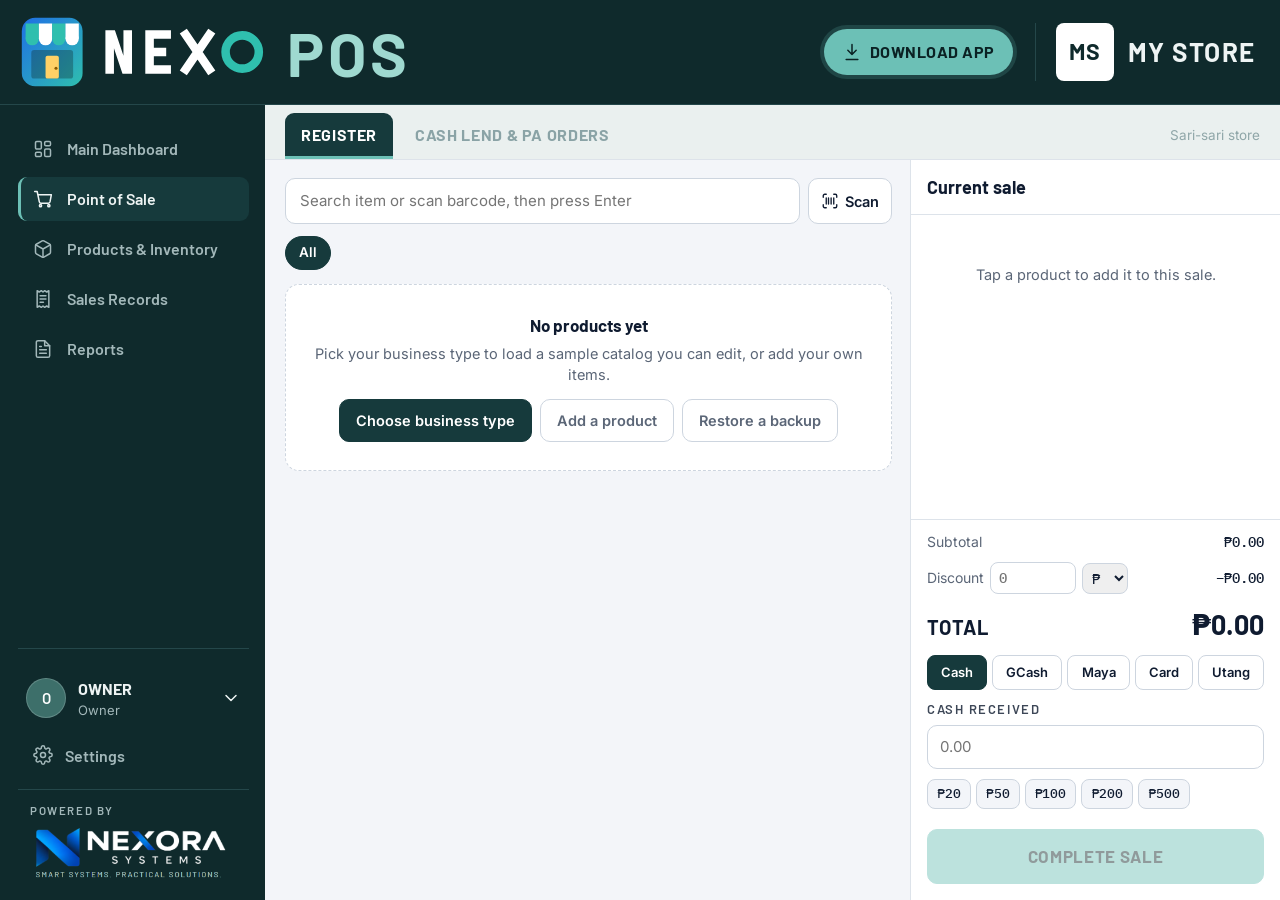
<file: nexo-pos/index.html>
<!doctype html><html><head><meta charset=utf8><meta name=viewport content="width=device-width,initial-scale=1,viewport-fit=cover"><style>:root{color-scheme:light;box-sizing:border-box;padding-top:env(safe-area-inset-top,0px);padding-bottom:env(safe-area-inset-bottom,0px)}html{scroll-padding-top:env(safe-area-inset-top,0px)}body{margin:0;padding:0;font:14px -apple-system,BlinkMacSystemFont,sans-serif;background:#fff;color:#000}img{max-width:100%}[hidden]:not([hidden=until-found i]){display:none!important}</style></head><body>
<title>NEXO POS</title>
<meta name="claude:viewport-fit-sides" content="cover">
<link rel="icon" type="image/svg+xml" href="[data-uri]">
<link rel="stylesheet" href="fonts/fonts.css">
<link rel="manifest" href="manifest.webmanifest">
<meta name="theme-color" content="#0f2a2c">
<meta name="apple-mobile-web-app-capable" content="yes">
<meta name="mobile-web-app-capable" content="yes">
<meta name="apple-mobile-web-app-title" content="NEXO POS">
<link rel="apple-touch-icon" href="icons/apple-180.png">
<style>
/* Layout: Nexora system shell. Dark teal header + left sidebar (account and Settings pinned at the bottom); light content with sub-tab bar, eyebrow page head and white cards. Single light theme on purpose, matching the Nexora product family. */
:root{
  --chrome:#0f2a2c; --chrome-2:#163a3c; --chrome-line:#24474a; --chrome-ink:#eef4f4; --chrome-muted:#a3b8ba; --teal:#6cc0b6;
  --bg:#f3f5f9; --surface:#ffffff; --line:#dde3ea; --ink:#0f1b30; --muted:#5b6677; --eyebrow:#1550b0; --tabbar:#eaf0ef;
  --primary:#163a3c; --primary-ink:#ffffff; --soft:#e3efee;
  --good:#1a7a4c; --good-soft:#dcf1e5; --warn:#a35d00; --warn-soft:#fbead0; --bad:#b4302a; --bad-soft:#f7dedb;
  --f-head:"Barlow","Arial Narrow","Segoe UI",system-ui,sans-serif;
  --f-body:"Inter","Segoe UI",system-ui,-apple-system,sans-serif;
  --f-mono:"IBM Plex Mono",ui-monospace,Menlo,Consolas,monospace;
  color-scheme:light;
}
html,body{height:100%}
body{background:var(--bg);color:var(--ink);font-family:var(--f-body);font-size:14.5px;line-height:1.45;overflow:hidden}
body::before{content:"";position:fixed;inset:0 0 auto;height:env(safe-area-inset-top,0px);z-index:10;background:var(--chrome)}
*{box-sizing:border-box}
button,input,select{font:inherit;color:inherit}
button{cursor:pointer}
:focus-visible{outline:2px solid var(--teal);outline-offset:2px}
h1,h2,h3{margin:0;font-family:var(--f-head);text-wrap:balance}
.num{font-variant-numeric:tabular-nums}
.mono{font-family:var(--f-mono);font-variant-numeric:tabular-nums}
.muted{color:var(--muted)}
svg.ic{width:20px;height:20px;fill:none;stroke:currentColor;stroke-width:1.8;stroke-linecap:round;stroke-linejoin:round;flex:none}

.app{height:100%;display:flex;flex-direction:column}
/* Header */
.hdr{background:var(--chrome);color:var(--chrome-ink);display:flex;align-items:center;gap:22px;border-bottom:1px solid var(--chrome-line);
  padding-block:14px;padding-left:max(18px,env(safe-area-inset-left,0px));padding-right:max(24px,env(safe-area-inset-right,0px))}
.hdr-logo{display:block;height:88px;width:auto;flex:none}
.hdr-div{width:1px;align-self:stretch;background:var(--chrome-line);flex:none}
.hdr-brand{flex:1;min-width:0;display:flex;align-items:center;justify-content:flex-start;gap:18px}
.poweredby{display:flex;flex-direction:column;gap:6px;padding:12px 12px 4px;margin-top:6px;border-top:1px solid var(--chrome-line)}
.poweredby span{font-family:var(--f-head);font-size:11.5px;font-weight:600;letter-spacing:.14em;text-transform:uppercase;color:var(--chrome-muted)}
.poweredby img{width:100%;max-width:200px;height:auto;display:block}
.hdr-nexo{height:76px;width:auto;flex:none;display:block}
.hdr-title{font-family:var(--f-head);font-weight:700;font-size:62px;letter-spacing:.06em;color:#9fd9d0;line-height:1;flex:none;text-transform:uppercase}
.hdr-client{display:flex;align-items:center;gap:14px;flex:0 1 auto;min-width:0;padding-left:20px;border-left:1px solid var(--chrome-line)}
.cwrap{min-width:0;display:flex;flex-direction:column;gap:3px}
.clbl{font-family:var(--f-head);font-weight:600;font-size:11.5px;letter-spacing:.16em;text-transform:uppercase;color:var(--chrome-muted)}
.clogo{width:58px;height:58px;border-radius:8px;background:#fff;display:grid;place-items:center;overflow:hidden;flex:none}
.clogo img{width:100%;height:100%;object-fit:contain}
.clogo .ini{font-family:var(--f-head);font-weight:700;font-size:23px;color:var(--chrome);letter-spacing:.02em}
.logoedit{display:flex;gap:18px;align-items:center;flex-wrap:wrap}
.logoedit .clogo{width:96px;height:96px;border:1px solid var(--line)}
.logoedit .clogo .ini{font-size:36px}
.filebtn{position:relative;overflow:hidden}
.filebtn input{position:absolute;inset:0;opacity:0;cursor:pointer}
.feerow{display:flex;gap:8px}.feerow .rate{position:relative;flex:0 0 96px}.feerow .rate input{width:100%;padding-right:28px}.feerow .rate i{position:absolute;right:12px;top:50%;transform:translateY(-50%);font-style:normal;color:var(--muted);pointer-events:none}.feerow>input{flex:1;min-width:0}
.scanphoto{display:flex;justify-content:center;align-items:center;gap:8px;width:100%;min-height:48px}
.cname{font-family:var(--f-head);font-weight:700;font-size:26px;letter-spacing:.06em;text-transform:uppercase;max-width:min(36vw,380px);line-height:1.1;white-space:nowrap;overflow:hidden;text-overflow:ellipsis;min-width:0}
.dlapp{display:inline-flex;align-items:center;gap:8px;flex:none;border:0;border-radius:999px;background:var(--teal);color:#0b2224;font-family:var(--f-head);font-weight:700;font-size:16px;letter-spacing:.03em;text-transform:uppercase;padding:11px 18px;box-shadow:0 0 0 4px rgba(108,192,182,.18)}.dlapp:hover{filter:brightness(1.06)}.dlapp .dl-s{display:none}@media (max-width:760px){.dlapp{padding:7px 11px;font-size:13px;margin-left:auto;gap:5px;box-shadow:none}.dlapp svg{width:15px;height:15px}.dlapp .dl-l{display:none}.dlapp .dl-s{display:inline}}.burger{display:none;border:1px solid var(--chrome-line);background:transparent;color:var(--chrome-ink);border-radius:8px;padding:7px}

.shell{flex:1;min-height:0;display:flex}
/* Sidebar */
.side{width:265px;flex:none;background:var(--chrome);color:var(--chrome-muted);display:flex;flex-direction:column;padding:22px 16px 14px max(18px,env(safe-area-inset-left,0px));gap:6px;overflow:auto}
.nav{display:flex;flex-direction:column;gap:6px}
.nav button{display:flex;align-items:center;gap:14px;width:100%;text-align:left;border:0;background:transparent;color:var(--chrome-muted);
  font-family:var(--f-head);font-weight:600;font-size:16px;line-height:1.2;padding:12px 12px;border-radius:9px;border-left:3px solid transparent}
.nav button:hover{color:var(--chrome-ink);background:rgba(255,255,255,.04)}
.nav button[aria-current="page"]{background:var(--chrome-2);color:var(--chrome-ink);border-left-color:var(--teal)}
.side-foot{margin-top:auto;border-top:1px solid var(--chrome-line);padding-top:14px;display:flex;flex-direction:column;gap:6px;position:relative}
.acct{display:flex;align-items:center;gap:12px;border:0;background:transparent;color:var(--chrome-ink);padding:8px 8px;border-radius:10px;text-align:left;width:100%}
.acct:hover{background:rgba(255,255,255,.05)}
.avatar{width:40px;height:40px;border-radius:50%;background:#3d6f6a;color:#fff;display:grid;place-items:center;font-family:var(--f-head);font-weight:600;font-size:15px;flex:none;overflow:hidden;border:1px solid rgba(255,255,255,.18)}
.acct .who{flex:1;min-width:0}
.acct .nm{display:block;font-family:var(--f-head);font-weight:700;font-size:16px;text-transform:uppercase;white-space:nowrap;overflow:hidden;text-overflow:ellipsis}
.acct .rl{display:block;font-size:13px;color:var(--chrome-muted)}
.acct .chev{transition:transform .15s}
.acct[aria-expanded="false"] .chev{transform:rotate(180deg)}
.setbtn{display:flex;align-items:center;gap:12px;border:0;background:transparent;color:var(--chrome-muted);font-family:var(--f-head);font-weight:600;font-size:16px;padding:10px 12px;border-radius:9px;border-left:3px solid transparent;width:100%;text-align:left}
.setbtn:hover{color:var(--chrome-ink)}
.setbtn[aria-current="page"]{background:var(--chrome-2);color:var(--chrome-ink);border-left-color:var(--teal)}
.menu{position:absolute;left:0;right:0;bottom:calc(100% + 6px);background:var(--surface);color:var(--ink);border-radius:12px;box-shadow:0 10px 30px rgba(5,20,22,.35);padding:8px;z-index:40}
.menu .mh{padding:8px 10px 10px;border-bottom:1px solid var(--line);margin-bottom:6px}
.menu .mh b{display:block;font-family:var(--f-head);font-size:16px}
.menu .mh span{font-size:12.5px;color:var(--muted);word-break:break-all}
.menu button{display:flex;align-items:center;gap:10px;width:100%;border:0;background:transparent;padding:9px 10px;border-radius:8px;text-align:left;font-weight:500}
.menu button:hover{background:var(--bg)}
.scrimside{display:none}

/* Main */
main{flex:1;min-width:0;display:flex;flex-direction:column;min-height:0}
.subtabs{display:flex;align-items:flex-end;gap:6px;background:var(--tabbar);border-bottom:1px solid var(--line);padding-top:8px;padding-left:max(20px,env(safe-area-inset-left,0px));padding-right:max(20px,env(safe-area-inset-right,0px));overflow-x:auto}
.subtabs button{border:0;background:transparent;font-family:var(--f-head);font-weight:700;font-size:16px;letter-spacing:.04em;text-transform:uppercase;color:#8aa3a6;padding:10px 16px;border-radius:9px 9px 0 0;white-space:nowrap;border-bottom:3px solid transparent}
.subtabs button[aria-selected="true"]{background:var(--primary);color:#fff;border-bottom-color:var(--teal)}
.subtabs .cap{margin-left:auto;align-self:center;font-size:13.5px;color:#8fa6a8;white-space:nowrap;padding-left:16px}
.page{flex:1;min-height:0;overflow:auto;padding-block:22px 40px;padding-left:max(20px,env(safe-area-inset-left,0px));padding-right:max(20px,env(safe-area-inset-right,0px))}
.wrap{max-width:1180px;display:flex;flex-direction:column;gap:18px}
.phead{display:flex;justify-content:space-between;align-items:flex-end;gap:16px;flex-wrap:wrap;padding-bottom:16px;border-bottom:1px solid var(--line)}
.eyebrow{font-family:var(--f-head);font-weight:600;font-size:14px;letter-spacing:.14em;text-transform:uppercase;color:var(--eyebrow);margin-bottom:4px}
.phead h2{font-size:30px;font-weight:700;letter-spacing:-.005em}
.dor{text-align:right}
.dor .k{font-family:var(--f-head);font-size:12.5px;letter-spacing:.12em;text-transform:uppercase;color:var(--muted);font-weight:600}
.dor .v{font-family:var(--f-mono);font-size:19px;font-weight:600}
.card{background:var(--surface);border:1px solid var(--line);border-radius:14px;padding:20px}
.card h3{font-size:17px;font-weight:700;margin-bottom:12px}
.lbl{font-family:var(--f-head);font-weight:600;font-size:13px;letter-spacing:.12em;text-transform:uppercase;color:#3d4757}
.filters{display:flex;flex-wrap:wrap;gap:14px 12px;align-items:flex-end}
.fld{display:flex;flex-direction:column;gap:6px;min-width:0}
.fld input,.fld select{border:1px solid #cdd5df;border-radius:10px;padding:10px 12px;background:var(--surface);font-size:15px;min-width:0;width:100%}
.btn{border:1px solid #cdd5df;background:var(--surface);border-radius:10px;padding:10px 16px;font-weight:600;font-size:14.5px;white-space:nowrap}
.btn:hover{border-color:#9fb0bf}
.btn.primary{background:var(--primary);border-color:var(--primary);color:var(--primary-ink)}
.btn.go{background:var(--teal);border-color:var(--teal);color:#0b2224}
.btn.danger{color:var(--bad);border-color:#e6b3ae}
.btn.sm{padding:6px 11px;font-size:13px;border-radius:8px}
.btn.big{width:100%;padding:14px;font-size:17px;font-family:var(--f-head);font-weight:700;letter-spacing:.04em;text-transform:uppercase}
.btn:disabled{opacity:.45;cursor:not-allowed}
.kpis{display:grid;grid-template-columns:repeat(4,minmax(0,1fr));gap:16px}
.kpi{background:var(--surface);border:1px solid var(--line);border-radius:14px;padding:18px 20px}
.kpi .k{font-family:var(--f-head);font-weight:600;font-size:13px;letter-spacing:.12em;text-transform:uppercase;color:#3d4757}
.kpi .v{font-family:var(--f-head);font-weight:700;font-size:32px;margin-top:6px;font-variant-numeric:tabular-nums;line-height:1.1}
.kpi .s{font-size:13.5px;color:var(--muted);margin-top:6px}
.two{display:grid;grid-template-columns:minmax(0,1.5fr) minmax(0,1fr);gap:16px}
.tablewrap{overflow-x:auto}
table{width:100%;border-collapse:collapse;font-size:14px}
th{text-align:left;font-family:var(--f-head);font-size:12.5px;letter-spacing:.1em;text-transform:uppercase;color:var(--muted);font-weight:600;padding:10px 12px;border-bottom:1px solid var(--line);white-space:nowrap}
td{padding:11px 12px;border-bottom:1px solid var(--line);vertical-align:middle}
tr:last-child td{border-bottom:0}
.r{text-align:right}
.acts{display:flex;gap:6px;justify-content:flex-end;flex-wrap:wrap}
.pill{display:inline-block;font-size:11.5px;font-weight:600;padding:3px 8px;border-radius:999px;background:#eef1f5;color:var(--muted);white-space:nowrap}
.pill.ok{background:var(--good-soft);color:var(--good)}.pill.low{background:var(--warn-soft);color:var(--warn)}.pill.out{background:var(--bad-soft);color:var(--bad)}.pill.sample{background:var(--soft);color:#2d6a64}
.voided td{opacity:.5;text-decoration:line-through}
.list .li{display:flex;justify-content:space-between;gap:10px;padding:10px 0;border-bottom:1px solid var(--line)}
.list .li:last-child{border-bottom:0}
.list .li>span:first-child{min-width:0;overflow:hidden;text-overflow:ellipsis}
.chart{display:flex;align-items:flex-end;gap:4px;height:180px;padding-top:20px;border-bottom:1px solid var(--line);position:relative}
.bar{flex:1;min-width:0;display:flex;align-items:flex-end;justify-content:center;height:100%}
.bar i{display:block;width:100%;max-width:30px;border-radius:5px 5px 0 0;background:#2f7f78;min-height:2px}
.bar i.zero{background:#e4e9ee}
.gridline{position:absolute;left:0;right:0;top:20px;border-top:1px dashed var(--line)}
.gridline span{position:absolute;right:0;top:-17px;font-size:11px;color:var(--muted);font-family:var(--f-mono)}
.xlab{display:flex;gap:4px;margin-top:6px}
.xlab span{flex:1;min-width:0;text-align:center;font-size:11px;color:var(--muted);overflow:hidden;white-space:nowrap}
.hbar{height:8px;border-radius:4px;background:#e8edf1;overflow:hidden;margin-top:6px}
.hbar i{display:block;height:100%;background:#2f7f78}

/* Register */
.reg{flex:1;min-height:0;display:grid;grid-template-columns:minmax(0,1fr) 370px}
.catalog{min-width:0;min-height:0;display:flex;flex-direction:column;gap:12px;padding-block:18px;padding-left:max(20px,env(safe-area-inset-left,0px));padding-right:18px}
.search{border:1px solid #cdd5df;background:var(--surface);border-radius:10px;padding:11px 14px;font-size:15px;width:100%}
.cats{display:flex;gap:6px;overflow-x:auto;padding-bottom:2px}
.chip{border:1px solid #cdd5df;background:var(--surface);border-radius:999px;padding:6px 13px;font-size:13.5px;font-weight:600;white-space:nowrap;color:var(--muted)}
.chip[aria-pressed="true"]{background:var(--primary);color:#fff;border-color:var(--primary)}
.grid{flex:1;min-height:0;overflow:auto;display:grid;grid-template-columns:repeat(auto-fill,minmax(155px,1fr));gap:10px;align-content:start;padding-bottom:90px}
.tile{border:1px solid var(--line);background:var(--surface);border-radius:12px;padding:12px;text-align:left;display:flex;flex-direction:column;gap:8px;min-height:110px;transition:transform .08s,border-color .15s}
.tile:hover{border-color:var(--teal)}
.tile:active{transform:scale(.97)}
.tile .nm{font-weight:600;font-size:14px;line-height:1.25;flex:1}
.tile .row{display:flex;justify-content:space-between;align-items:flex-end;gap:6px}
.tile .pr{font-family:var(--f-head);font-weight:700;font-size:18px;font-variant-numeric:tabular-nums}
.tile .un{font-size:11.5px;color:var(--muted)}
.empty{border:1.5px dashed #cdd5df;border-radius:14px;padding:28px;text-align:center;color:var(--muted);grid-column:1/-1;background:var(--surface)}
.cart{min-width:0;min-height:0;background:var(--surface);border-left:1px solid var(--line);display:flex;flex-direction:column}
.cart-h{display:flex;justify-content:space-between;align-items:center;padding:14px 16px;border-bottom:1px solid var(--line)}
.cart-h h3{font-size:18px}
.lines{flex:1;min-height:0;overflow:auto;padding:4px 16px}
.line{display:grid;grid-template-columns:minmax(0,1fr) auto;gap:4px 10px;padding:10px 0;border-bottom:1px solid var(--line)}
.line .ln{font-weight:600;font-size:14px}
.line .lt{font-family:var(--f-head);font-weight:700;font-size:16px;text-align:right;font-variant-numeric:tabular-nums}
.qty{display:flex;align-items:center;gap:4px}
.qty button{width:30px;height:30px;border-radius:8px;border:1px solid #cdd5df;background:var(--bg);font-weight:700;font-size:16px;line-height:1}
.qty input{width:62px;text-align:center;border:1px solid #cdd5df;border-radius:8px;padding:4px;font-family:var(--f-mono)}
.line .at{font-size:12.5px;color:var(--muted);display:flex;align-items:center;gap:8px;justify-content:flex-end}
.x{border:0;background:none;color:var(--muted);font-size:13px;text-decoration:underline;padding:0}
.pay{border-top:1px solid var(--line);padding:12px 16px 16px;display:flex;flex-direction:column;gap:10px}
.sumrow{display:flex;justify-content:space-between;align-items:center;font-size:14px}
.total{display:flex;justify-content:space-between;align-items:baseline;font-family:var(--f-head);font-weight:700;font-size:20px;text-transform:uppercase;letter-spacing:.04em}
.total .num{font-size:28px;letter-spacing:0}
.seg{display:flex;flex-wrap:wrap;gap:5px}
.seg button{flex:1 1 auto;border:1px solid #cdd5df;background:var(--surface);border-radius:8px;padding:7px 8px;font-size:13px;font-weight:600}
.seg button[aria-pressed="true"]{background:var(--primary);color:#fff;border-color:var(--primary)}
.quick{display:flex;gap:5px;flex-wrap:wrap}
.quick button{border:1px solid #cdd5df;background:var(--bg);border-radius:8px;padding:5px 9px;font-family:var(--f-mono);font-size:13px}
.change{display:flex;justify-content:space-between;font-weight:600;padding:8px 10px;border-radius:9px;background:var(--good-soft);color:var(--good)}
.change.short{background:var(--bad-soft);color:var(--bad)}
.discrow{display:flex;gap:6px;align-items:center}
.discrow input{width:86px;border:1px solid #cdd5df;border-radius:8px;padding:5px 8px;font-family:var(--f-mono)}
.discrow select{border:1px solid #cdd5df;border-radius:8px;padding:5px}
.cartbar{display:none}

/* Modal, toast */
.scrim{position:fixed;inset:0;background:rgba(8,22,24,.55);z-index:50;display:grid;place-items:center;padding-block:max(16px,env(safe-area-inset-top,0px));padding-left:max(16px,env(safe-area-inset-left,0px));padding-right:max(16px,env(safe-area-inset-right,0px))}
.modal{background:var(--surface);border-radius:16px;box-shadow:0 20px 50px rgba(0,0,0,.3);width:min(540px,100%);max-height:100%;overflow:auto;padding:22px;display:flex;flex-direction:column;gap:14px}
.modal h2{font-size:22px}
.mfoot{display:flex;gap:8px;justify-content:flex-end;flex-wrap:wrap}
.form{display:grid;grid-template-columns:repeat(2,minmax(0,1fr));gap:12px}
.form .full{grid-column:1/-1}
.check{display:flex;gap:8px;align-items:center;font-weight:500}
.receipt{font-family:var(--f-mono);font-size:12.5px;line-height:1.5;white-space:pre;overflow-x:auto;background:var(--bg);border:1px solid var(--line);border-radius:10px;padding:14px;margin:0}
.rtools{display:grid;grid-template-columns:repeat(4,minmax(0,1fr));gap:8px}
.rtool{display:flex;flex-direction:column;align-items:center;gap:6px;border:1px solid #cdd5df;background:var(--surface);border-radius:12px;padding:12px 6px;font-weight:600;font-size:13px;text-align:center}
.rtool:hover{border-color:var(--teal);background:var(--soft)}
.rtool[aria-expanded="true"]{border-color:var(--primary);background:var(--soft)}
.share{display:grid;grid-template-columns:repeat(auto-fill,minmax(130px,1fr));gap:8px;padding:12px;border:1px solid var(--line);border-radius:12px;background:var(--bg)}
.share a,.share button{display:flex;align-items:center;justify-content:center;gap:8px;border:1px solid #cdd5df;background:var(--surface);border-radius:10px;padding:10px;font-weight:600;font-size:13.5px;color:var(--ink);text-decoration:none}
.share a:hover,.share button:hover{border-color:var(--teal)}
.share p{grid-column:1/-1;margin:0;font-size:12.5px;color:var(--muted)}
.rimg{max-width:100%;border:1px solid var(--line);border-radius:10px;display:block;margin:0 auto}
@media (max-width:520px){.rtools{grid-template-columns:repeat(2,minmax(0,1fr))}}
.sects{flex-wrap:wrap}
.supgrid{display:grid;grid-template-columns:repeat(auto-fill,minmax(230px,1fr));gap:10px}
.supcard{border:1px solid var(--line);border-radius:12px;padding:12px;display:flex;flex-direction:column;gap:10px;background:var(--surface)}
.supcard.on{border-color:var(--primary);box-shadow:inset 0 0 0 1px var(--primary);background:var(--soft)}
.supcard-main{display:flex;flex-direction:column;gap:3px;text-align:left;background:none;border:0;padding:0}.supcard-main b{font-family:var(--f-head);font-size:16px}.supcard-main span{font-size:13px}
table.plan td.supcell{min-width:175px}table.plan td:nth-child(2){min-width:150px}table.plan td.supcell select{width:100%;border:1px solid #cdd5df;border-radius:8px;padding:5px 6px;font-size:13px;background:var(--surface)}
.sprows{display:flex;flex-direction:column;gap:6px}.sprow{display:flex;gap:8px;align-items:center}.sprow select{flex:1;min-width:0;border:1px solid #cdd5df;border-radius:9px;padding:8px}.sprow input{width:110px;border:1px solid #cdd5df;border-radius:9px;padding:8px;font-family:var(--f-mono)}
table.spl input{width:110px;text-align:right;border:1px solid #cdd5df;border-radius:8px;padding:5px 7px;font-family:var(--f-mono)}
.cheap{color:var(--good);font-weight:700}
table.spl input{width:96px}table.spl td:first-child{min-width:180px}table.spl input.mk{width:76px}
.lotsup{font-family:var(--f-body);font-size:12px;color:var(--muted);max-width:150px;margin-left:auto;white-space:nowrap;overflow:hidden;text-overflow:ellipsis}
.howprice .hp{display:grid;grid-template-columns:repeat(auto-fit,minmax(220px,1fr));gap:12px}.howprice .hp>div{display:flex;flex-direction:column;gap:4px;padding:12px;border-radius:10px;background:var(--soft)}.howprice .hp span{font-size:13.5px;color:var(--muted)}
.mchart{display:flex;align-items:flex-end;gap:3px;height:150px;padding-top:8px}.mchart>div{flex:1;min-width:0;display:flex;flex-direction:column;justify-content:flex-end;align-items:center;height:100%}
.mchart i{display:block;width:100%;background:var(--primary);border-radius:3px 3px 0 0;min-height:2px}.mchart i.z{background:var(--line)}.mchart span{font-size:10px;color:var(--muted);margin-top:4px;font-family:var(--f-mono)}
.insnote{margin:4px 0 0;font-size:13px;color:var(--muted)}.chg-up{color:var(--good)}.chg-dn{color:var(--bad)}
.staffbar{display:grid;grid-template-columns:minmax(90px,160px) 1fr auto;gap:10px;align-items:center;margin-bottom:10px;font-size:14px}
.scanrow{display:flex;gap:8px;align-items:stretch;min-width:0}.scanrow>input{flex:1;min-width:0}
.scanbtn{display:inline-flex;align-items:center;gap:6px;padding:8px 12px;white-space:nowrap}.scanbtn .ic{width:18px;height:18px}
.scanbox{position:relative;width:100%;aspect-ratio:4/3;max-width:100%;background:#0b1c1e;border-radius:14px;overflow:hidden}
.scanbox video{width:100%;height:100%;object-fit:cover;display:block}
.scanline{position:absolute;left:10%;right:10%;top:50%;height:2px;background:#ff5a4e;box-shadow:0 0 12px #ff5a4e;animation:scanmove 1.8s ease-in-out infinite alternate}
@keyframes scanmove{from{top:30%}to{top:70%}}
@media (prefers-reduced-motion:reduce){.scanline{animation:none}}
@media (max-width:520px){.scanbtn span{display:none}}
#lock{position:fixed;inset:0;z-index:80;background:var(--chrome);color:#fff;overflow:auto;display:flex;justify-content:center;padding-block:max(24px,env(safe-area-inset-top,0px));padding-left:max(16px,env(safe-area-inset-left,0px));padding-right:max(16px,env(safe-area-inset-right,0px))}
.lk{width:min(720px,100%);display:flex;flex-direction:column;align-items:center;gap:14px;text-align:center}
.lk-top{display:flex;flex-direction:column;align-items:center;gap:6px;margin-bottom:10px}.lk-top .hdr-nexo{height:64px}
.lk-store{font-family:var(--f-head);font-weight:700;letter-spacing:.08em;color:var(--chrome-muted)}
.lk h2{font-size:28px}.lk p{margin:0;color:var(--chrome-muted)}
.lk-grid{display:grid;grid-template-columns:repeat(auto-fill,minmax(150px,1fr));gap:12px;width:100%;margin-top:8px}
.lk-u{display:flex;flex-direction:column;align-items:center;gap:6px;background:var(--chrome-2);border:1px solid var(--chrome-line);border-radius:16px;padding:18px 10px;color:#fff}
.lk-u:hover{border-color:var(--teal)}.lk-u .avatar{width:56px;height:56px;font-size:20px}.lk-u b{font-family:var(--f-head);font-size:17px}.lk-u span:last-child{font-size:12.5px;color:var(--chrome-muted)}
.lk-back{background:none;border:0;color:var(--teal);font-weight:600}
.lk-who{display:flex;align-items:center;gap:12px;text-align:left}.lk-who .avatar{width:52px;height:52px;font-size:19px}.lk-who b{display:block;font-family:var(--f-head);font-size:20px}.lk-who span{color:var(--chrome-muted);font-size:13px}
.lk-dots{display:flex;gap:12px;margin:4px 0}.lk-dots i{width:14px;height:14px;border-radius:50%;border:2px solid var(--teal)}.lk-dots i.on{background:var(--teal)}
.lk-pad{display:grid;grid-template-columns:repeat(3,76px);gap:12px}.lk-pad button{height:64px;border-radius:16px;border:1px solid var(--chrome-line);background:var(--chrome-2);color:#fff;font-family:var(--f-head);font-size:26px;font-weight:600}.lk-pad button:active{background:var(--teal);color:#0b2224}
.lk .btn.big{width:min(252px,100%)}.lk-foot{font-size:12.5px;margin-top:10px!important}
ol.steps{margin:0;padding-left:20px;display:flex;flex-direction:column;gap:8px}
.shiftrow{display:flex;flex-wrap:wrap;gap:12px}.shift{display:flex;gap:10px;align-items:center;border:1px solid var(--line);border-radius:12px;padding:10px 14px;min-width:220px}.shift b{display:block}.shift span{display:block;font-size:12.5px;color:var(--muted)}
body[data-role="cashier"] [data-act="view"][data-v="reports"],body[data-role="cashier"] .setbtn,body[data-role="cashier"] [data-act="goSettings"],
body[data-role="cashier"] [data-act="goType"],body[data-role="cashier"] [data-act="editProduct"],body[data-role="cashier"] [data-act="restock"],body[data-role="cashier"] [data-act="removeSamples"],body[data-role="cashier"] [data-act="voidSale"],
body[data-role="cashier"] #subtabs [data-v="restock"],body[data-role="cashier"] #subtabs [data-v="suppliers"],body[data-role="cashier"] #subtabs [data-v="store"],body[data-role="cashier"] #subtabs [data-v="type"],body[data-role="cashier"] #subtabs [data-v="staff"],body[data-role="cashier"] #subtabs [data-v="data"],
body[data-role="manager"] #subtabs [data-v="staff"],body[data-role="manager"] #subtabs [data-v="data"],body[data-role="manager"] [data-act="wipe"]{display:none!important}
.svgrid{display:grid;grid-template-columns:minmax(0,1fr);gap:16px;max-width:820px}
#svcPage .kpi .v{font-size:clamp(20px,2.3vw,28px);overflow-wrap:anywhere}
.duerow{display:flex;gap:8px;flex-wrap:wrap;align-items:center}.duerow input{flex:0 1 180px}
.terms{border:1px solid var(--line);border-radius:12px;padding:12px;background:var(--bg)}
table.sched input{border:1px solid #cdd5df;border-radius:8px;padding:4px 6px;font-family:var(--f-mono);font-size:13px}
table.sched td{padding:6px 8px}
.svsum{display:flex;flex-direction:column;gap:6px;border-top:1px solid var(--line);padding-top:10px}
.svtypes{display:grid;grid-template-columns:repeat(auto-fill,minmax(140px,1fr));gap:8px}
.svtype{display:flex;flex-direction:column;gap:3px;text-align:left;border:1.5px solid var(--line);background:var(--surface);border-radius:12px;padding:12px}
.svtype b{font-family:var(--f-head);font-size:16px}.svtype span{font-size:12px;color:var(--muted)}
.svtype[aria-pressed="true"]{border-color:var(--primary);background:var(--soft);box-shadow:inset 0 0 0 1px var(--primary)}
.svtype.uc[aria-pressed="true"]{border-color:var(--warn);background:var(--warn-soft);box-shadow:inset 0 0 0 1px var(--warn)}
#svcPage .sugbox{top:auto;transform:none;bottom:auto}
#svcPage .custwrap .sugbox{position:absolute;top:100%;margin-top:4px}
.tile.svc{border-style:dashed;border-color:#9fc9c3;background:var(--soft)}
.tile.svc .pr{font-size:15px;color:var(--primary)}
.tile.svc.uc{border-color:#e7c38a;background:var(--warn-soft)}
.line.svcline .lt{color:var(--primary)}
.dlgrid{display:grid;grid-template-columns:repeat(3,minmax(0,1fr));gap:14px}
.dlbox{border:1px solid var(--line);border-radius:12px;padding:14px;display:flex;flex-direction:column;gap:10px;min-width:0}
.dlbox p{margin:0;font-size:13px}
.closing{display:flex;justify-content:space-between;align-items:center;gap:14px;flex-wrap:wrap;background:var(--primary);color:#fff;border-color:var(--primary)}
.closing .btn:not(.go){background:transparent;color:#fff;border-color:rgba(255,255,255,.4)}
.rep h4{font-family:var(--f-head);font-size:14px;letter-spacing:.1em;text-transform:uppercase;color:var(--primary);background:var(--tabbar);padding:6px 10px;border-radius:6px;margin:16px 0 4px}
.rep-h{display:flex;justify-content:space-between;gap:12px;border-bottom:2px solid var(--primary);padding-bottom:10px}
.rep tr.foot td{border-top:1.5px solid var(--muted)}
.modal:has(.rep){width:min(820px,100%)}
@media (max-width:980px){.dlgrid{grid-template-columns:minmax(0,1fr)}}
table.plan input[type=number]{width:84px;text-align:right;border:1px solid #cdd5df;border-radius:8px;padding:5px 7px;font-family:var(--f-mono)}
table.plan tr.off td{opacity:.45}
table.tmpl td,table.tmpl th{font-family:var(--f-mono);font-size:12.5px;text-transform:none;letter-spacing:0;white-space:nowrap}
table.imp tr.bad td{background:var(--bad-soft)}
.modal:has(table.imp){width:min(760px,100%)}
tr.sect td{background:var(--tabbar);padding:0;border-bottom:1px solid var(--line)}
tr.sect button{display:flex;align-items:center;gap:10px;width:100%;border:0;background:transparent;padding:10px 12px;text-align:left;flex-wrap:wrap}
tr.sect .sn{font-family:var(--f-head);font-weight:700;font-size:15px;letter-spacing:.1em;text-transform:uppercase;color:var(--primary)}
tr.sect .sm{font-size:12.5px;color:var(--muted)}
.hint{font-size:12.5px;color:var(--muted);margin-top:2px}
.hint .x{color:var(--eyebrow);font-weight:600}
table.lots input{width:90px;text-align:right;border:1px solid #cdd5df;border-radius:8px;padding:5px 7px;font-family:var(--f-mono)}
table.lots td,table.lots th{padding:6px 8px}
.custwrap{position:relative}
.sugbox{position:absolute;left:0;right:0;top:20px;transform:translateY(calc(-100% - 4px));background:var(--surface);border:1px solid #cdd5df;border-radius:12px;box-shadow:0 12px 30px rgba(8,22,24,.18);max-height:280px;overflow:auto;z-index:15;padding:4px}
.sug{display:flex;justify-content:space-between;align-items:center;gap:10px;width:100%;border:0;background:transparent;text-align:left;padding:9px 10px;border-radius:8px;font-size:13.5px}
.sug:hover,.sug:focus-visible{background:var(--soft)}
.custinfo{display:flex;flex-direction:column;gap:2px;font-size:12.5px}
.custinfo:empty{display:none}
.toast{position:fixed;left:50%;transform:translateX(-50%);bottom:calc(84px + env(safe-area-inset-bottom,0px));background:var(--chrome);color:#fff;padding:10px 16px;border-radius:10px;font-weight:500;z-index:60;max-width:calc(100% - 32px)}
.banner{background:#fff4dc;color:#5c3d00;font-size:13px;padding-block:7px;padding-left:max(20px,env(safe-area-inset-left,0px));padding-right:max(20px,env(safe-area-inset-right,0px));border-bottom:1px solid #f1dcae}
.presets{display:grid;grid-template-columns:repeat(4,minmax(0,1fr));gap:12px}
.preset{border:1.5px solid var(--line);background:var(--surface);border-radius:12px;padding:16px;text-align:left;display:flex;flex-direction:column;gap:6px}
.preset:hover{border-color:var(--teal)}
.preset[aria-pressed="true"]{border-color:var(--primary);box-shadow:inset 0 0 0 1px var(--primary)}
.preset b{font-family:var(--f-head);font-size:17px}
.preset span{font-size:13px;color:var(--muted)}
.loading{height:100%;display:grid;place-items:center;color:var(--muted)}
.profile{display:flex;gap:16px;align-items:center}
.profile .avatar{width:56px;height:56px;font-size:20px;background:#2f6b66}

@media (max-width:1100px){.hdr-nexo{height:58px}.hdr-title{font-size:47px}.cname{font-size:22px}.clogo{width:50px;height:50px}.hdr-logo{height:70px}}
@media (max-width:980px){.kpis{grid-template-columns:repeat(2,minmax(0,1fr))}.two{grid-template-columns:minmax(0,1fr)}.presets{grid-template-columns:repeat(2,minmax(0,1fr))}}
@media (max-width:860px){
  .hdr{gap:12px;padding-block:10px}.hdr-logo{height:48px}.hdr-client{display:none}.hdr-nexo{height:40px}.hdr-title{font-size:32px}.hdr-brand{gap:10px}.burger{display:block}
  .side{position:fixed;top:0;bottom:0;left:0;z-index:45;transform:translateX(-105%);transition:transform .2s;padding-top:calc(22px + env(safe-area-inset-top,0px));padding-bottom:calc(14px + env(safe-area-inset-bottom,0px))}
  .side.open{transform:none}
  .scrimside.open{display:block;position:fixed;inset:0;background:rgba(8,22,24,.5);z-index:44}
  .reg{grid-template-columns:minmax(0,1fr)}
  .catalog{padding-right:max(20px,env(safe-area-inset-right,0px))}
  .cart{position:fixed;inset:0;z-index:30;border-left:0;transform:translateY(100%);transition:transform .2s;padding-top:env(safe-area-inset-top,0px);padding-bottom:env(safe-area-inset-bottom,0px)}
  .cart.open{transform:none}
  .cartbar{display:flex;position:fixed;left:0;right:0;bottom:0;z-index:20;gap:10px;align-items:center;justify-content:space-between;background:var(--chrome);color:#fff;
    padding-top:12px;padding-bottom:calc(12px + env(safe-area-inset-bottom,0px));padding-left:max(16px,env(safe-area-inset-left,0px));padding-right:max(16px,env(safe-area-inset-right,0px))}
  .subtabs .cap{display:none}
}
@media (min-width:861px){.closecart{display:none}}
@media (max-width:520px){.hdr-logo{display:none}.hdr-div{display:none}.hdr-nexo{height:36px}.hdr-title{font-size:29px}.phead h2{font-size:24px}.form{grid-template-columns:minmax(0,1fr)}.hide-sm{display:none}.kpi .v{font-size:24px}.subtabs button{font-size:14px;padding:9px 12px}}
@media (prefers-reduced-motion:reduce){*{transition:none!important}}
</style>

<div class="app">
  <header class="hdr">
    <button class="burger" data-act="side" aria-label="Open menu"><svg class="ic" viewBox="0 0 24 24"><path d="M3 6h18M3 12h18M3 18h18"/></svg></button>
    <div class="hdr-brand"><svg class="hdr-nexo" xmlns="http://www.w3.org/2000/svg" viewBox="0 0 264 80" role="img" aria-label="NEXO"><defs><linearGradient id="g1d" x1="0" y1="0" x2="1" y2="1"><stop offset="0" stop-color="#1f6fe5"/><stop offset="1" stop-color="#2fbfae"/></linearGradient><linearGradient id="t1d" x1="0" y1="0" x2="1" y2="1"><stop offset="0" stop-color="#3b8cff"/><stop offset="1" stop-color="#3fd3bf"/></linearGradient></defs><rect x="4" y="4" width="64" height="72" rx="14" fill="url(#g1d)"/><g><rect x="8" y="10" width="14" height="16" fill="#2fbfae"/><circle cx="15" cy="26" r="7" fill="#2fbfae"/><rect x="22" y="10" width="14" height="16" fill="#ffffff"/><circle cx="29" cy="26" r="7" fill="#ffffff"/><rect x="36" y="10" width="14" height="16" fill="#2fbfae"/><circle cx="43" cy="26" r="7" fill="#2fbfae"/><rect x="50" y="10" width="14" height="16" fill="#ffffff"/><circle cx="57" cy="26" r="7" fill="#ffffff"/></g><rect x="14" y="38" width="44" height="30" rx="3" fill="#0f2a2c" opacity=".35"/><rect x="29" y="44" width="14" height="24" rx="2" fill="#ffd166"/><circle cx="40" cy="57" r="1.6" fill="#8a5a00"/><path d="M92 17H102L111 44V17H120V63H110L101 36V63H92Z" fill="#ffffff"/><path d="M161 21.5H138.5V58.5H161M138.5 40H156" fill="none" stroke="#ffffff" stroke-width="9"/><path d="M174 18L204 62M204 18L174 62" fill="none" stroke="#ffffff" stroke-width="9"/><circle cx="236" cy="40" r="17.5" fill="none" stroke="#2fbfae" stroke-width="9"/></svg>
    <div class="hdr-title">POS</div></div>
    <button id="dlApp" class="dlapp" data-act="dlApp" hidden><svg class="ic" viewBox="0 0 24 24"><path d="M12 3v12m0 0-5-5m5 5 5-5M5 21h14"/></svg><span class="dl-l">Download app</span><span class="dl-s">Install</span></button><div class="hdr-client"><div class="clogo" id="clogo"></div><div class="cwrap"><div class="cname" id="clientName">My Store</div></div></div>
  </header>
  <div class="shell">
    <aside class="side" id="side">
      <nav class="nav" aria-label="Main">
        <button data-act="view" data-v="dash"><svg class="ic" viewBox="0 0 24 24"><rect x="3" y="3" width="7" height="9" rx="1.5"/><rect x="14" y="3" width="7" height="5" rx="1.5"/><rect x="14" y="12" width="7" height="9" rx="1.5"/><rect x="3" y="16" width="7" height="5" rx="1.5"/></svg>Main Dashboard</button>
        <button data-act="view" data-v="sell"><svg class="ic" viewBox="0 0 24 24"><circle cx="9" cy="20" r="1.3"/><circle cx="19" cy="20" r="1.3"/><path d="M2 3h3l2.6 12.4a2 2 0 0 0 2 1.6h8.8a2 2 0 0 0 2-1.5L22 7H6"/></svg>Point of Sale</button>
        <button data-act="view" data-v="products"><svg class="ic" viewBox="0 0 24 24"><path d="M21 16V8a2 2 0 0 0-1-1.73l-7-4a2 2 0 0 0-2 0l-7 4A2 2 0 0 0 3 8v8a2 2 0 0 0 1 1.73l7 4a2 2 0 0 0 2 0l7-4A2 2 0 0 0 21 16z"/><path d="M3.3 7 12 12l8.7-5M12 22V12"/></svg>Products &amp; Inventory</button>
        <button data-act="view" data-v="sales"><svg class="ic" viewBox="0 0 24 24"><path d="M5 2v20l2.5-1.6L10 22l2-1.6L14 22l2.5-1.6L19 22V2l-2.5 1.6L14 2l-2 1.6L10 2 7.5 3.6z"/><path d="M8.5 8h7M8.5 12h7M8.5 16h4"/></svg>Sales Records</button>
        <button data-act="view" data-v="reports"><svg class="ic" viewBox="0 0 24 24"><path d="M14 2H6a2 2 0 0 0-2 2v16a2 2 0 0 0 2 2h12a2 2 0 0 0 2-2V8z"/><path d="M14 2v6h6M16 13H8M16 17H8M10 9H8"/></svg>Reports</button>
      </nav>
      <div class="side-foot">
        <div id="acctMenu"></div>
        <button class="acct" id="acctBtn" data-act="acct" aria-expanded="false"><span class="avatar" id="av">—</span><span class="who"><span class="nm" id="acctName">Loading…</span><span class="rl" id="acctRole">&nbsp;</span></span><svg class="ic chev" viewBox="0 0 24 24"><path d="m18 15-6-6-6 6"/></svg></button>
        <button class="setbtn" data-act="view" data-v="settings"><svg class="ic" viewBox="0 0 24 24"><circle cx="12" cy="12" r="3"/><path d="M19.4 15a1.65 1.65 0 0 0 .33 1.82l.06.06a2 2 0 1 1-2.83 2.83l-.06-.06a1.65 1.65 0 0 0-1.82-.33 1.65 1.65 0 0 0-1 1.51V21a2 2 0 0 1-4 0v-.09A1.65 1.65 0 0 0 9 19.4a1.65 1.65 0 0 0-1.82.33l-.06.06a2 2 0 1 1-2.83-2.83l.06-.06a1.65 1.65 0 0 0 .33-1.82 1.65 1.65 0 0 0-1.51-1H3a2 2 0 0 1 0-4h.09A1.65 1.65 0 0 0 4.6 9a1.65 1.65 0 0 0-.33-1.82l-.06-.06a2 2 0 1 1 2.83-2.83l.06.06a1.65 1.65 0 0 0 1.82.33H9a1.65 1.65 0 0 0 1-1.51V3a2 2 0 0 1 4 0v.09a1.65 1.65 0 0 0 1 1.51 1.65 1.65 0 0 0 1.82-.33l.06-.06a2 2 0 1 1 2.83 2.83l-.06.06a1.65 1.65 0 0 0-.33 1.82V9a1.65 1.65 0 0 0 1.51 1H21a2 2 0 0 1 0 4h-.09a1.65 1.65 0 0 0-1.51 1z"/></svg>Settings</button>
        <div class="poweredby"><span>Powered by</span><img src="[data-uri]" alt="Nexora Systems — Smart systems. Practical solutions."></div>
      </div>
    </aside>
    <div class="scrimside" id="scrimside" data-act="side"></div>
    <main>
      <div class="banner" id="banner" hidden></div>
      <div class="subtabs" id="subtabs" role="tablist"></div>
      <div id="view" style="flex:1;min-height:0;display:flex;flex-direction:column"><div class="loading"><div style="display:flex;flex-direction:column;align-items:center;gap:14px"><img src="[data-uri]" alt="NEXO" style="width:220px;height:auto"><span>Opening your store…</span></div></div></div>
    </main>
  </div>
</div>
<div id="modalRoot"></div>
<div id="toastRoot"></div>

<script src="vendor/jspdf.umd.min.js"></script>
<script>
const NEXO_LOGO='[data-uri]';
let NEXO_PNG=null;(function(){const i=new Image();i.onload=()=>{try{const c=document.createElement('canvas');c.width=528;c.height=160;c.getContext('2d').drawImage(i,0,0,528,160);NEXO_PNG=c.toDataURL('image/png')}catch(e){}};i.src=NEXO_LOGO})();
/* ---------- Business presets (sample catalogs, typical PH prices) ---------- */
const PRESETS={
  sari:{label:'Sari-sari store',blurb:'Snacks, drinks, canned goods, utang list',products:[
    ['Lucky Me Pancit Canton','Noodles',18,14.5,'pack',48],['Lucky Me Beef na Beef','Noodles',12,9.5,'pack',36],['Coke Mismo 290ml','Drinks',20,16.5,'bottle',24],['Royal Mismo 290ml','Drinks',20,16.5,'bottle',18],
    ['Kopiko Brown 3-in-1','Coffee',10,8,'sachet',60],['Nescafé Original Twin','Coffee',12,9.8,'sachet',40],['Bear Brand 33g','Milk',14,11.5,'sachet',30],['Century Tuna Flakes 155g','Canned',38,33,'can',20],
    ['Argentina Corned Beef 150g','Canned',42,36,'can',15],['Ligo Sardines 155g','Canned',25,21,'can',24],['Piattos Cheese 40g','Snacks',20,16.5,'pack',20],['Chippy BBQ 27g','Snacks',12,9.5,'pack',25],
    ['Skyflakes Crackers','Snacks',8,6.5,'pack',40],['Safeguard Bar 60g','Household',32,27,'pc',12],['Surf Powder 65g','Household',10,8,'sachet',40],['Itlog (egg)','Fresh',9,7.5,'pc',60],
    ['Bigas (rice)','Fresh',52,46,'kg',25],['Yelo (ice)','Fresh',5,2,'pc',50]]},
  coffee:{label:'Coffee shop',blurb:'Drinks by size, pastries, add-ons',products:[
    ['Americano 12oz','Hot coffee',90,22,'cup',null],['Café Latte 12oz','Hot coffee',120,32,'cup',null],['Café Latte 16oz','Hot coffee',140,38,'cup',null],['Spanish Latte 16oz','Iced coffee',150,40,'cup',null],
    ['Iced Caramel Macchiato 16oz','Iced coffee',160,42,'cup',null],['Cold Brew 16oz','Iced coffee',130,30,'cup',null],['Iced Matcha Latte 16oz','Non-coffee',150,45,'cup',null],['Hot Chocolate 12oz','Non-coffee',110,28,'cup',null],
    ['Butter Croissant','Pastries',85,35,'pc',12],['Ensaymada','Pastries',60,22,'pc',15],['Banana Bread slice','Pastries',70,24,'slice',10],['Extra espresso shot','Add-ons',30,8,'pc',null],
    ['Oat milk swap','Add-ons',40,15,'pc',null],['Vanilla syrup','Add-ons',20,5,'pc',null]]},
  bakery:{label:'Cake & cookie shop',blurb:'Whole cakes, slices, cookie boxes',products:[
    ['Chocolate Moist Cake 8"','Whole cakes',650,280,'pc',3],['Ube Macapuno Cake 8"','Whole cakes',720,300,'pc',2],['Mango Bravo 8"','Whole cakes',950,420,'pc',2],['Red Velvet slice','Slices',120,40,'slice',10],
    ['Blueberry Cheesecake slice','Slices',140,50,'slice',8],['Choco Chip Cookie','Cookies',35,12,'pc',40],['Choco Chip Cookies box of 6','Cookies',190,70,'box',10],['Crinkles box of 12','Cookies',180,60,'box',8],
    ['Fudge Brownies box of 6','Bars',220,80,'box',6],['Vanilla Cupcake','Cupcakes',55,18,'pc',24],['Custom cake deposit','Orders',500,0,'pc',null],['Candle & topper','Add-ons',25,8,'pc',30]]},
  hardware:{label:'Hardware store',blurb:'Sold by piece, kilo, meter or box',products:[
    ['Common nail 2"','Nails & screws',90,72,'kg',25],['Concrete nail 2"','Nails & screws',140,115,'kg',10],['Wood screw 1" (box 100)','Nails & screws',120,90,'box',12],['Portland cement 40kg','Masonry',260,235,'bag',40],
    ['GI tie wire #16','Masonry',110,88,'kg',15],['Plywood 1/4" 4x8','Lumber',450,390,'sheet',20],['Coco lumber 2x2x10','Lumber',95,75,'pc',40],['PVC pipe 1/2" x 10ft','Plumbing',95,75,'pc',30],
    ['Teflon tape','Plumbing',20,12,'pc',50],['THHN wire 2.0mm','Electrical',28,21,'m',300],['Electrical tape','Electrical',35,24,'pc',40],['Sandpaper #100','Paint & finish',15,9,'pc',60],
    ['Latex paint white 1gal','Paint & finish',750,620,'gal',8],['Hacksaw blade','Tools',45,30,'pc',25]]}
};
const DEPTS=[['food','Food','Snacks, noodles, canned goods, rice, eggs'],['drinks','Drinks','Softdrinks, coffee, juice, water, milk drinks'],['frozen','Frozen','Hotdog, nuggets, ice cream, ice'],
  ['school','School Supplies','Notebooks, pens, paper, crayons'],['hardware','Hardware','Nails, cement, wire, pipes, paint, tools'],['cooking','Cooking Essentials','Toyo, suka, oil, sugar, salt, seasoning'],
  ['personal','Personal Care','Soap, shampoo, toothpaste, sanitary pads'],['household','Household & Cleaning','Detergent, dishwashing, bleach, candles'],['bakery','Bakery & Sweets','Bread, cakes, cookies, pastries'],['others','Others','Load, add-ons and everything else']];
const DEPT_LABEL=Object.fromEntries(DEPTS.map(d=>[d[0],d[1]]));
const CAT2DEPT={noodles:'food',canned:'food',snacks:'food',fresh:'food',milk:'drinks',drinks:'drinks',coffee:'drinks','hot coffee':'drinks','iced coffee':'drinks','non-coffee':'drinks',
  household:'household','nails & screws':'hardware',masonry:'hardware',lumber:'hardware',plumbing:'hardware',electrical:'hardware','paint & finish':'hardware',tools:'hardware',
  pastries:'bakery','whole cakes':'bakery',slices:'bakery',cookies:'bakery',bars:'bakery',cupcakes:'bakery',frozen:'frozen','school supplies':'school',condiments:'cooking','personal care':'personal'};
const deptOf=p=>(p.dept&&DEPT_LABEL[p.dept])?p.dept:(CAT2DEPT[String(p.cat||'').trim().toLowerCase()]||'others');
const UNITS=['pc','pack','sachet','bottle','can','cup','slice','box','bag','sheet','kg','g','m','ft','L','gal','set'];
const DEC_UNITS=new Set(['kg','g','m','ft','L']);
const METHODS=['Cash','GCash','Maya','Card','Utang'];
const DEFAULT_SETTINGS={name:'My Store',logo:'',type:'sari',currency:'₱',address:'',footer:'Salamat po! Balik po kayo.'};
const SUBS={
  dash:{tabs:[['today','Today'],['7d','Last 7 days'],['30d','Last 30 days']],cap:'Sales overview'},
  sell:{tabs:[['register','Register'],['services','Cash Lend & Pa Orders']],cap:''},
  products:{tabs:[['list','Product list'],['restock','Restock'],['suppliers','Suppliers'],['alerts','Stock alerts']],cap:'Items, prices and stock'},
  sales:{tabs:[['tx','Transactions'],['lending','Lending Record'],['utang','Customers']],cap:'Paid sales and lending'},
  reports:{tabs:[['today','Today'],['7d','Last 7 days'],['30d','Last 30 days'],['90d','Last 90 days'],['insights','Monthly insights']],cap:'Performance by item, category and cashier'},
  settings:{tabs:[['store','Store details'],['type','Business type'],['staff','Staff & access'],['account','My account'],['data','Data']],cap:'Configuration'}
};

/* ---------- State ---------- */
const st={suppliers:[],supF:'',staff:[],shifts:[],activity:[],saved:{},repDay:'',repMonth:'',plan:{qty:{},cost:{},off:{},extra:[],sup:{},budget:''},showAllPlan:false,settings:{...DEFAULT_SETTINGS},products:[],sales:[],utang:[],customers:[],customerId:null,cq:'',cshow:'owing',loaded:false,mode:'local',canWrite:true,
  me:{id:null,name:'',email:null,role:'Owner'},names:{},asked:new Set(),
  view:'sell',sub:{dash:'today',sell:'register',products:'list',sales:'tx',reports:'7d',settings:'store'},
  cat:'All',q:'',pdept:'all',collapsed:{},cart:[],discV:0,discT:'amt',method:'Cash',tendered:'',customer:'',cartOpen:false,pfilter:'',
  f:{method:'',type:'',from:'',to:'',q:''},sv:{type:'shopee',months:1,dueEdits:{},due:'',amt:'',fee:'',rate:'5',note:'',method:'Utang',tendered:'',customer:'',customerId:null},acctOpen:false,sideOpen:false};
try{const v=localStorage.getItem('pos-view');if(v&&SUBS[v])st.view=v}catch(e){}
let USER=null;

const $=s=>document.querySelector(s);
const esc=s=>String(s??'').replace(/[&<>"']/g,c=>({'&':'&amp;','<':'&lt;','>':'&gt;','"':'&quot;',"'":'&#39;'}[c]));
const r2=n=>Math.round((+n||0)*100)/100;
const cur=()=>st.settings.currency||'₱';
const money=n=>cur()+r2(n).toLocaleString('en-PH',{minimumFractionDigits:2,maximumFractionDigits:2});
const qfmt=(q,u)=>DEC_UNITS.has(u)?String(r2(q)):String(Math.round(q));
const uid=()=>Date.now().toString(36)+Math.random().toString(36).slice(2,8);
const startOfDay=(d=new Date())=>{const x=new Date(d);x.setHours(0,0,0,0);return x.getTime()};
const dayKey=ts=>{const d=new Date(ts);return d.getFullYear()+'-'+String(d.getMonth()+1).padStart(2,'0')+'-'+String(d.getDate()).padStart(2,'0')};
const initials=n=>(String(n||'').trim().split(/\s+/).filter(Boolean).slice(0,2).map(w=>w[0].toUpperCase()).join(''))||'ME';
const today=()=>new Date().toLocaleDateString('en-US',{month:'short',day:'numeric',year:'numeric'});
const cashierName=id=>!id?'—':id===st.me.id?(st.me.name||'You'):(st.names[id]||'Staff');

function paintLogo(el){if(!el)return;const src=st.settings.logo;
  if(src&&/^data:image\//.test(src)){const img=document.createElement('img');img.src=src;img.alt=(st.settings.name||'Store')+' logo';el.replaceChildren(img)}
  else{const d=document.createElement('span');d.className='ini';d.textContent=initials(st.settings.name||'My Store');el.replaceChildren(d)}}
function fileToLogo(file){return new Promise((res,rej)=>{const r=new FileReader();r.onerror=rej;r.onload=()=>{const img=new Image();img.onerror=rej;img.onload=()=>{
  const S=240,c=document.createElement('canvas');c.width=c.height=S;const x=c.getContext('2d');x.fillStyle='#fff';x.fillRect(0,0,S,S);
  const sc=Math.min(S/img.width,S/img.height);const w=img.width*sc,h=img.height*sc;x.drawImage(img,(S-w)/2,(S-h)/2,w,h);res(c.toDataURL('image/jpeg',0.9))};img.src=r.result};r.readAsDataURL(file)})}
function toast(m){const t=document.createElement('div');t.className='toast';t.setAttribute('role','status');t.textContent=m;$('#toastRoot').replaceChildren(t);setTimeout(()=>t.remove(),2600)}
function errMsg(e){const c=e&&e.code;if(c==='quota_exceeded')return 'Storage is full. Delete old sales or products, then try again.';if(c==='invalid_argument')return 'Your account has view-only access, so changes are not saved.';return 'Could not save. Check your connection and try again.'}

/* ---------- Storage ---------- */
const Store={db:null,
  async init(){
    if(window.claude&&typeof window.claude.use==='function'){try{this.db=await window.claude.use('db')}catch(e){this.db=null}}
    try{USER=window.claude&&typeof window.claude.use==='function'?await window.claude.use('user'):null}catch(e){USER=null}
    if(USER){try{const me=await USER.me();st.me.id=me.id;st.me.name=me.name||'';st.me.email=me.email||null;
      const own=await USER.isOwner(),ed=await USER.canEdit(),w=await USER.can('data.write');
      st.me.role=own?'Owner':ed?'Manager':w===false?'Viewer':'Cashier';if(w===false)st.canWrite=false}catch(e){}}
    renderAccount();
    if(!this.db){st.mode='local';await this.loadLocal();st.loaded=true;restoreActor();renderAll(true);return}
    st.mode='db';
    const got={s:0,p:0,x:0};const fire=()=>{if(got.s&&got.p&&got.x&&!st.loaded){st.loaded=true;restoreActor();renderAll(true)}else if(st.loaded)renderAll(false)};
    const fail=e=>{if(e&&e.code==='revoked'){st.canWrite=false;renderAll(false)}};
    this.db.doc('pos/purchase').onSnapshot(s=>{if(s.exists){const d=s.data();st.plan={qty:d.qty||{},cost:d.cost||{},off:d.off||{},extra:d.extra||[],sup:d.sup||{},budget:d.budget??''};if(st.loaded&&st.view==='products')renderAll(false)}},fail);
    this.db.doc('pos/settings').onSnapshot(s=>{st.settings={...DEFAULT_SETTINGS,...(s.exists?s.data():{})};got.s=1;fire()},fail);
    this.db.collection('products').onSnapshot(q=>{st.products=q.docs.map(d=>({id:d.id,...d.data()}));got.p=1;fire()},fail);
    this.db.collection('sales').where('ts','>=',startOfDay()-89*864e5).orderBy('ts','desc').limit(1000)
      .onSnapshot(q=>{st.sales=q.docs.map(d=>({id:d.id,...d.data()}));got.x=1;resolveNames();fire()},fail);
    this.db.collection('staff').onSnapshot(q=>{st.staff=q.docs.map(d=>({id:d.id,...d.data()}));restoreActor();if(st.loaded)renderAll(false)},fail);
    this.db.collection('shifts').onSnapshot(q=>{st.shifts=q.docs.map(d=>({id:d.id,...d.data()}));if(st.loaded&&(st.view==='dash'||st.view==='settings'))renderAll(false)},fail);
    this.db.collection('activity').orderBy('ts','desc').limit(150).onSnapshot(q=>{st.activity=q.docs.map(d=>({id:d.id,...d.data()}));if(st.loaded&&st.view==='settings'&&st.sub.settings==='staff')renderAll(false)},fail);
    this.db.collection('reports').onSnapshot(q=>{const m={};q.docs.forEach(d=>m[d.id]=d.data());st.saved=m;if(st.loaded&&(st.view==='reports'||st.view==='dash'))renderAll(false)},fail);
    this.db.collection('customers').onSnapshot(q=>{st.customers=q.docs.map(d=>({id:d.id,...d.data()}));if(st.loaded)renderAll(false)},fail);
    this.db.collection('suppliers').onSnapshot(q=>{st.suppliers=q.docs.map(d=>({id:d.id,...d.data()})).sort((a,b)=>String(a.name).localeCompare(String(b.name)));if(st.loaded&&st.view==='products')renderAll(false)},fail);
    this.db.collection('sales').where('method','==','Utang').where('utangPaid','==',false).limit(500)
      .onSnapshot(q=>{st.utang=q.docs.map(d=>({id:d.id,...d.data()})).filter(s=>!s.voided);if(st.loaded)renderAll(false)},fail);
  },
  idb:null,
  openIDB(){return new Promise(res=>{try{const r=indexedDB.open('nexo-pos',1);r.onupgradeneeded=()=>r.result.createObjectStore('kv');r.onsuccess=()=>res(r.result);r.onerror=()=>res(null)}catch(e){res(null)}})},
  idbGet(k){return new Promise(res=>{if(!this.idb)return res(null);try{const q=this.idb.transaction('kv').objectStore('kv').get(k);q.onsuccess=()=>res(q.result??null);q.onerror=()=>res(null)}catch(e){res(null)}})},
  idbSet(k,v){return new Promise(res=>{if(!this.idb)return res(false);try{const t=this.idb.transaction('kv','readwrite');t.objectStore('kv').put(v,k);t.oncomplete=()=>res(true);t.onerror=()=>res(false)}catch(e){res(false)}})},
  applyData(d){if(!d)return;st.settings={...DEFAULT_SETTINGS,...d.settings};st.products=d.products||[];st.sales=(d.sales||[]).slice().sort((a,b)=>(b.ts||0)-(a.ts||0));st.customers=d.customers||[];st.suppliers=d.suppliers||[];if(d.plan)st.plan={...st.plan,...d.plan};st.saved=d.saved||{};st.staff=d.staff||[];st.shifts=d.shifts||[];st.activity=d.activity||[];st.me.name=st.settings.ownerName||st.me.name||''},
  snapshot(){return {app:'NEXO POS',format:1,exportedAt:new Date().toISOString(),settings:st.settings,products:st.products,sales:st.sales,customers:st.customers,suppliers:st.suppliers,plan:st.plan,saved:st.saved,staff:st.staff,shifts:st.shifts,activity:st.activity.slice(0,150)}},
  async loadLocal(){this.idb=await this.openIDB();let d=await this.idbGet('pos-data');
    if(!d){try{d=JSON.parse(localStorage.getItem('pos-data')||'null')}catch(e){d=null}if(d)await this.idbSet('pos-data',d)}
    if(!this.idb)st.idbOff=true;try{navigator.storage&&navigator.storage.persist&&navigator.storage.persist()}catch(e){}
    this.applyData(d);this.syncUtang()},
  saveLocal(){const d=this.snapshot();
    if(this.idb){this.idbSet('pos-data',d).then(ok=>{if(!ok)toast('Could not save on this device. Free up storage and try again.')})}
    else{try{localStorage.setItem('pos-data',JSON.stringify(d))}catch(e){toast('This browser is not keeping data.')}}
    this.syncUtang();renderAll(false)},
  syncUtang(){if(st.mode==='local')st.utang=st.sales.filter(s=>s.method==='Utang'&&!s.utangPaid&&!s.voided)},
  async saveSettings(s){if(this.db)return this.db.doc('pos/settings').set(s);st.settings=s;this.saveLocal()},
  async saveProduct(p){const {id,...b}=p;if(this.db)return this.db.doc('products/'+id).set(b);const i=st.products.findIndex(x=>x.id===id);i>=0?st.products[i]=p:st.products.push(p);this.saveLocal()},
  async deleteProduct(id){if(this.db)return this.db.doc('products/'+id).delete();st.products=st.products.filter(p=>p.id!==id);this.saveLocal()},
  async markReport(id,data){if(this.db)return this.db.doc('reports/'+id).set(data);st.saved[id]=data;this.saveLocal()},
  async savePlan(pl){if(this.db)return this.db.doc('pos/purchase').set(pl);this.saveLocal()},
  async patchProduct(id,patch){if(this.db)return this.db.doc('products/'+id).update(patch);const p=st.products.find(x=>x.id===id);if(p)Object.assign(p,patch);this.saveLocal()},
  async addSale(s){const {id,...b}=s;if(this.db)return this.db.doc('sales/'+id).set(b);st.sales.unshift(s);this.saveLocal()},
  async patchSale(id,patch){if(this.db)return this.db.doc('sales/'+id).update(patch);const s=st.sales.find(x=>x.id===id);if(s)Object.assign(s,patch);this.saveLocal()},
  async deleteSale(id){if(this.db)return this.db.doc('sales/'+id).delete();st.sales=st.sales.filter(s=>s.id!==id);this.saveLocal()},
  async saveSupplier(x){const {id,...b}=x;if(this.db)return this.db.doc('suppliers/'+id).set(b);const i=st.suppliers.findIndex(y=>y.id===id);i>=0?st.suppliers[i]=x:st.suppliers.push(x);this.saveLocal()},
  async deleteSupplier(id){if(this.db)return this.db.doc('suppliers/'+id).delete();st.suppliers=st.suppliers.filter(y=>y.id!==id);this.saveLocal()},
  async saveCustomer(c){const {id,...b}=c;if(this.db)return this.db.doc('customers/'+id).set(b);const i=st.customers.findIndex(x=>x.id===id);i>=0?st.customers[i]=c:st.customers.push(c);this.saveLocal()},
  async saveStaff(x){const {id,...b}=x;if(this.db)return this.db.doc('staff/'+id).set(b);const i=st.staff.findIndex(y=>y.id===id);i>=0?st.staff[i]=x:st.staff.push(x);this.saveLocal()},
  async deleteStaff(id){if(this.db)return this.db.doc('staff/'+id).delete();st.staff=st.staff.filter(y=>y.id!==id);this.saveLocal()},
  async setShift(id,d){if(this.db)return this.db.doc('shifts/'+id).set(d);const i=st.shifts.findIndex(y=>y.id===id);const v={id,...d};i>=0?st.shifts[i]=v:st.shifts.push(v);this.saveLocal()},
  async addActivity(a){if(this.db)return this.db.collection('activity').add(a);st.activity.unshift({id:uid(),...a});st.activity=st.activity.slice(0,150);this.saveLocal()},
  async deleteCustomer(id){if(this.db)return this.db.doc('customers/'+id).delete();st.customers=st.customers.filter(c=>c.id!==id);this.saveLocal()}
};
async function guard(fn){if(!st.canWrite){toast('Your account has view-only access to this store.');return false}try{await fn();return true}catch(e){toast(errMsg(e));return false}}
async function resolveNames(){if(!USER||!USER.profiles)return;const ids=[...new Set([...st.sales,...st.utang].map(s=>s.cashier).filter(id=>id&&id!==st.me.id&&!st.asked.has(id)))];
  if(!ids.length)return;ids.forEach(i=>st.asked.add(i));
  try{for(let i=0;i<ids.length;i+=64){const ps=await USER.profiles(ids.slice(i,i+64));for(const id in ps)st.names[id]=ps[id].name||'Staff'}}catch(e){}
  if(st.loaded&&(st.view==='sales'||st.view==='reports'))renderAll(false)}

/* ---------- Staff accounts, roles, shifts ---------- */
const ROLE_INFO={Owner:'Everything, including staff, settings and deleting data',Manager:'Sell, void sales, edit products and prices, restock, reports',Cashier:'Sell, cash lend & pa orders, receive utang payments'};
const PERMS={Owner:['*'],Manager:['sell','void','products','restock','reports','settingsBasic'],Cashier:['sell']};
let ACT=null;const LS=(k,v)=>{try{if(v===undefined)return localStorage.getItem(k);if(v===null)localStorage.removeItem(k);else localStorage.setItem(k,v)}catch(e){return null}};
const staffOn=()=>st.staff.some(x=>x.active!==false&&x.role!=='Owner');
const counterMode=()=>LS('pos-counter')==='1';
const ownerDirect=()=>(st.me.role==='Owner'||st.mode==='local')&&!counterMode();
function curRole(){if(!staffOn())return st.mode==='local'?'Owner':st.me.role==='Viewer'?'Cashier':st.me.role;if(ownerDirect())return 'Owner';return ACT?ACT.role:'Locked'}
const can=p=>{const r=curRole();return r==='Owner'||(PERMS[r]||[]).includes(p)};
const actorName=()=>ACT?ACT.name:(st.me.name||(curRole()==='Owner'?'Owner':'Staff'));
const actorStamp=()=>({staffId:ACT?ACT.id:(ownerDirect()?'owner':null),staffName:actorName()});
const sellerName=s=>s.staffName||cashierName(s.cashier);
function logAct(action,detail){if(!st.canWrite)return;Store.addActivity({ts:Date.now(),at:new Date().toISOString(),staffId:actorStamp().staffId,name:actorName(),role:curRole(),action,detail:detail||''}).catch(()=>{})}
async function hashPin(pin,salt){const txt='nexo|'+salt+'|'+pin;try{const b=await crypto.subtle.digest('SHA-256',new TextEncoder().encode(txt));return [...new Uint8Array(b)].map(x=>x.toString(16).padStart(2,'0')).join('')}catch(e){let h=2166136261;for(let i=0;i<4000;i++)for(const ch of txt){h^=ch.charCodeAt(0);h=Math.imul(h,16777619)>>>0}return 'f'+h.toString(16)}}
function restoreActor(){if(ACT){const x=st.staff.find(y=>y.id===ACT.id&&y.active!==false);if(!x){ACT=null;LS('pos-actor',null)}else ACT={id:x.id,name:x.name,role:x.role}}
  else{try{const a=JSON.parse(LS('pos-actor')||'null');const x=a&&st.staff.find(y=>y.id===a.id&&y.active!==false);if(x)ACT={id:x.id,name:x.name,role:x.role}}catch(e){}}
  applyRole()}
function applyRole(){const r=curRole();document.body.dataset.role=r.toLowerCase();
  if(r==='Locked'){showLock()}else{const l=$('#lock');if(l)l.remove()}
  if(st.loaded&&!viewAllowed(st.view)){st.view='sell'}renderAccount()}
const viewAllowed=v=>v==='reports'?can('reports'):v==='settings'?(can('settingsBasic')||curRole()==='Cashier'):true;
let LOCK={sel:null,pin:'',fails:0,until:0};
function showLock(){let l=$('#lock');if(!l){l=document.createElement('div');l.id='lock';document.body.appendChild(l)}
  const list=st.staff.filter(x=>x.active!==false).sort((a,b)=>({Owner:0,Manager:1,Cashier:2}[a.role]-{Owner:0,Manager:1,Cashier:2}[b.role])||a.name.localeCompare(b.name));const sel=list.find(x=>x.id===LOCK.sel);
  const logo=($('.hdr-nexo')||{}).outerHTML||'';
  l.innerHTML=`<div class="lk"><div class="lk-top">${logo}<div class="lk-store">${esc((st.settings.name||'My Store').toUpperCase())}</div></div>
    ${!sel?`<h2>Who’s working?</h2><p>Tap your name to start your shift.</p><div class="lk-grid">${list.map(x=>`<button class="lk-u" data-act="lkPick" data-id="${x.id}"><span class="avatar">${esc(initials(x.name))}</span><b>${esc(x.name)}</b><span>${esc(x.role)}</span></button>`).join('')}</div>
      ${!list.length?'<p>No staff accounts yet. Ask the owner to add staff in Settings.</p>':''}`
    :`<button class="lk-back" data-act="lkBack">← Not ${esc(sel.name)}?</button><div class="lk-who"><span class="avatar">${esc(initials(sel.name))}</span><div><b>${esc(sel.name)}</b><span>${esc(sel.role)}</span></div></div>
      <p id="lkMsg">${LOCK.until>Date.now()?'Too many wrong tries. Wait 30 seconds.':'Enter your PIN'}</p><div class="lk-dots">${[0,1,2,3,4,5].slice(0,Math.max(4,LOCK.pin.length)).map(i=>`<i class="${i<LOCK.pin.length?'on':''}"></i>`).join('')}</div>
      <div class="lk-pad">${[1,2,3,4,5,6,7,8,9,'',0,'⌫'].map(k=>k===''?'<span></span>':`<button data-act="lkKey" data-v="${k}" aria-label="${k==='⌫'?'Delete':k}">${k}</button>`).join('')}</div>
      <button class="btn go big" data-act="lkGo" ${LOCK.pin.length>=4?'':'disabled'}>Start shift</button>`}
    ${st.me.role==='Owner'&&counterMode()?'<p class="lk-foot">Owner? Sign in with your owner PIN to turn off counter mode.</p>':''}</div>`}
async function lkTry(){const x=st.staff.find(y=>y.id===LOCK.sel);if(!x)return;if(LOCK.until>Date.now())return;
  const h=await hashPin(LOCK.pin,x.salt||'');if(h!==x.pinHash){LOCK.fails++;LOCK.pin='';if(LOCK.fails>=5){LOCK.until=Date.now()+30000;LOCK.fails=0;setTimeout(showLock,30500)}showLock();const m=$('#lkMsg');if(m&&LOCK.until<=Date.now()){m.textContent='Wrong PIN. Try again.';m.style.color='#ff8f86'}return}
  ACT={id:x.id,name:x.name,role:x.role};LS('pos-actor',JSON.stringify({id:x.id,at:Date.now()}));LOCK={sel:null,pin:'',fails:0,until:0};
  Store.setShift(x.id,{name:x.name,role:x.role,on:true,since:new Date().toISOString(),lastSeen:Date.now()}).catch(()=>{});logAct('Started shift');
  applyRole();renderAll(true);toast(`Welcome, ${x.name}. Your shift has started.`)}
function signOut(){if(!ACT)return;const a=ACT;logAct('Ended shift');Store.setShift(a.id,{name:a.name,role:a.role,on:false,ended:new Date().toISOString(),lastSeen:Date.now()}).catch(()=>{});
  ACT=null;LS('pos-actor',null);st.cart=[];applyRole();toast(`${a.name} signed out.`)}
setInterval(()=>{if(ACT&&document.visibilityState==='visible')Store.setShift(ACT.id,{name:ACT.name,role:ACT.role,on:true,since:(st.shifts.find(x=>x.id===ACT.id)||{}).since||new Date().toISOString(),lastSeen:Date.now()}).catch(()=>{})},5*60*1000);
let IDLE=Date.now();['pointerdown','keydown'].forEach(ev=>document.addEventListener(ev,()=>{IDLE=Date.now()},true));
setInterval(()=>{const m=+st.settings.autoLock||0;if(m&&ACT&&Date.now()-IDLE>m*60000){const a=ACT;ACT=null;LS('pos-actor',null);applyRole();toast(`Locked after ${m} minutes idle. ${a.name}, tap your name to continue.`)}},20000);
const onShift=()=>st.shifts.filter(x=>x.on&&Date.now()-(x.lastSeen||0)<45*60000);
const PERM_ACT={editProduct:'products',saveProduct:'products',delProduct:'products',removeSamples:'products',loadPreset:'products',restock:'restock',doRestock:'restock',impApply:'restock',receivePlan:'restock',docForm:'restock',fitBudget:'restock',resetPlan:'restock',
  voidSale:'void',supEdit:'restock',supSave:'restock',supDel:'restock',supPrices:'restock',splSave:'restock',supSample:'restock',supSampleDel:'restock',planSupReset:'restock',wipe:'owner',ptype:'settingsBasic',saveMarkup:'settingsBasic',saveSettings:'settingsBasic',removeLogo:'settingsBasic',editStaff:'owner',saveStaff:'owner',delStaff:'owner',ownerPin:'owner'};

/* ---------- Shell ---------- */
function renderAccount(){const r=curRole();const n=r==='Locked'?'Locked':actorName()||(st.mode==='local'?'Store owner':'My account');
  $('#av').textContent=initials(n);$('#acctName').textContent=n;$('#acctRole').textContent=r==='Locked'?'Tap to sign in':r+(ACT&&staffOn()?' · on shift':'');
  $('#acctBtn').setAttribute('aria-expanded',String(st.acctOpen));
  $('#acctMenu').innerHTML=st.acctOpen?`<div class="menu" role="menu"><div class="mh"><b></b><span></span></div>
    <button role="menuitem" data-act="goAccount"><svg class="ic" viewBox="0 0 24 24"><circle cx="12" cy="8" r="4"/><path d="M4 21a8 8 0 0 1 16 0"/></svg>My account</button>
    ${staffOn()&&ACT?`<button role="menuitem" data-act="lockNow"><svg class="ic" viewBox="0 0 24 24"><rect x="5" y="11" width="14" height="10" rx="2"/><path d="M8 11V7a4 4 0 0 1 8 0v4"/></svg>End shift / switch user</button>`:''}
    ${can('owner')||curRole()==='Owner'?`<button role="menuitem" data-act="goStaff"><svg class="ic" viewBox="0 0 24 24"><circle cx="9" cy="8" r="3.5"/><path d="M2 20a7 7 0 0 1 14 0M16 4.5a3.5 3.5 0 0 1 0 7M18 13.5a7 7 0 0 1 4 6.5"/></svg>Staff &amp; access</button>`:''}
    ${st.me.role==='Owner'&&staffOn()?`<button role="menuitem" data-act="toggleCounter"><svg class="ic" viewBox="0 0 24 24"><rect x="3" y="4" width="18" height="12" rx="2"/><path d="M8 20h8M12 16v4"/></svg>${counterMode()?'Turn off counter mode':'Use this device as counter'}</button>`:''}
    <button role="menuitem" data-act="goSettings"><svg class="ic" viewBox="0 0 24 24"><circle cx="12" cy="12" r="3"/><path d="M12 2v3M12 19v3M4.2 4.2l2.1 2.1M17.7 17.7l2.1 2.1M2 12h3M19 12h3M4.2 19.8l2.1-2.1M17.7 6.3l2.1-2.1"/></svg>Settings</button></div>`:'';
  if(st.acctOpen){$('#acctMenu .mh b').textContent=n;$('#acctMenu .mh span').textContent=ACT?`${r} · shift since ${new Date((st.shifts.find(x=>x.id===ACT.id)||{}).since||Date.now()).toLocaleTimeString('en-US',{hour:'numeric',minute:'2-digit'})}`:(st.me.email||r)}}
function renderAll(full){
  if(!st.loaded)return;
  $('#clientName').textContent=st.settings.name||'My Store';paintLogo($('#clogo'));
  document.querySelectorAll('[data-act="view"]').forEach(b=>{if(b.dataset.v===st.view)b.setAttribute('aria-current','page');else b.removeAttribute('aria-current')});
  const bn=$('#banner');
  if(!st.canWrite){bn.hidden=false;bn.textContent='View-only account: you can look around, but sales and changes are not saved.'}
  else if(st.mode==='local'){const lb=st.settings.lastBackup?Date.parse(st.settings.lastBackup):0;const dd=lb?Math.floor((Date.now()-lb)/864e5):null;if(curRole()!=='Owner'||!st.products.length||(dd!==null&&dd<1))bn.hidden=true;else{bn.hidden=false;bn.textContent=dd===null?'Your store is saved on this device only. Download a backup in Settings → Data to keep it safe.':`Last backup was ${dd} day${dd>1?'s':''} ago. Download a new one in Settings → Data.`}}
  else bn.hidden=true;
  document.body.dataset.role=curRole().toLowerCase();if(curRole()==='Locked'){showLock();return}
  if(!viewAllowed(st.view))st.view='sell';
  if(st.view==='settings'&&curRole()==='Cashier')st.sub.settings='account';if(st.view==='settings'&&curRole()==='Manager'&&['staff','data'].includes(st.sub.settings))st.sub.settings='store';
  if(st.view==='products'&&['restock','suppliers'].includes(st.sub.products)&&!can('restock'))st.sub.products='list';
  renderSubtabs();
  const v=st.view;
  if(v==='sell'){if(st.sub.sell==='services'){if(full||!$('#svcPage'))renderServices();else fillSvcList()}else if(full||!$('.reg'))renderSell();else{renderCats();renderGrid();renderCart()}}
  else if(v==='dash')renderDash();
  else if(v==='products')renderProducts();
  else if(v==='sales'){if(full||!$('#salesBody'))renderSales();else fillSales()}
  else if(v==='reports')renderReports();
  else if(v==='settings'&&(full||!$('#settingsRoot')||st.sub.settings==='account'||st.sub.settings==='type'))renderSettings();
}
function renderSubtabs(){const s=SUBS[st.view];const cap=st.view==='sell'?(PRESETS[st.settings.type]||PRESETS.sari).label:s.cap;
  $('#subtabs').innerHTML=s.tabs.map(([k,l])=>`<button role="tab" data-act="sub" data-v="${k}" aria-selected="${st.sub[st.view]===k}">${l}</button>`).join('')+`<span class="cap">${esc(cap)}</span>`}
function setView(v){if(!viewAllowed(v)){toast(`Your role (${curRole()}) can’t open this page.`);return}st.view=v;st.cartOpen=false;st.acctOpen=false;closeSide();renderAccount();try{localStorage.setItem('pos-view',v)}catch(e){}renderAll(true);const p=$('.page');if(p)p.scrollTop=0}
function phead(eyebrow,title,right){return `<div class="phead"><div><div class="eyebrow">${eyebrow}</div><h2>${title}</h2></div>${right??`<div class="dor"><div class="k">Date of report</div><div class="v">${today()}</div></div>`}</div>`}
function closeSide(){st.sideOpen=false;$('#side').classList.remove('open');$('#scrimside').classList.remove('open')}

/* ---------- Customers (utang) ---------- */
const nk=n=>String(n||'').trim().toLowerCase();
function customerStats(){const m={},byName={};st.customers.forEach(c=>byName[nk(c.name)]=c.id);
  const get=(key,name)=>m[key]||(m[key]={key,name:name||'',cust:null,open:[],owed:0,count:0,last:0});
  st.customers.forEach(c=>{const x=get(c.id,c.name);x.cust=c;x.name=c.name});
  const k=s=>(s.customerId&&st.customers.some(c=>c.id===s.customerId))?s.customerId:(byName[nk(s.customer)]||('n:'+nk(s.customer)));
  st.utang.forEach(s=>{if(!nk(s.customer)&&!s.customerId)return;const x=get(k(s),s.customer);x.open.push(s);x.owed+=balOf(s);x.last=Math.max(x.last,s.ts)});
  st.sales.filter(s=>s.method==='Utang'&&!s.voided).forEach(s=>{if(!nk(s.customer)&&!s.customerId)return;const x=get(k(s),s.customer);x.count++;x.last=Math.max(x.last,s.ts)});
  return Object.values(m).map(x=>({...x,owed:r2(x.owed),freq:x.count>=3,overdue:x.open.filter(isOverdue)}))}
function custSuggest(){const box=$('#custSug');if(!box)return;const q=nk(st.customer);
  const list=customerStats().filter(x=>x.name&&(!q||nk(x.name).includes(q)||(x.cust&&String(x.cust.phone||'').includes(q)))).sort((a,b)=>b.count-a.count||b.owed-a.owed||a.name.localeCompare(b.name)).slice(0,6);
  const exact=list.some(x=>nk(x.name)===q);
  box.innerHTML=list.map(x=>`<button type="button" class="sug" data-act="pickCust" data-k="${esc(x.key)}"><span><b>${esc(x.name)}</b>${x.freq?' <span class="pill low">Frequent</span>':''}<br><span class="muted">${esc(x.cust&&x.cust.phone||'No phone saved')}</span></span><span class="mono" style="color:${x.owed?'var(--bad)':'var(--muted)'}">${x.owed?money(x.owed):'No balance'}</span></button>`).join('')
    +(q&&!exact?`<button type="button" class="sug" data-act="newCustInline"><span>Add new customer <b>“${esc(st.customer.trim())}”</b></span></button>`:'')
    +(!list.length&&!q?'<p class="muted" style="margin:0;padding:10px">No customers yet. Type a name to add one.</p>':'');
  box.hidden=false}
function custInfoLine(){const el=$('#custInfo');if(!el)return;const x=st.customerId?customerStats().find(y=>y.key===st.customerId):null;
  if(!x){el.innerHTML=st.customer.trim()?'<span class="muted">New customer. Their record is created when you save this utang.</span>':'';return}
  const t=totals();const lim=+(x.cust&&x.cust.limit)||0;const over=lim>0&&x.owed+t.total>lim;
  el.innerHTML=`<span>Current balance <b class="mono">${money(x.owed)}</b>${x.cust&&x.cust.phone?' · '+esc(x.cust.phone):''}</span>${over?`<span style="color:var(--bad);font-weight:600">Over credit limit of ${money(lim)}</span>`:''}`}

/* ---------- Stock lots & pricing (oldest stock sells first, at its own price) ---------- */
const MARKUP={sari:15,coffee:150,bakery:80,hardware:20};
const storeMarkup=()=>st.settings.markup!=null&&st.settings.markup!==''?+st.settings.markup:(MARKUP[st.settings.type]??20);
const markupFor=p=>p&&p.markup!=null&&p.markup!==''?+p.markup:storeMarkup();
function niceUp(v){if(!(v>0))return 0;const step=v<20?0.25:v<100?1:v<1000?5:10;return r2(Math.ceil(v/step-1e-9)*step)}
const suggestPrice=(cost,m)=>niceUp((+cost||0)*(1+(+m||0)/100));
function lotsOf(p){if(!p||!p.track)return[];if(Array.isArray(p.batches))return p.batches.filter(b=>b.qty>0);const s=+p.stock||0;return s>0?[{id:'b0',qty:s,cost:+p.cost||0,price:+p.price||0,at:null}]:[]}
function shortOf(p){if(Array.isArray(p.batches))return +p.short||0;const s=+p.stock||0;return s<0?-s:0}
const priceNow=p=>{const l=lotsOf(p);return l.length?+l[0].price:+p.price||0};
const costNow=p=>{const l=lotsOf(p);return l.length?+l[0].cost:+p.cost||0};
function allocate(p,qty){const out=[];let left=r2(qty);
  if(p&&p.track)for(const b of lotsOf(p)){if(left<=0)break;const q=Math.min(left,b.qty);out.push({b:b.id,q:r2(q),p:+b.price,c:+b.cost});left=r2(left-q)}
  if(left>0)out.push({b:null,q:left,p:+p.price||0,c:+p.cost||0});return out}
function linePrice(l){const p=st.products.find(x=>x.id===l.pid);const al=p?allocate(p,l.qty):[{b:null,q:l.qty,p:l.price,c:l.cost}];
  return {al,total:r2(al.reduce((a,x)=>a+x.q*x.p,0)),cost:r2(al.reduce((a,x)=>a+x.q*x.c,0))}}
const lotsPatch=(lots,short)=>{lots=lots.filter(b=>b.qty>0).map(b=>({...b,qty:r2(b.qty)}));short=r2(Math.max(0,short));return {batches:lots,short,stock:r2(lots.reduce((a,b)=>a+b.qty,0)-short)}};
async function consumeStock(items){const by={};items.forEach(i=>{(by[i.pid]=by[i.pid]||[]).push(...(i.alloc||[{b:null,q:i.qty}]))});
  for(const pid in by){const p=st.products.find(x=>x.id===pid);if(!p||!p.track)continue;const lots=lotsOf(p).map(b=>({...b}));let short=shortOf(p);
    for(const a of by[pid]){let q=a.q;let lot=a.b&&lots.find(b=>b.id===a.b);if(lot){const t=Math.min(q,lot.qty);lot.qty-=t;q-=t}
      for(const b of lots){if(q<=0)break;const t=Math.min(q,b.qty);b.qty-=t;q-=t}if(q>0)short+=q}
    try{await Store.patchProduct(pid,lotsPatch(lots,short))}catch(e){}}}
async function restoreStock(items){const by={};items.forEach(i=>{(by[i.pid]=by[i.pid]||[]).push(...(i.alloc||[{b:null,q:i.qty,p:i.price,c:i.cost}]))});
  for(const pid in by){const p=st.products.find(x=>x.id===pid);if(!p||!p.track)continue;const lots=lotsOf(p).map(b=>({...b}));let short=shortOf(p);
    for(const a of [...by[pid]].reverse()){let q=a.q;if(!a.b){const t=Math.min(q,short);short-=t;q-=t;if(q<=0)continue}
      const lot=a.b&&lots.find(b=>b.id===a.b);if(lot)lot.qty+=q;else lots.unshift({id:a.b||uid(),qty:q,cost:+(a.c??p.cost)||0,price:+(a.p??p.price)||0,at:null})}
    try{await Store.patchProduct(pid,lotsPatch(lots,short))}catch(e){}}}
function sugHint(cost,mk){const v=suggestPrice(cost,mk);return v?`Suggested <b class="mono">${money(v)}</b> (purchase price + ${+mk||0}% markup)`:'Enter the purchase price to get a suggested selling price.'}

/* ---------- Demand & restock planning ---------- */
const coverDays=()=>+st.settings.coverDays||7, leadDays=()=>st.settings.leadDays!=null&&st.settings.leadDays!==''?+st.settings.leadDays:2;
let DM={k:null,m:null};
function demand(){const k=[st.sales,coverDays(),leadDays()];if(DM.k&&DM.k.every((x,i)=>x===k[i]))return DM.m;
  const since=startOfDay()-29*864e5,live=st.sales.filter(s=>!s.voided&&s.ts>=since);const first=live.reduce((a,s)=>Math.min(a,s.ts),Date.now());
  const span=Math.min(30,Math.max(7,Math.ceil((Date.now()-first)/864e5)));const m={};
  live.forEach(s=>s.items.forEach(i=>{const x=m[i.pid]||(m[i.pid]={sold:0});x.sold+=i.qty}));
  for(const id in m){const x=m[id];x.avg=x.sold/span;x.span=span;x.target=Math.ceil(x.avg*(coverDays()+leadDays()));x.reorder=Math.ceil(x.avg*(leadDays()+2))}
  DM={k,m};return m}
function lowOf(p){const d=st.settings.autoLow!==false&&demand()[p.id];return d&&d.avg>0?d.reorder:(+p.low||0)}
const roundQty=(q,u)=>DEC_UNITS.has(u)?Math.ceil(q*2)/2:Math.ceil(q);
function planRows(){const D=demand(),pl=st.plan;pl.sup=pl.sup||{};return st.products.filter(p=>p.track).map(p=>{const d=D[p.id]||{avg:0,sold:0};const stock=+p.stock||0;
    const target=d.avg>0?d.target:(stock<=(+p.low||0)?Math.max(1,(+p.low||0)*2):0);const sug=Math.max(0,roundQty(target-stock,p.unit));const days=d.avg>0?stock/d.avg:Infinity;
    const rec=recSupplier(p,days);const chosen=pl.sup[p.id];const sid=chosen!==undefined?chosen:(rec?rec.sid:'');const sp=sid&&p.sup&&p.sup[sid]&&p.sup[sid].cost!==''?+p.sup[sid].cost:null;
    const qty=pl.qty[p.id]!=null&&pl.qty[p.id]!==''?+pl.qty[p.id]:roundQty(target,p.unit);const cost=pl.cost[p.id]!=null&&pl.cost[p.id]!==''?+pl.cost[p.id]:(sp!=null?sp:(+p.cost||costNow(p)));
    return {p,d,stock,target,sug,qty,cost,sid,rec,supEdited:chosen!==undefined&&chosen!==(rec?rec.sid:''),inc:!pl.off[p.id],edited:pl.qty[p.id]!=null&&pl.qty[p.id]!==''&&+pl.qty[p.id]!==roundQty(target,p.unit),days}})}
/* ---------- Suppliers & supplier suggestions ---------- */
const TERMS=['Cash on delivery','Cash before delivery','7 days','15 days','30 days','GCash / bank transfer'];
const supName=id=>(st.suppliers.find(s=>s.id===id)||{}).name||'';
const supLead=s=>s&&s.lead!==''&&s.lead!=null&&!isNaN(+s.lead)?+s.lead:leadDays();
function supOptions(p){return st.suppliers.filter(s=>s.active!==false).map(s=>{const e=(p.sup||{})[s.id];return {s,price:e&&e.cost!=null&&e.cost!==''?+e.cost:null,at:e&&e.at||'',n:e?(+e.n||0):0,lead:supLead(s)}})}
function recSupplier(p,daysLeft){const o=supOptions(p).filter(x=>x.price!=null);if(!o.length)return null;
  const byCost=(a,b)=>a.price-b.price||b.n-a.n||String(b.at).localeCompare(String(a.at));
  const fast=o.filter(x=>!isFinite(daysLeft)||x.lead<=Math.max(0,Math.floor(daysLeft)));let pick,why;
  if(o.length===1){pick=o[0];why='Only supplier with a price'}
  else if(fast.length){pick=[...fast].sort(byCost)[0];why=fast.length<o.length?'Cheapest that arrives in time':'Lowest price'}
  else{pick=[...o].sort((a,b)=>a.lead-b.lead||a.price-b.price)[0];why='Fastest delivery: stock is running out'}
  const max=Math.max(...o.map(x=>x.price));return {sid:pick.s.id,name:pick.s.name,price:pick.price,lead:pick.lead,why,save:r2(max-pick.price),count:o.length}}
function supPatch(p,sid,cost){if(!sid)return {};const cur={...(p.sup||{})};const e=cur[sid]||{};cur[sid]={...e,cost:r2(cost),at:new Date().toISOString(),n:(+e.n||0)+1};return {sup:cur}}
const supRec=id=>st.suppliers.find(s=>s.id===id);
/* Markup used for new stock from a supplier: item's markup at this supplier > supplier markup > item markup > store markup */
function supMk(p,sid){const e=sid&&p&&p.sup&&p.sup[sid];if(e&&e.mk!=null&&e.mk!=='')return +e.mk;const s=sid&&supRec(sid);if(s&&s.markup!=null&&s.markup!=='')return +s.markup;return markupFor(p)}
function supSell(p,sid,cost){const c=cost!=null&&cost!==''?+cost:(p&&p.sup&&p.sup[sid]?+p.sup[sid].cost:+((p||{}).cost)||0);return suggestPrice(c,supMk(p,sid))}
function supGroups(rows){const g=new Map();rows.forEach(r=>{const k=r.sid||'';if(!g.has(k))g.set(k,[]);g.get(k).push(r)});
  return [...g.entries()].map(([sid,rs])=>({sid,name:sid?(supName(sid)||'Unknown supplier'):'No supplier set',rows:rs,total:r2(rs.reduce((a,r)=>a+r.qty*r.cost,0))})).sort((a,b)=>(a.sid?0:1)-(b.sid?0:1)||a.name.localeCompare(b.name))}
const supFilter=r=>!st.supF||(st.supF==='_none'?!r.sid:r.sid===st.supF);

let planT=null;function savePlan(){clearTimeout(planT);planT=setTimeout(()=>guard(()=>Store.savePlan(st.plan)),700)}
function restockPatch(p,q,c,pr,applyOld,sid){let lots=lotsOf(p).map(b=>({...b}));let short=shortOf(p);const off=Math.min(q,short);short-=off;const add=r2(q-off);
  if(applyOld)lots=lots.map(b=>({...b,price:pr}));if(add>0)lots.push({id:uid(),qty:add,cost:c,price:pr,at:new Date().toISOString(),sid:sid||null});return {...lotsPatch(lots,short),cost:c,price:pr,...(sid?supPatch(p,sid,c):{})}}
function renderRestock(){const ae=document.activeElement,aid=ae&&ae.id?ae.id:null,sel=aid&&ae.selectionStart!=null?[ae.selectionStart,ae.selectionEnd]:null;
  const rows=planRows();const listed=rows.filter(r=>st.showAllPlan||r.sug>0||r.edited&&r.qty>0||st.plan.extra.includes(r.p.id));const groups=supGroups(listed.filter(r=>r.inc&&r.qty>0));const shown=listed.filter(supFilter).sort((a,b)=>a.days-b.days||b.sug-a.sug||a.p.name.localeCompare(b.p.name));
  const buy=shown.filter(r=>r.inc&&r.qty>0);const total=r2(buy.reduce((a,r)=>a+r.qty*r.cost,0));const budget=+st.plan.budget||0;const urgent=rows.filter(r=>r.days<=leadDays()+1).length;
  const D=demand();const anyData=Object.keys(D).length>0;const span=anyData?Object.values(D)[0].span:0;
  $('#view').innerHTML=`<div class="page"><div class="wrap">${phead('Purchasing','Restock Planner')}
    <div class="card"><div class="filters">
      <label class="fld" style="flex:1 1 150px"><span class="lbl">Keep stock for</span><select id="pl-cover">${[3,5,7,10,14,21,30].map(n=>`<option value="${n}" ${coverDays()===n?'selected':''}>${n} days</option>`).join('')}</select></label>
      <label class="fld" style="flex:1 1 150px"><span class="lbl">Delivery takes</span><select id="pl-lead">${[0,1,2,3,5,7].map(n=>`<option value="${n}" ${leadDays()===n?'selected':''}>${n===0?'Same day':n+' day'+(n>1?'s':'')}</option>`).join('')}</select></label>
      <label class="fld" style="flex:1 1 170px"><span class="lbl">Budget (optional)</span><input id="pl-budget" type="number" min="0" step="1" inputmode="decimal" value="${esc(st.plan.budget)}" placeholder="No limit"></label>
      <label class="check" style="flex:1 1 260px;align-self:center"><input id="pl-auto" type="checkbox" ${st.settings.autoLow!==false?'checked':''}> Update warning levels automatically from sales</label></div>
      <p class="muted" style="margin:12px 0 0;font-size:13px">${anyData?`Based on actual sales over the last ${span} days. Each item's <b>Required</b> = average sold per day × ${coverDays()+leadDays()} days (${coverDays()} days of stock + ${leadDays()} days delivery). <b>Buy qty</b> is filled in with Required automatically; change it anytime. It updates by itself as you sell.`:'No sales yet, so suggestions use each item’s warning level for now. Once you start selling, the required stock follows actual demand automatically.'}</p></div>
    <div class="kpis"><div class="kpi"><div class="k">Items to buy</div><div class="v">${buy.length}</div><div class="s">${shown.length} on the list</div></div>
      <div class="kpi"><div class="k">Estimated cost</div><div class="v">${money(total)}</div><div class="s">at purchase price</div></div>
      <div class="kpi"><div class="k">Budget</div><div class="v" style="color:${budget&&total>budget?'var(--bad)':'inherit'}">${budget?money(r2(budget-total)):'—'}</div><div class="s">${budget?(total>budget?'over budget':'left after this list'):'set a budget to check'}</div></div>
      <div class="kpi"><div class="k">Running out soon</div><div class="v" style="color:${urgent?'var(--warn)':'inherit'}">${urgent}</div><div class="s">within ${leadDays()+1} day${leadDays()+1===1?'':'s'} at current sales</div></div></div>
    <div class="card"><div style="display:flex;justify-content:space-between;align-items:center;gap:10px;flex-wrap:wrap;margin-bottom:10px"><div><h3 style="margin:0">By supplier</h3><p class="muted" style="margin:4px 0 0;font-size:13px">★ marks the supplier NEXO suggests: the lowest price from a supplier that can deliver before the item runs out. You can pick another supplier on any row.</p></div>
      <div class="acts"><button class="btn sm" data-act="planSupReset">Use suggested suppliers</button><button class="btn sm" data-act="sub" data-v="suppliers">Manage suppliers</button></div></div>
      ${groups.length?`<div class="supgrid">${groups.map(g=>`<div class="supcard ${st.supF===(g.sid||'_none')?'on':''}"><button class="supcard-main" data-act="supFilt" data-v="${g.sid||'_none'}"><b>${esc(g.name)}</b><span>${g.rows.length} item${g.rows.length===1?'':'s'} · <span class="mono">${money(g.total)}</span></span>${g.sid?`<span class="muted">Delivers in ${supLead(st.suppliers.find(s=>s.id===g.sid))} day${supLead(st.suppliers.find(s=>s.id===g.sid))===1?'':'s'} · ${esc((st.suppliers.find(s=>s.id===g.sid)||{}).terms||'')}</span>`:'<span class="muted">Choose a supplier on these rows</span>'}</button>
        <div class="acts" style="justify-content:flex-start"><button class="btn sm" data-act="docForm" data-v="PR" data-s="${g.sid||'_none'}">PR</button><button class="btn sm primary" data-act="docForm" data-v="PO" data-s="${g.sid||'_none'}">PO</button></div></div>`).join('')}</div>`
        :`<p class="muted" style="margin:0">${st.suppliers.length?'Nothing to buy yet.':'No suppliers yet. Add your suppliers and their prices in <b>Manage suppliers</b> so NEXO can suggest who to buy from.'}</p>`}</div>
    <div class="card" style="padding:6px 8px"><div style="display:flex;justify-content:space-between;align-items:center;gap:10px;flex-wrap:wrap;padding:12px 12px 6px"><h3 style="margin:0">Purchase list</h3>
      <select id="pl-supf" aria-label="Show supplier" style="border:1px solid #cdd5df;border-radius:9px;padding:6px 8px;font-size:13.5px"><option value="">All suppliers</option>${st.suppliers.map(s=>`<option value="${s.id}" ${st.supF===s.id?'selected':''}>${esc(s.name)}</option>`).join('')}<option value="_none" ${st.supF==='_none'?'selected':''}>No supplier set</option></select>
      <div class="acts"><label class="check" style="font-size:13.5px"><input id="pl-all" type="checkbox" ${st.showAllPlan?'checked':''}> Show all products</label>
      ${budget&&total>budget?'<button class="btn sm" data-act="fitBudget">Fit to budget</button>':''}<button class="btn sm" data-act="resetPlan">Reset to suggestions</button><button class="btn sm" data-act="copyPlan">Copy list</button><button class="btn sm" data-act="csvPlan">Save as CSV</button><button class="btn sm" data-act="docForm" data-v="PR">Print PR</button><button class="btn sm" data-act="docForm" data-v="PO">Print PO</button><button class="btn sm primary" data-act="receivePlan">Mark as received</button></div></div>
      <div class="tablewrap"><table class="plan"><thead><tr><th></th><th>Item</th><th class="r hide-sm">Sold/day</th><th class="r">In stock</th><th class="r hide-sm">Days left</th><th class="r">Required</th><th>Supplier</th><th class="r">Buy qty</th><th class="r">Purchase price</th><th class="r">Cost</th></tr></thead><tbody>
      ${shown.length?shown.map(r=>{const p=r.p;return `<tr class="${r.inc?'':'off'}"><td><input type="checkbox" id="pi-${p.id}" data-act="planInc" data-id="${p.id}" ${r.inc?'checked':''} aria-label="Include ${esc(p.name)}"></td>
        <td><b>${esc(p.name)}</b><div class="muted" style="font-size:12px">${esc(DEPT_LABEL[deptOf(p)])} · per ${esc(p.unit)}${r.edited?` · <span style="color:var(--eyebrow)">edited · required ${qfmt(r.target,p.unit)}</span>`:''}</div></td>
        <td class="r mono hide-sm">${r.d.avg>0?(Math.round(r.d.avg*10)/10):'—'}</td><td class="r mono" style="color:${r.stock<=0?'var(--bad)':'inherit'}">${qfmt(r.stock,p.unit)}</td>
        <td class="r mono hide-sm" style="color:${r.days<=leadDays()+1?'var(--warn)':'inherit'}">${r.days===Infinity?'—':r.days<1?'<1':Math.floor(r.days)}</td><td class="r mono">${qfmt(r.target,p.unit)}</td>
        <td class="supcell"><select id="ps-${p.id}" data-act="planSup" data-id="${p.id}" aria-label="Supplier for ${esc(p.name)}"><option value="">— No supplier —</option>${supOptions(p).sort((a,b)=>(a.price==null)-(b.price==null)||(a.price||0)-(b.price||0)).map(o=>`<option value="${o.s.id}" ${r.sid===o.s.id?'selected':''}>${r.rec&&r.rec.sid===o.s.id?'★ ':''}${esc(o.s.name)}${o.price!=null?' · '+money(o.price):' · no price yet'}</option>`).join('')}</select>
          ${r.rec?`<div class="muted" style="font-size:11.5px;margin-top:3px">${r.supEdited?`★ Suggested: ${esc(r.rec.name)} · ${money(r.rec.price)}`:`★ ${esc(r.rec.why)}${r.rec.save>0?` · saves ${money(r.rec.save)}/${esc(p.unit)}`:''}`}</div>`:''}</td>
        <td class="r"><input id="pq-${p.id}" data-act="planQty" data-id="${p.id}" type="number" min="0" step="${DEC_UNITS.has(p.unit)?'0.5':'1'}" inputmode="decimal" value="${qfmt(r.qty,p.unit)}"></td>
        <td class="r"><input id="pc-${p.id}" data-act="planCost" data-id="${p.id}" type="number" min="0" step="0.01" inputmode="decimal" value="${r.cost}"></td><td class="r mono">${money(r.qty*r.cost)}</td></tr>`}).join('')
        :`<tr><td colspan="10" class="muted" style="text-align:center;padding:24px">${st.supF?'No items for this supplier. Choose “All suppliers”.':'Nothing needs restocking right now.'} ${st.supF?'':'Tick “Show all products” to add items yourself.'}</td></tr>`}</tbody></table></div></div>
    <div class="card"><h3>Upload price list or delivery</h3><p style="margin:0 0 12px">Update purchase and selling prices, add delivered stock and create new products in one go. Upload a <b>CSV</b> or <b>Excel (.xlsx)</b> file in this format:</p>
      <div class="tablewrap"><table class="tmpl"><thead><tr><th>name</th><th>section</th><th>category</th><th>unit</th><th>purchase_price</th><th>selling_price</th><th>add_qty</th><th>barcode</th><th>supplier</th></tr></thead>
      <tbody><tr><td>Coke Mismo 290ml</td><td>Drinks</td><td>Drinks</td><td>bottle</td><td>16.50</td><td>20</td><td>24</td><td></td><td>Coron Wholesale</td></tr><tr><td>Notebook 80 leaves</td><td>School Supplies</td><td>School Supplies</td><td>pc</td><td>18</td><td></td><td>30</td><td>4800012345678</td><td>Busuanga Trading</td></tr></tbody></table></div>
      <ul style="margin:10px 0 0;padding-left:20px;font-size:13.5px;color:var(--muted);display:flex;flex-direction:column;gap:3px"><li>Only <b>name</b> is required. Items are matched by barcode first, then by name.</li><li>Leave <b>selling_price</b> blank to use the suggested price from your markup.</li><li><b>add_qty</b> adds delivered stock as a new lot; old stock keeps its old price unless you choose otherwise.</li><li>Leave <b>add_qty</b> blank or 0 to update prices only.</li><li><b>supplier</b> (optional) saves the purchase price as that supplier’s price. New supplier names are added automatically.</li></ul>
      <div style="display:flex;gap:8px;flex-wrap:wrap;margin-top:14px"><label class="btn primary filebtn">Upload file<input id="impFile" type="file" accept=".csv,.xlsx,.xls,text/csv"></label><button class="btn" data-act="tmplCsv">Save blank template</button><button class="btn" data-act="tmplCopy">Copy template</button></div></div>
  </div></div>`;
  if(aid){const n=document.getElementById(aid);if(n){n.focus();try{if(sel)n.setSelectionRange(sel[0],sel[1])}catch(e){}}}}
function planText(){const rows=planBuyRows().filter(supFilter);let t=`PURCHASE LIST — ${(st.settings.name||'My Store').toUpperCase()}\n${today()}\n`;let tot=0;
  supGroups(rows).forEach(g=>{t+=`\n${g.name.toUpperCase()}\n`;g.rows.forEach(r=>{const c=r.qty*r.cost;tot+=c;t+=`- ${r.p.name}: ${qfmt(r.qty,r.p.unit)} ${r.p.unit} x ${money(r.cost)} = ${money(c)}\n`});t+=`  Subtotal: ${money(g.total)}\n`});
  return t+`\nESTIMATED TOTAL: ${money(tot)}`}
const csvCell=v=>{v=String(v??'');return /[",\n]/.test(v)?'"'+v.replace(/"/g,'""')+'"':v};
function planCsv(){const rows=planRows().filter(r=>r.inc&&r.qty>0&&(st.showAllPlan||r.sug>0||r.edited||st.plan.extra.includes(r.p.id)));
  return ['name,section,category,unit,purchase_price,selling_price,add_qty,barcode,supplier'].concat(rows.map(r=>[r.p.name,DEPT_LABEL[deptOf(r.p)],r.p.cat,r.p.unit,r.cost,r.p.price,qfmt(r.qty,r.p.unit),r.p.sku||'',supName(r.sid)].map(csvCell).join(','))).join('\n')}
const TEMPLATE='name,section,category,unit,purchase_price,selling_price,add_qty,barcode,supplier\nCoke Mismo 290ml,Drinks,Drinks,bottle,16.50,20,24,,Coron Wholesale\nNotebook 80 leaves,School Supplies,School Supplies,pc,18,,30,4800012345678,Busuanga Trading\n';

/* ---------- Price list / delivery import ---------- */
function parseCSV(text){const rows=[];let row=[],f='',q=false;text=text.replace(/^﻿/,'');
  for(let i=0;i<text.length;i++){const c=text[i];if(q){if(c==='"'){if(text[i+1]==='"'){f+='"';i++}else q=false}else f+=c}
    else if(c==='"')q=true;else if(c===','||c===';'||c==='\t'){row.push(f);f=''}else if(c==='\n'||c==='\r'){if(c==='\r'&&text[i+1]==='\n')i++;row.push(f);rows.push(row);row=[];f=''}else f+=c}
  if(f!==''||row.length){row.push(f);rows.push(row)}return rows.filter(r=>r.some(x=>String(x).trim()!==''))}
function loadScript(src){return new Promise((res,rej)=>{const s=document.createElement('script');s.src=src;s.onload=res;s.onerror=rej;document.head.appendChild(s)})}
async function readSheet(file){if(/\.(xlsx|xls)$/i.test(file.name)){if(!window.XLSX)await loadScript('vendor/xlsx.full.min.js');
    const wb=XLSX.read(await file.arrayBuffer(),{type:'array'});return XLSX.utils.sheet_to_json(wb.Sheets[wb.SheetNames[0]],{header:1,raw:false,defval:''})}
  return parseCSV(await file.text())}
const HMAP={name:'name',item:'name',product:'name',itemname:'name',productname:'name',description:'name',section:'dept',department:'dept',dept:'dept',category:'cat',cat:'cat',unit:'unit',uom:'unit',soldper:'unit',
  purchaseprice:'cost',cost:'cost',purchased:'cost',buyingprice:'cost',costprice:'cost',sellingprice:'price',price:'price',srp:'price',retailprice:'price',addqty:'qty',qty:'qty',quantity:'qty',received:'qty',delivered:'qty',barcode:'sku',sku:'sku',code:'sku',supplier:'sup',vendor:'sup',supplier_name:'sup',suppliername:'sup'};
const num=v=>{v=String(v??'').replace(/[₱,\s]/g,'').replace(/^php/i,'');return v===''||isNaN(+v)?null:+v};
function deptKey(v){v=nk(v);if(!v)return null;const d=DEPTS.find(x=>x[0]===v||nk(x[1])===v||nk(x[1]).startsWith(v));return d?d[0]:'others'}
let IMP=null;
async function importFile(file){let rows;try{rows=await readSheet(file)}catch(e){toast('Could not read that file. Save it as CSV or .xlsx and try again.');return}
  if(!rows||rows.length<2){toast('The file has no item rows. Check that the first row has the column names.');return}
  const head=rows[0].map(h=>HMAP[String(h).toLowerCase().replace(/[^a-z]/g,'')]||null);if(!head.includes('name')){toast('No “name” column found. Use the template format.');return}
  const out=[];rows.slice(1).forEach((r,ix)=>{const o={};head.forEach((h,i)=>{if(h)o[h]=String(r[i]??'').trim()});if(!o.name)return;
    const sku=o.sku||'';const p=(sku&&st.products.find(x=>(x.sku||'')===sku))||st.products.find(x=>nk(x.name)===nk(o.name));
    const cost=num(o.cost),price=num(o.price),qty=num(o.qty)||0;const errs=[];if(o.cost&&cost==null)errs.push('purchase price is not a number');if(o.price&&price==null)errs.push('selling price is not a number');if(o.qty&&num(o.qty)==null)errs.push('add_qty is not a number');
    const unit=UNITS.includes(String(o.unit||'').toLowerCase())?String(o.unit).toLowerCase():(p?p.unit:'pc');
    const c=cost??(p?+p.cost:0);const mk=p?markupFor(p):storeMarkup();const pr=price??(p&&cost==null?+p.price:suggestPrice(c,mk))??0;
    if(!p&&!(pr>0))errs.push('needs a selling or purchase price');
    out.push({ix:ix+2,o,p,sku,cost:c,price:pr,priceSug:price==null&&!(p&&cost==null),qty,unit,dept:deptKey(o.dept)||(p?deptOf(p):'others'),cat:o.cat||(p?p.cat:'Other'),errs,on:!errs.length})});
  if(!out.length){toast('No rows with a name were found.');return}IMP={rows:out,applyOld:false};showImport()}
function showImport(){const R=IMP.rows,ok=R.filter(r=>r.on);const nNew=ok.filter(r=>!r.p).length,nStock=ok.filter(r=>r.p&&r.qty>0).length,nPrice=ok.filter(r=>r.p&&(r.price!==+r.p.price||r.cost!==+r.p.cost)).length;
  openModal(`<h2>Review upload</h2><p class="muted" style="margin:0">${R.length} rows · ${nNew} new product${nNew===1?'':'s'} · ${nStock} stock deliver${nStock===1?'y':'ies'} · ${nPrice} price change${nPrice===1?'':'s'}. Untick any row you don’t want.</p>
    <div class="tablewrap" style="max-height:46vh;overflow:auto"><table class="imp"><thead><tr><th></th><th>Item</th><th>Change</th><th class="r">Add</th></tr></thead><tbody>${R.map((r,i)=>{const p=r.p;const ch=[];
      if(!p)ch.push(`<span class="pill ok">New</span> ${esc(DEPT_LABEL[r.dept])} · ${money(r.cost)} → sell ${money(r.price)}${r.priceSug?' (suggested)':''}`);
      else{if(r.cost!==+p.cost)ch.push(`Purchase ${money(p.cost)} → <b>${money(r.cost)}</b>`);if(r.price!==+p.price)ch.push(`Selling ${money(p.price)} → <b>${money(r.price)}</b>${r.priceSug?' (suggested)':''}`);if(!ch.length)ch.push('<span class="muted">Prices unchanged</span>')}
      return `<tr class="${r.errs.length?'bad':''}"><td><input type="checkbox" id="imp-${i}" data-act="impToggle" data-i="${i}" ${r.on?'checked':''} ${r.errs.length?'disabled':''} aria-label="Include row"></td><td><b>${esc(r.o.name)}</b><div class="muted" style="font-size:12px">Row ${r.ix}${p&&nk(p.name)!==nk(r.o.name)?' · matches '+esc(p.name):''}</div>${r.errs.length?`<div style="color:var(--bad);font-size:12px">${esc(r.errs.join('; '))}</div>`:''}</td><td style="font-size:13px">${ch.join('<br>')}</td><td class="r mono">${r.qty>0?'+'+qfmt(r.qty,r.unit)+' '+esc(r.unit):'—'}</td></tr>`}).join('')}</tbody></table></div>
    <label class="check"><input id="imp-old" type="checkbox" ${IMP.applyOld?'checked':''}> Also apply new selling prices to stock already on hand</label>
    <div class="mfoot"><button class="btn" data-act="closeModal">Cancel</button><button class="btn primary" data-act="impApply" ${ok.length?'':'disabled'}>Apply ${ok.length} row${ok.length===1?'':'s'}</button></div>`)}
async function applyImport(){const R=IMP.rows.filter(r=>r.on);const old=$('#imp-old')&&$('#imp-old').checked;let n=0;const b=$('[data-act="impApply"]');if(b){b.disabled=true;b.textContent='Applying…'}
  const supId={};for(const r of R){const nm=String(r.o.sup||'').trim();if(!nm||supId[nk(nm)])continue;let x=st.suppliers.find(y=>nk(y.name)===nk(nm));if(!x){x={id:uid(),name:nm,contact:'',address:'',tin:'',terms:'Cash on delivery',lead:'',notes:'',active:true};if(!(await guard(()=>Store.saveSupplier(x))))break;st.suppliers.push(x)}supId[nk(nm)]=x.id}
  for(const r of R){let ok;const sid=supId[nk(r.o.sup||'')];if(sid&&r.priceSug){const sp=suggestPrice(r.cost,supMk(r.p?(st.products.find(x=>x.id===r.p.id)||r.p):null,sid));if(sp>0)r.price=sp}if(r.p){const p=st.products.find(x=>x.id===r.p.id)||r.p;let patch;
      if(r.qty>0&&p.track)patch=restockPatch(p,r.qty,r.cost,r.price,old,sid);else{patch={cost:r.cost,price:r.price};if(old&&p.track)patch={...patch,...lotsPatch(lotsOf(p).map(x=>({...x,price:r.price})),shortOf(p))}}
      if(r.sku&&!p.sku)patch.sku=r.sku;if(sid&&!(r.qty>0&&p.track))Object.assign(patch,supPatch(p,sid,r.cost));if(p.sample)patch.sample=false;ok=await guard(()=>Store.patchProduct(p.id,patch))}
    else{const id=uid();const p={id,name:r.o.name,dept:r.dept,cat:r.cat,unit:r.unit,cost:r.cost,price:r.price,markup:'',track:true,low:Math.max(1,Math.round(r.qty*.2)),sku:r.sku,...lotsPatch(r.qty>0?[{id:uid(),qty:r.qty,cost:r.cost,price:r.price,at:new Date().toISOString(),sid:sid||null}]:[],0),sup:sid?{[sid]:{cost:r.cost,at:new Date().toISOString(),n:1}}:{}};ok=await guard(()=>Store.saveProduct(p))}
    if(!ok)break;n++}
  logAct('Uploaded price list',`${n} items`);IMP=null;closeModal();toast(`Updated ${n} item${n===1?'':'s'} from your file`)}

/* ---------- Barcode scanning (scanner gun + camera) ---------- */
let BEEPCTX=null;function beep(ok=true){try{BEEPCTX=BEEPCTX||new (window.AudioContext||window.webkitAudioContext)();const o=BEEPCTX.createOscillator(),g=BEEPCTX.createGain();o.frequency.value=ok?1650:320;o.type='square';g.gain.value=.06;o.connect(g);g.connect(BEEPCTX.destination);o.start();o.stop(BEEPCTX.currentTime+(ok?.09:.25))}catch(e){}}
const findBySku=c=>{c=String(c||'').trim().toLowerCase();return c?st.products.find(p=>(p.sku||'').trim().toLowerCase()===c):null};
function scanToCart(code){const p=findBySku(code);if(!p){beep(false);unknownCode(code);return false}beep(true);addToCart(p.id,1);toast(`Added ${p.name} · ${money(priceNow(p))}`);return true}
function unknownCode(code){const can_=typeof can!=='function'||can('products');const free=st.products.filter(p=>!p.sku).sort((a,b)=>a.name.localeCompare(b.name));
  openModal(`<div class="eyebrow">Barcode not found</div><h2 class="mono" style="font-size:24px">${esc(code)}</h2><p style="margin:0">This barcode is not in your products yet.</p>
    ${can_?`<div class="list"><div class="li"><span>Add it as a <b>new product</b></span><button class="btn sm primary" data-act="bcNew" data-v="${esc(code)}">Add product</button></div></div>
    ${free.length?`<div><div class="lbl" style="margin-bottom:6px">Or attach it to an existing product</div><div class="scanrow"><select id="bcPick" style="flex:1;min-width:0;border:1px solid #cdd5df;border-radius:10px;padding:9px 10px">${free.map(p=>`<option value="${p.id}">${esc(p.name)}</option>`).join('')}</select><button class="btn" data-act="bcAttach" data-v="${esc(code)}">Attach</button></div><p class="muted" style="margin:6px 0 0;font-size:12.5px">Only products without a barcode are listed. Next time this code is scanned, the product is found right away.</p></div>`:''}`
    :'<p class="muted" style="margin:0">Ask a manager or the owner to add this product.</p>'}
    <div class="mfoot"><button class="btn" data-act="closeModal">Close</button></div>`)}
// Scanner gun / keyboard-wedge: fast keystrokes ending in Enter, while no text box is focused
let WEDGE={buf:'',t:0};
document.addEventListener('keydown',e=>{const a=document.activeElement;const typing=a&&(a.tagName==='INPUT'||a.tagName==='TEXTAREA'||a.tagName==='SELECT'||a.isContentEditable);
  if(typing||e.ctrlKey||e.metaKey||e.altKey||$('#lock'))return;const now=Date.now();if(now-WEDGE.t>80)WEDGE.buf='';WEDGE.t=now;
  if(e.key==='Enter'){const c=WEDGE.buf;WEDGE.buf='';if(c.length>=4){e.preventDefault();if($('#modalRoot').innerHTML&&!$('#scanVid'))return;if(st.view==='sell'&&st.sub.sell!=='services'){scanToCart(c)}else if(st.view==='products'){st.pfilter=c;renderProducts();const p=findBySku(c);beep(!!p);if(!p)unknownCode(c)}else{const p=findBySku(c);beep(!!p);toast(p?`${p.name} · ${money(priceNow(p))} · ${p.track?qfmt(+p.stock||0,p.unit)+' '+p.unit+' in stock':'not tracked'}`:'Barcode not found: '+c)}}return}
  if(e.key.length===1)WEDGE.buf+=e.key},true);
// Camera scanner
let CAM={stream:null,reader:null,raf:0,mode:'sell',target:null,last:'',lastT:0,count:0};
function loadScriptOnce(src){return new Promise((res,rej)=>{if(document.querySelector(`script[src="${src}"]`)){res();return}const s=document.createElement('script');s.src=src;s.onload=res;s.onerror=rej;document.head.appendChild(s)})}
async function openCamScanner(mode,target){CAM={...CAM,mode,target,last:'',lastT:0,count:0};
  openModal(`<div class="eyebrow">${mode==='sell'?'Scan to sell':mode==='find'?'Find a product':'Scan barcode'}</div><h2>Point the camera at the barcode</h2>
    <div class="scanbox"><video id="scanVid" playsinline muted></video><div class="scanline"></div></div>
    <p id="scanMsg" class="muted" style="margin:0;text-align:center">Starting camera…</p>
    <label class="btn filebtn scanphoto"><svg class="ic" viewBox="0 0 24 24"><path d="M4 8h3l2-3h6l2 3h3v11H4z"/><circle cx="12" cy="13" r="3.5"/></svg>Take a photo of the barcode<input id="scanPhoto" type="file" accept="image/*" capture="environment"></label>
    <p class="muted" style="margin:0;text-align:center;font-size:12.5px">If the live camera doesn't start, use the photo button. It opens your phone camera; fill the photo with the barcode.</p>${mode==='sell'?'<p class="muted" style="margin:0;text-align:center;font-size:12.5px">Keep scanning: each item is added to the current sale.</p>':''}
    <div class="mfoot"><button class="btn primary" data-act="scanStop">${mode==='sell'?'Done':'Cancel'}</button></div>`);
  const msg=scanMsg;const noLive=t=>{msg(t);const b=$('.scanbox');if(b)b.style.display='none';const ph=$('.scanphoto');if(ph)ph.classList.add('primary');const h=$('#modalRoot h2');if(h)h.textContent='Scan with a photo'};
  if(!(navigator.mediaDevices&&navigator.mediaDevices.getUserMedia)){noLive('Live camera is not available here. Tap “Take a photo of the barcode” instead.');return}
  try{CAM.stream=await navigator.mediaDevices.getUserMedia({video:{facingMode:{ideal:'environment'},width:{ideal:1280},height:{ideal:720}},audio:false})}
  catch(e){noLive(window.claude?'Live camera is not allowed inside this page. Tap “Take a photo of the barcode” instead: it uses your phone camera.':'Live camera was blocked. Tap “Take a photo of the barcode”, or allow camera access for this site in your browser settings.');return}
  const v=$('#scanVid');if(!v){stopCam();return}v.srcObject=CAM.stream;try{await v.play()}catch(e){}
  if('BarcodeDetector' in window){let det;try{det=new BarcodeDetector({formats:['ean_13','ean_8','upc_a','upc_e','code_128','code_39','itf','qr_code','codabar']})}catch(e){det=new BarcodeDetector()}
    msg('Looking for a barcode…');const tick=async()=>{if(!CAM.stream)return;try{const r=await det.detect(v);if(r&&r[0])gotCode(r[0].rawValue)}catch(e){}CAM.raf=setTimeout(tick,180)};tick()}
  else{msg('Loading scanner…');try{await loadScriptOnce('vendor/zxing.min.js');CAM.reader=new ZXing.BrowserMultiFormatReader();msg('Looking for a barcode…');
      CAM.reader.decodeFromStream(CAM.stream,v,(res)=>{if(res)gotCode(res.getText())})}catch(e){msg('The scanner could not load. Check your internet connection, or type the code.')}}}
function scanMsg(t){const m=$('#scanMsg');if(m)m.textContent=t}
async function decodeImage(file){const u=URL.createObjectURL(file);let img;try{img=await new Promise((res,rej)=>{const i=new Image();i.onload=()=>res(i);i.onerror=rej;i.src=u})}finally{setTimeout(()=>URL.revokeObjectURL(u),2000)}
  const W=img.naturalWidth,H=img.naturalHeight;const mk=(rot,max,crop)=>{const sx=crop?W*.15:0,sy=crop?H*.25:0,sw=crop?W*.7:W,sh=crop?H*.5:H;const s=Math.min(1,max/Math.max(sw,sh));const w=Math.max(1,Math.round(sw*s)),h=Math.max(1,Math.round(sh*s));
    const c=document.createElement('canvas');c.width=rot?h:w;c.height=rot?w:h;const g=c.getContext('2d');if(rot){g.translate(h,0);g.rotate(Math.PI/2)}g.drawImage(img,sx,sy,sw,sh,0,0,w,h);return c};
  const C=[mk(0,1600),mk(0,1000,1),mk(1,1600),mk(0,800)];
  if('BarcodeDetector' in window){try{const det=new BarcodeDetector();for(const c of C){const r=await det.detect(c);if(r&&r[0])return r[0].rawValue}}catch(e){}}
  await loadScriptOnce('vendor/zxing.min.js');const hints=new Map();hints.set(ZXing.DecodeHintType.TRY_HARDER,true);const rd=new ZXing.MultiFormatReader();rd.setHints(hints);
  for(const c of C){try{if(ZXing.HTMLCanvasElementLuminanceSource){const bmp=new ZXing.BinaryBitmap(new ZXing.HybridBinarizer(new ZXing.HTMLCanvasElementLuminanceSource(c)));return rd.decode(bmp).getText()}
    return (await new ZXing.BrowserMultiFormatReader(hints).decodeFromImageUrl(c.toDataURL('image/png'))).getText()}catch(e){}}
  return null}
async function scanPhotoFile(f){scanMsg('Reading the photo…');let code=null;try{code=await decodeImage(f)}catch(e){scanMsg('The scanner could not load. Check your internet connection, or type the code.');return}
  if(!code){beep(false);scanMsg('No barcode found in that photo. Hold the phone closer so the barcode fills the photo, keep it sharp and well lit, then try again.');return}
  CAM.last='';gotCode(code)}
function gotCode(code){code=String(code||'').trim();if(!code)return;const now=Date.now();if(code===CAM.last&&now-CAM.lastT<1800)return;CAM.last=code;CAM.lastT=now;
  if(CAM.mode==='field'){beep(true);const t=CAM.target;stopCam();if(PF_RETURN)restorePF();const el=document.getElementById(t);if(el){el.value=code;el.dispatchEvent(new Event('input',{bubbles:true}))}else{FIELD_PENDING={id:t,code}}return}
  if(CAM.mode==='find'){stopCam();closeModal();st.pfilter=code;renderProducts();const p=findBySku(code);beep(!!p);if(!p)unknownCode(code);return}
  const p=findBySku(code);if(!p){beep(false);const m=$('#scanMsg');if(m)m.innerHTML=`<b style="color:var(--bad)">${esc(code)}</b> is not in your products. <button class="x" data-act="scanUnknown" data-v="${esc(code)}">Add it</button>`;return}
  beep(true);addToCart(p.id,1);CAM.count++;const m=$('#scanMsg');if(m)m.innerHTML=`<b style="color:var(--good)">Added ${esc(p.name)}</b> · ${money(priceNow(p))} · ${CAM.count} scanned`}
let FIELD_PENDING=null;
function restorePF(){const r=PF_RETURN;PF_RETURN=null;$('#modalRoot').innerHTML=r.html;r.vals.forEach(([id,v])=>{const el=document.getElementById(id);if(!el)return;if(el.type==='checkbox')el.checked=v;else el.value=v})}
function stopCam(){clearTimeout(CAM.raf);try{CAM.reader&&CAM.reader.reset()}catch(e){}CAM.reader=null;if(CAM.stream){CAM.stream.getTracks().forEach(t=>t.stop());CAM.stream=null}}
let PF_RETURN=null;

/* ---------- Point of Sale ---------- */
/* ---------- Cash Lend & Pa Orders (separate POS) ---------- */
const addDays=n=>dayKey(startOfDay()+n*864e5);
const eom=()=>{const d=new Date();return dayKey(new Date(d.getFullYear(),d.getMonth()+1,0).getTime())};
const defaultDue=()=>addDays(+st.settings.dueDays||15);
const daysTo=dk=>Math.round((new Date(dk+'T00:00:00').getTime()-startOfDay())/864e5);
const fmtDue=dk=>new Date(dk+'T00:00:00').toLocaleDateString('en-US',{month:'short',day:'numeric',year:'numeric'});
const addMonths=(dk,n)=>{const [y,m,d]=dk.split('-').map(Number);const last=new Date(y,m+n,0).getDate();return dayKey(new Date(y,m-1+n,Math.min(d,last)).getTime())};
function splitAmt(total,n){n=Math.max(1,n|0);const base=Math.floor(total/n*100)/100;const a=Array(n).fill(base);a[n-1]=r2(total-base*(n-1));return a}
function scheduleOf(s){if(s.terms&&Array.isArray(s.terms.schedule)&&s.terms.schedule.length)return s.terms.schedule;return [{n:1,due:s.dueDate||'',amount:s.total}]}
function paidOf(s){const ps=s.payments||[];if(!ps.length&&s.utangPaid)return s.total;return r2(ps.reduce((a,x)=>a+(+x.amount||0),0))}
const balOf=s=>s.voided?0:r2(Math.max(0,s.total-paidOf(s)));
function instStatus(s){let left=paidOf(s);return scheduleOf(s).map((i,ix)=>{const p=Math.min(i.amount,left);left=r2(left-p);const rem=r2(i.amount-p);return {...i,n:ix+1,paid:r2(p),rem,state:rem<=0.005?'paid':(i.due&&daysTo(i.due)<0?'overdue':p>0?'partial':'open')}})}
function nextInst(s){if(s.voided||balOf(s)<=0)return null;return instStatus(s).find(i=>i.rem>0.005)||null}
function loanStatus(s){if(s.voided)return 'void';if(balOf(s)<=0)return 'paid';const ni=nextInst(s);if(ni&&ni.due&&daysTo(ni.due)<0)return 'overdue';return paidOf(s)>0?'partial':'active'}
const LS_LABEL={paid:['Paid','ok'],overdue:['Overdue','out'],partial:['Partly paid','low'],active:['Unpaid',''],void:['Voided','']};
const statusPill=s=>{const [l,c]=LS_LABEL[loanStatus(s)];return `<span class="pill ${c}">${l}</span>`};
function allLoans(){const m=new Map();[...st.sales,...st.utang].forEach(s=>{if(s.method==='Utang'&&!s.voided)m.set(s.id,{...m.get(s.id),...s})});return [...m.values()].sort((a,b)=>b.ts-a.ts)}
const getLoan=id=>[...st.utang,...st.sales].find(x=>x.id===id);
function paymentsBetween(t0,t1){const out=[];allLoans().forEach(s=>{const ps=s.payments||[];
    if(ps.length)ps.forEach(p=>{const t=new Date(p.at).getTime();if(t>=t0&&t<t1)out.push({s,amount:+p.amount||0,at:p.at,method:p.method||'Cash',by:p.by})});
    else if(s.utangPaid&&s.paidAt){const t=new Date(s.paidAt).getTime();if(t>=t0&&t<t1)out.push({s,amount:s.total,at:s.paidAt,method:'Cash',by:null})}});
  return out.sort((a,b)=>new Date(b.at)-new Date(a.at))}
const loanType=s=>({store:'Store utang',lend:'Cash lend',paorder:'Pay later'})[saleType(s)];
const termsText=s=>{const n=scheduleOf(s).length;return n>1?`${n} months`:'One payment'};
function dueBadge(s){const ni=nextInst(s);if(!ni||!ni.due)return '';const n=daysTo(ni.due);
  return n<0?`<span class="pill out">Overdue ${-n}d</span>`:n===0?'<span class="pill low">Due today</span>':n<=3?`<span class="pill low">Due in ${n}d</span>`:`<span class="pill">Due in ${n}d</span>`}
const isOverdue=s=>loanStatus(s)==='overdue';
const saleType=s=>s.kind||(s.items.some(i=>i.svc==='utangcash')?'lend':s.items.some(i=>i.svc)?'paorder':'store');
const TYPE_LABEL={store:'Store sale',lend:'Cash lend',paorder:'Pa order'};
const svLend=()=>st.sv.type==='utangcash';
function svFeeHint(){const h=$('#svFH');if(h)h.textContent=st.sv.rate!==''&&+st.sv.amt>0?`${st.sv.rate}% of ${money(+st.sv.amt)}`:'Fills in automatically from the rate. You can type your own amount.'}
function svAutoFee(){const v=st.sv;if(v.rate!==''&&v.amt!==''){v.fee=String(r2((+v.amt||0)*(+v.rate||0)/100));const f=$('#svF');if(f)f.value=v.fee}else if(v.amt===''){v.fee='';const f=$('#svF');if(f)f.value=''}svFeeHint()}
function svTotals(){const amt=r2(st.sv.amt),fee=r2(st.sv.fee);return {amt,fee,total:r2(amt+fee)}}
function renderServices(){const v=st.sv;const lend=svLend();const sv=SVC[v.type];const method=lend?'Utang':v.method;
  $('#view').innerHTML=`<div class="page" id="svcPage"><div class="wrap">${phead('Point of sale','Cash Lend &amp; Pa Orders')}
    <div class="kpis" id="svcKpis"></div>
    <div class="svgrid"><div class="card"><h3>New entry</h3>
      <div class="lbl" style="margin-bottom:6px">Cash lend</div>
      <div class="svtypes" role="group" aria-label="Cash lend"><button class="svtype uc" data-act="svType" data-v="utangcash" aria-pressed="${v.type==='utangcash'}"><b>Cash Lend</b><span>Utang - Cash</span></button></div>
      <div class="lbl" style="margin:14px 0 6px">Pa order / pay later</div>
      <div class="svtypes" role="group" aria-label="Pa order / pay later">${SERVICES.filter(x=>x.k!=='utangcash').map(x=>`<button class="svtype" data-act="svType" data-v="${x.k}" aria-pressed="${v.type===x.k}"><b>${esc(x.name.replace(' Pa Order / Pay Later',''))}</b><span>${esc(x.d)}</span></button>`).join('')}</div>
      <div class="form" style="margin-top:14px">
        <label class="fld"><span class="lbl">${lend?'Cash given':'Amount of goods'}</span><input id="svA" type="number" min="0" step="0.01" inputmode="decimal" value="${esc(v.amt)}" placeholder="0.00"></label>
        <div class="fld"><label class="lbl" for="svF">Interest / service fee</label><div class="feerow"><span class="rate"><input id="svR" type="number" min="0" step="0.1" inputmode="decimal" value="${esc(v.rate)}" placeholder="0" aria-label="Interest rate in percent"><i>%</i></span><input id="svF" type="number" min="0" step="0.01" inputmode="decimal" value="${esc(v.fee)}" placeholder="0.00" aria-label="Interest or service fee amount"></div>
          <span class="hint" id="svFH">${v.rate!==''&&+v.amt>0?`${esc(v.rate)}% of ${money(+v.amt)}`:'Fills in automatically from the rate. You can type your own amount.'}</span></div>
        <div class="fld full custwrap"><label class="lbl" for="svQ">Customer${lend||method==='Utang'?'':' (optional)'}</label><input id="svQ" value="${esc(v.customer)}" placeholder="Search name or phone" autocomplete="off"><div class="sugbox" id="svSug" hidden></div><div class="custinfo" id="svInfo"></div></div>
        <label class="fld full"><span class="lbl">${lend?'Note (optional)':'Order no. / note (optional)'}</span><input id="svN" value="${esc(v.note)}" placeholder="${esc(sv.ph)}"></label>
        ${lend||method==='Utang'?`<div class="full terms"><div class="lbl" style="margin-bottom:8px">Terms of payment</div>
          <div class="form"><label class="fld"><span class="lbl" style="font-size:11px">Number of months</span><select id="svM">${[1,2,3,4,5,6,9,12].map(n=>`<option value="${n}" ${+v.months===n?'selected':''}>${n===1?'1 month (one payment)':n+' months'}</option>`).join('')}</select></label>
          <label class="fld"><span class="lbl" style="font-size:11px">${+v.months>1?'First due date':'Due date'}</span><input id="svD" type="date" min="${dayKey(Date.now())}" value="${esc(v.due||defaultDue())}"></label></div>
          <div class="quick" style="margin-top:8px">${[[7,'7 days'],[15,'15 days'],[30,'30 days'],['eom','End of month']].map(([d,l])=>`<button type="button" data-act="svDue" data-v="${d}">${l}</button>`).join('')}</div>
          <div class="hint" id="svDueHint"></div><div id="svSched"></div></div>`:''}
        ${lend?`<div class="full change" style="background:var(--warn-soft);color:var(--warn)"><span>Recorded as Utang</span><span>Cash comes out of the drawer</span></div>`
          :`<div class="full"><div class="lbl" style="margin-bottom:6px">Payment</div>${method==='Utang'?'':'<p class="muted" style="margin:0 0 6px;font-size:12.5px">Paid now. Choose Pay later if the customer will pay on a later date.</p>'}<div class="seg" role="group" aria-label="Payment method">${['Utang','Cash','GCash','Maya','Card'].map(m=>`<button data-act="svMethod" data-v="${m}" aria-pressed="${method===m}">${m==='Utang'?'Pay later':m}</button>`).join('')}</div></div>
          ${method==='Cash'?`<label class="fld"><span class="lbl">Cash received</span><input id="svT" type="number" min="0" step="0.01" inputmode="decimal" value="${esc(v.tendered)}" placeholder="0.00"></label><div class="fld" id="svChange" style="justify-content:flex-end"></div>`:''}`}
        <div class="full svsum"><div class="sumrow"><span class="muted">${lend?'Cash given':'Amount of goods'}</span><span class="mono" id="svSA"></span></div>
          <div class="sumrow"><span class="muted">+ Interest / service fee</span><span class="mono" id="svSF"></span></div>
          <div class="total"><span>Total payable</span><span class="num" id="svTot"></span></div>
          <div class="sumrow"><span class="muted">Profit (amount paid − ${lend?'cash given':'amount of goods'})</span><span class="mono" id="svProfit" style="color:var(--good);font-weight:600"></span></div></div>
        <p class="full" id="svErr" style="margin:0;color:var(--bad);font-size:13px"></p>
        <button class="btn go big full" id="svBtn" data-act="svRecord">${lend?'Record cash lend':method==='Utang'?'Record pay later':'Record pa order (paid)'}</button></div></div>
      <div class="card" style="padding:6px 8px"><div style="display:flex;justify-content:space-between;align-items:center;gap:8px;padding:12px 12px 6px"><h3 style="margin:0">Recent entries</h3><button class="btn sm" data-act="svAllRecords">All in Sales Records</button></div><div class="tablewrap" id="svcList"></div></div></div>
  </div></div>`;
  fillSvcList();updateSvc();fillSvSched()}
function svSchedule(){const t=svTotals();const n=Math.max(1,+st.sv.months||1);const first=st.sv.due||defaultDue();const am=splitAmt(t.total,n);
  return am.map((a,i)=>({n:i+1,due:st.sv.dueEdits[i]||(i===0?first:addMonths(first,i)),amount:a}))}
function fillSvSched(){const el=$('#svSched');if(!el)return;const sch=svSchedule();if(sch.length<2){el.innerHTML='';return}
  el.innerHTML=`<div class="tablewrap" style="margin-top:10px"><table class="sched"><thead><tr><th>#</th><th>Due date</th><th class="r">Amount</th></tr></thead><tbody>${sch.map((x,i)=>`<tr><td class="mono">${x.n}</td><td><input id="svI-${i}" data-i="${i}" type="date" min="${dayKey(Date.now())}" value="${x.due}" aria-label="Due date ${x.n}"></td><td class="r mono">${money(x.amount)}</td></tr>`).join('')}
    <tr class="foot"><td></td><td><b>Total payable</b></td><td class="r mono"><b>${money(svTotals().total)}</b></td></tr></tbody></table></div><p class="hint" style="margin:6px 0 0">Monthly on the same day. Change any date if needed.</p>`}
function updateSvc(){const t=svTotals();const lend=svLend();const method=lend?'Utang':st.sv.method;const dh=$('#svDueHint');if(dh){const sch=svSchedule();const dk=sch[0].due;const n=daysTo(dk);dh.textContent=sch.length>1?`${sch.length} payments of about ${money(sch[0].amount)} · first due ${fmtDue(dk)}, last due ${fmtDue(sch[sch.length-1].due)}`:`${fmtDue(dk)} · ${n===0?'today':n>0?'in '+n+' day'+(n===1?'':'s'):n+' days (in the past)'}`}const o=$('#svTot');if(o)o.textContent=money(t.total);[['#svSA',t.amt],['#svSF',t.fee],['#svProfit',t.fee]].forEach(([id,v])=>{const el=$(id);if(el)el.textContent=money(v)});
  let err='';if(!(t.amt>0))err=' ';else if((lend||method==='Utang')&&!st.sv.customer.trim())err='Enter the customer’s name.';
  else if((lend||method==='Utang')&&svSchedule().some(x=>!x.due||daysTo(x.due)<0))err='A due date is missing or in the past.';
  const ch=$('#svChange');if(ch){if(st.sv.tendered===''){ch.innerHTML=''}else{const c=r2(+st.sv.tendered-t.total);ch.innerHTML=`<div class="change ${c<0?'short':''}"><span>${c<0?'Still short':'Change'}</span><span class="mono">${money(Math.abs(c))}</span></div>`;if(c<0&&!err)err='Cash received is less than the amount.'}}
  const e=$('#svErr');if(e)e.textContent=err.trim();const b=$('#svBtn');if(b)b.disabled=!!err||!st.canWrite;
  const info=$('#svInfo');if(info){const x=st.sv.customerId?customerStats().find(y=>y.key===st.sv.customerId):null;const lim=+(x&&x.cust&&x.cust.limit)||0;
    info.innerHTML=x?`<span>Current balance <b class="mono">${money(x.owed)}</b>${x.cust&&x.cust.phone?' · '+esc(x.cust.phone):''}</span>${lim&&(lend||method==='Utang')&&x.owed+t.total>lim?`<span style="color:var(--bad);font-weight:600">Over credit limit of ${money(lim)}</span>`:''}`:(st.sv.customer.trim()?'<span class="muted">New customer. Their record is created when you save.</span>':'')}}
function svSuggest(){const box=$('#svSug');if(!box)return;const q=nk(st.sv.customer);
  const list=customerStats().filter(x=>x.name&&(!q||nk(x.name).includes(q)||(x.cust&&String(x.cust.phone||'').includes(q)))).sort((a,b)=>b.count-a.count||b.owed-a.owed||a.name.localeCompare(b.name)).slice(0,6);
  box.innerHTML=list.map(x=>`<button type="button" class="sug" data-act="svPick" data-k="${esc(x.key)}"><span><b>${esc(x.name)}</b>${x.freq?' <span class="pill low">Frequent</span>':''}<br><span class="muted">${esc(x.cust&&x.cust.phone||'No phone saved')}</span></span><span class="mono" style="color:${x.owed?'var(--bad)':'var(--muted)'}">${x.owed?money(x.owed):'No balance'}</span></button>`).join('')
    +(q&&!list.some(x=>nk(x.name)===q)?`<button type="button" class="sug" data-act="svNewCust"><span>Use new customer <b>“${esc(st.sv.customer.trim())}”</b></span></button>`:'');box.hidden=!box.innerHTML}
function svcEntries(){return st.sales.filter(s=>saleType(s)!=='store')}
function fillSvcList(){const all=svcEntries();const t0=startOfDay();const today=all.filter(s=>s.ts>=t0&&!s.voided);
  const lent=today.filter(s=>saleType(s)==='lend').reduce((a,s)=>a+s.total,0),po=today.filter(s=>saleType(s)==='paorder');const fees=today.reduce((a,s)=>a+s.items.reduce((b,i)=>b+(i.price-i.cost),0),0);
  const out=st.utang.filter(s=>saleType(s)!=='store').reduce((a,s)=>a+balOf(s),0);
  const k=$('#svcKpis');if(k)k.innerHTML=`<div class="kpi"><div class="k">Cash lent today</div><div class="v">${money(lent)}</div><div class="s">${today.filter(s=>saleType(s)==='lend').length} entries</div></div>
    <div class="kpi"><div class="k">Pa orders today</div><div class="v">${po.length}</div><div class="s">${money(po.reduce((a,s)=>a+s.total,0))} payable</div></div>
    <div class="kpi"><div class="k">Profit today</div><div class="v" style="color:var(--good)">${money(fees)}</div><div class="s">interest and service fees</div></div>
    <div class="kpi"><div class="k">Unpaid (lend &amp; pay later)</div><div class="v" style="color:${out?'var(--bad)':'inherit'}">${money(out)}</div><div class="s">${(()=>{const od=st.utang.filter(s=>saleType(s)!=='store'&&isOverdue(s));return od.length?`<b style="color:var(--bad)">${od.length} overdue · ${money(od.reduce((a,s)=>a+balOf(s),0))}</b>`:'none overdue'})()}</div></div>`;
  const l=$('#svcList');if(!l)return;const rec=all.slice(0,25);
  l.innerHTML=`<table><thead><tr><th>When</th><th>Type</th><th>Customer / note</th><th>Payment</th><th>Due</th><th class="r">Total</th><th class="r hide-sm">Profit</th><th></th></tr></thead><tbody>${rec.length?rec.map(s=>{const it=s.items[0]||{};const ty=saleType(s);return `<tr class="${s.voided?'voided':''}"><td class="mono" style="white-space:nowrap">${new Date(s.ts).toLocaleString('en-US',s.ts>=t0?{hour:'numeric',minute:'2-digit'}:{month:'short',day:'numeric'})}</td>
    <td><span class="pill ${ty==='lend'?'low':'sample'}">${esc(ty==='lend'?'Cash lend':(SVC[it.svc]||{}).name||'Pa order')}</span></td><td>${esc(s.customer||'')}${s.customer&&it.note?'<br>':''}<span class="muted">${esc(it.note||'')}</span>${!s.customer&&!it.note?'<span class="muted">—</span>':''}</td>
    <td>${esc(s.method==='Utang'?(ty==='store'?'Utang':'Pay later'):s.method)}${s.method==='Utang'?' '+statusPill(s):''}</td><td style="white-space:nowrap">${s.dueDate?`<span class="mono" style="font-size:12.5px">${fmtDue(s.dueDate)}</span><br>${dueBadge(s)}`:'<span class="muted">—</span>'}</td><td class="r mono">${money(s.total)}</td><td class="r mono hide-sm" style="color:var(--good)">${money(r2(s.total-(it.cost||0)))}</td><td><div class="acts"><button class="btn sm" data-act="viewSale" data-id="${s.id}">Receipt</button></div></td></tr>`}).join('')
    :'<tr><td colspan="8" class="muted" style="text-align:center;padding:24px">No cash lends or pa orders yet.</td></tr>'}</tbody></table>`}
async function recordService(){const t=svTotals();const v=st.sv;const lend=svLend();const method=lend?'Utang':v.method;const sv=SVC[v.type];const now=new Date();
  let cid=null;if(method==='Utang'||v.customer.trim()){cid=v.customerId&&st.customers.some(c=>c.id===v.customerId)?v.customerId:null;
    if(!cid&&v.customer.trim()){const ex=st.customers.find(c=>nk(c.name)===nk(v.customer));if(ex)cid=ex.id;else if(method==='Utang'){const c={id:uid(),name:v.customer.trim(),phone:'',address:'',notes:'',limit:0,createdAt:now.toISOString()};if(!(await guard(()=>Store.saveCustomer(c))))return;cid=c.id}}}
  const d=dayKey(now.getTime()).slice(2).replace(/-/g,'');
  const sale={id:uid(),no:(lend?'L':'P')+d+'-'+String(Math.floor(Math.random()*9000)+1000),ts:now.getTime(),at:now.toISOString(),kind:lend?'lend':'paorder',
    items:[{pid:'svc-'+v.type+'-'+uid(),name:sv.name,qty:1,price:t.total,cost:t.amt,total:t.total,unit:'',svc:v.type,note:v.note.trim(),cat:'Services',dept:'others'}],
    subtotal:t.total,discount:0,total:t.total,method,tendered:method==='Cash'?(v.tendered===''?t.total:r2(+v.tendered)):t.total,change:method==='Cash'&&v.tendered!==''?r2(+v.tendered-t.total):0,
    customer:v.customer.trim(),customerId:cid,dueDate:method==='Utang'?svSchedule()[0].due:'',terms:method==='Utang'?{months:svSchedule().length,schedule:svSchedule().map(x=>({due:x.due,amount:x.amount}))}:null,payments:[],utangPaid:method!=='Utang',voided:false,cashier:st.me.id||null,...actorStamp()};
  const b=$('#svBtn');if(b)b.disabled=true;if(!(await guard(()=>Store.addSale(sale)))){updateSvc();return}
  st.sv={...st.sv,amt:'',fee:'',note:'',tendered:'',customer:'',customerId:null,due:'',months:1,dueEdits:{}};renderServices();showReceipt(sale)}

function renderSell(){
  $('#view').innerHTML=`<div class="reg">
    <section class="catalog" aria-label="Products">
      <div class="scanrow"><input class="search" id="q" type="search" placeholder="Search item or scan barcode, then press Enter" autocomplete="off" value="${esc(st.q)}"><button class="btn scanbtn" data-act="scanCam" data-v="sell" title="Scan with camera" aria-label="Scan barcode with camera"><svg class="ic" viewBox="0 0 24 24"><path d="M3 7V5a2 2 0 0 1 2-2h2M17 3h2a2 2 0 0 1 2 2v2M21 17v2a2 2 0 0 1-2 2h-2M7 21H5a2 2 0 0 1-2-2v-2M7 8v8M10 8v8M13.5 8v8M17 8v8"/></svg><span>Scan</span></button></div>
      <div class="cats" id="cats"></div><div class="grid" id="grid"></div>
    </section>
    <aside class="cart" id="cart" aria-label="Current sale"></aside></div><div class="cartbar" id="cartbar"></div>`;
  renderCats();renderGrid();renderCart()}
const SERVICES=[{k:'utangcash',name:'Utang - Cash',d:'Cash lent to a customer',fee:false,ph:'e.g. Borrowed for fare'},
  {k:'shopee',name:'Shopee Pa Order / Pay Later',d:'Customer pays later',fee:true,ph:'Order no. or customer name'},
  {k:'lazada',name:'Lazada Pa Order / Pay Later',d:'Customer pays later',fee:true,ph:'Order no. or customer name'},
  {k:'tiktok',name:'TikTok Pa Order / Pay Later',d:'Customer pays later',fee:true,ph:'Order no. or customer name'},
  {k:'other',name:'Other Pa Order / Pay Later',d:'Any other shop, pay later',fee:true,ph:'Shop, order no. or customer'}];
const SVC=Object.fromEntries(SERVICES.map(x=>[x.k,x]));
const hasUtangCash=()=>st.cart.some(l=>l.svc==='utangcash');
function serviceForm(k,i){const sv=SVC[k];const l=i!=null?st.cart[i]:null;const amt=l?l.cost:'',fee=l?r2(l.price-l.cost):'';
  openModal(`<div class="eyebrow">${sv.k==='utangcash'?'Cash loan':'Pa-order'}</div><h2>${esc(sv.name)}</h2><form id="svform" class="form" novalidate>
    <label class="fld ${sv.fee?'':'full'}"><span class="lbl">${sv.k==='utangcash'?'Cash given':'Order amount'}</span><input id="sv-amt" type="number" min="0" step="0.01" inputmode="decimal" value="${amt}" placeholder="0.00"></label>
    ${sv.fee?`<label class="fld"><span class="lbl">Service fee (optional)</span><input id="sv-fee" type="number" min="0" step="0.01" inputmode="decimal" value="${fee}" placeholder="0.00"></label>`:''}
    <label class="fld full"><span class="lbl">Note (optional)</span><input id="sv-note" value="${esc(l?l.note||'':'')}" placeholder="${esc(sv.ph)}"></label>
    <div class="full change" id="sv-tot" style="background:var(--soft);color:var(--ink)"><span>Customer pays</span><span class="mono">${money((+amt||0)+(+fee||0))}</span></div>
    ${sv.k==='utangcash'?'<p class="full muted" style="margin:0;font-size:13px">This is recorded as utang. The customer’s name is required, and the cash comes out of your drawer.</p>':'<p class="full muted" style="margin:0;font-size:13px">The order amount is passed through to the shop. Only the service fee counts as profit.</p>'}
    <p class="full" id="sv-err" style="margin:0;color:var(--bad)" hidden></p></form>
    <div class="mfoot"><button class="btn" data-act="closeModal">Cancel</button><button class="btn primary" data-act="svSave" data-v="${k}" ${i!=null?`data-i="${i}"`:''}>${i!=null?'Update':'Add to sale'}</button></div>`);
  setTimeout(()=>$('#sv-amt')?.focus(),50)}
function svcTiles(){return '';const q=st.q.trim().toLowerCase();if(!(st.cat==='All'||st.cat==='Services'))return '';const list=SERVICES.filter(x=>!q||x.name.toLowerCase().includes(q)||'pa order utang cash service'.includes(q));
  return list.map(x=>`<button class="tile svc ${x.k==='utangcash'?'uc':''}" data-act="svc" data-v="${x.k}"><span class="nm">${esc(x.name)}</span><span class="row"><span><span class="pr">Enter amount</span><span class="un" style="display:block">${esc(x.d)}</span></span><span class="pill ${x.k==='utangcash'?'low':'sample'}">${x.k==='utangcash'?'Utang':'Service'}</span></span></button>`).join('')}
function cats(){return ['All',...[...new Set(st.products.map(p=>p.cat||'Other'))].sort()]}
function renderCats(){const el=$('#cats');if(!el)return;if(!cats().includes(st.cat))st.cat='All';
  el.innerHTML=cats().map(c=>`<button class="chip" data-act="cat" data-v="${esc(c)}" aria-pressed="${c===st.cat}">${esc(c)}</button>`).join('')}
function stockPill(p){if(!p.track)return '';const s=+p.stock||0;if(s<=0)return `<span class="pill out">Out</span>`;if(s<=lowOf(p))return `<span class="pill low">${qfmt(s,p.unit)} left</span>`;return `<span class="pill">${qfmt(s,p.unit)}</span>`}
function visibleProducts(){const q=st.q.trim().toLowerCase();
  return st.products.filter(p=>(st.cat==='All'||(p.cat||'Other')===st.cat)&&(!q||(p.name||'').toLowerCase().includes(q)||(p.sku||'').toLowerCase()===q||(p.cat||'').toLowerCase().includes(q)))
    .sort((a,b)=>(a.cat||'').localeCompare(b.cat||'')||(a.name||'').localeCompare(b.name||''))}
function renderGrid(){const el=$('#grid');if(!el)return;
  if(!st.products.length){el.innerHTML=`<div class="empty"><h3 style="color:var(--ink);margin-bottom:6px">No products yet</h3>Pick your business type to load a sample catalog you can edit, or add your own items.<div style="display:flex;gap:8px;justify-content:center;margin-top:14px;flex-wrap:wrap"><button class="btn primary" data-act="goType">Choose business type</button><button class="btn" data-act="editProduct">Add a product</button><label class="btn filebtn">Restore a backup<input id="restoreFile" type="file" accept=".json,application/json"></label></div></div>`;return}
  const list=st.cat==='Services'?[]:visibleProducts();const sv=svcTiles();
  el.innerHTML=(list.length||sv)?sv+list.map(p=>`<button class="tile" data-act="add" data-id="${p.id}"><span class="nm">${esc(p.name)}</span><span class="row"><span><span class="pr">${money(priceNow(p))}</span> <span class="un">/${esc(p.unit||'pc')}</span>${p.track&&priceNow(p)!==(+p.price||0)?`<span class="un" style="display:block">New stock ${money(p.price)}</span>`:''}</span>${stockPill(p)}</span></button>`).join(''):`<div class="empty">Nothing matches “${esc(st.q)}”.</div>`}
function totals(){const sub=r2(st.cart.reduce((a,l)=>a+linePrice(l).total,0));let d=st.discT==='pct'?sub*Math.min(+st.discV||0,100)/100:Math.min(+st.discV||0,sub);d=r2(Math.max(0,d));return {sub,disc:d,total:r2(sub-d)}}
function renderCart(){const el=$('#cart');if(!el)return;const t=totals();const ae=document.activeElement,aid=ae&&ae.id&&el.contains(ae)?ae.id:null,sel=aid&&ae.selectionStart!=null?[ae.selectionStart,ae.selectionEnd]:null;el.classList.toggle('open',st.cartOpen);
  const lines=st.cart.length?st.cart.map((l,i)=>{if(l.svc){const fee=r2(l.price-l.cost);return `<div class="line svcline"><div class="ln">${esc(l.name)}${l.note?`<div class="muted" style="font-weight:400;font-size:12.5px">${esc(l.note)}</div>`:''}</div><div class="lt">${money(l.price)}</div>
    <div class="qty"><span class="muted" style="font-size:12.5px">${esc(cur())}</span><input id="amt-${l.pid}" type="number" inputmode="decimal" min="0" step="0.01" value="${l.cost}" data-act="setamt" data-i="${i}" aria-label="Amount" style="width:96px"></div>
    <div class="at">${fee?`+ ${money(fee)} fee · `:''}<button class="x" data-act="svEdit" data-i="${i}">Edit</button> <button class="x" data-act="rm" data-i="${i}">Remove</button></div></div>`}
    const dec=DEC_UNITS.has(l.unit);const lp=linePrice(l);const prices=[...new Set(lp.al.map(x=>x.p))];return `<div class="line"><div class="ln">${esc(l.name)}</div><div class="lt">${money(lp.total)}</div>
    <div class="qty"><button data-act="dec" data-i="${i}" aria-label="Less">−</button><input id="qty-${l.pid}" type="number" inputmode="decimal" min="0" step="${dec?'0.01':'1'}" value="${qfmt(l.qty,l.unit)}" data-act="setqty" data-i="${i}" aria-label="Quantity"><button data-act="inc" data-i="${i}" aria-label="More">+</button></div>
    <div class="at">${prices.length>1?lp.al.map(x=>`${qfmt(x.q,l.unit)} × ${money(x.p)}`).join(' + '):money(prices[0]??l.price)+' / '+esc(l.unit)} <button class="x" data-act="rm" data-i="${i}">Remove</button></div>${prices.length>1?'<div class="at" style="grid-column:1/-1;color:var(--warn)">Old stock sells first at its old price</div>':''}</div>`}).join(''):`<p class="muted" style="text-align:center;padding:30px 0">Tap a product to add it to this sale.</p>`;
  const quick=[...new Set([t.total>0?Math.ceil(t.total):0,20,50,100,200,500,1000].filter(v=>v>=t.total&&v>0))].slice(0,5);
  el.innerHTML=`<div class="cart-h"><h3>Current sale</h3><div style="display:flex;gap:8px">${st.cart.length?'<button class="btn sm" data-act="clear">Clear</button>':''}<button class="btn sm closecart" data-act="closecart">Back</button></div></div>
    <div class="lines">${lines}</div>
    <div class="pay">
      <div class="sumrow"><span class="muted">Subtotal</span><span class="mono">${money(t.sub)}</span></div>
      <div class="sumrow"><span class="discrow"><span class="muted">Discount</span><input id="discV" type="number" min="0" step="0.01" inputmode="decimal" value="${st.discV||''}" placeholder="0" data-act="disc" aria-label="Discount"><select id="discT" data-act="discT" aria-label="Discount type"><option value="amt" ${st.discT==='amt'?'selected':''}>${esc(cur())}</option><option value="pct" ${st.discT==='pct'?'selected':''}>%</option></select></span><span class="mono" id="discOut"></span></div>
      <div class="total"><span>Total</span><span class="num" id="totOut"></span></div>
      <div class="seg" role="group" aria-label="Payment method">${METHODS.map(m=>`<button data-act="method" data-v="${m}" aria-pressed="${st.method===m}">${m}</button>`).join('')}</div>
      ${st.method==='Cash'?`<label class="fld"><span class="lbl">Cash received</span><input id="tendered" type="number" inputmode="decimal" min="0" step="0.01" value="${esc(st.tendered)}" data-act="tender" placeholder="0.00"></label>
        <div class="quick">${quick.map(v=>`<button data-act="quick" data-v="${v}">${cur()}${v}</button>`).join('')}</div><div id="changeOut"></div>`:''}
      ${st.method==='Utang'?`<div class="fld custwrap"><label class="lbl" for="custQ">Customer</label><input id="custQ" value="${esc(st.customer)}" data-act="custSearch" placeholder="Search name or phone" autocomplete="off" role="combobox" aria-controls="custSug"><div class="sugbox" id="custSug" hidden></div><div class="custinfo" id="custInfo"></div></div>`:''}
      ${['GCash','Maya','Card'].includes(st.method)?`<label class="fld"><span class="lbl">Reference no. (optional)</span><input id="ref" value="${esc(st.customer)}" data-act="cust" placeholder="Last 4 digits or ref no."></label>`:''}
      <p id="ucHint" class="muted" style="margin:0;color:var(--bad);font-size:13px" hidden>Utang - Cash must be paid by Utang. Choose Utang and enter the customer’s name.</p>
      <button class="btn go big" id="payBtn" data-act="checkout">Complete sale</button>
    </div>`;
  updateTotals();custInfoLine();
  if(aid){const n=document.getElementById(aid);if(n){n.focus();try{if(sel)n.setSelectionRange(sel[0],sel[1])}catch(e){}if(aid==='custQ')custSuggest()}}
  const bar=$('#cartbar');if(bar)bar.innerHTML=`<span><b style="font-family:var(--f-head);font-size:18px">${money(t.total)}</b><br><span style="opacity:.75;font-size:13px">${st.cart.length} item${st.cart.length===1?'':'s'}</span></span><button class="btn go" data-act="opencart">View sale</button>`}
function updateTotals(){const t=totals();const d=$('#discOut'),o=$('#totOut');if(d)d.textContent='−'+money(t.disc);if(o)o.textContent=money(t.total);
  const c=$('#changeOut');let ok=st.cart.length>0;
  if(c){if(st.tendered===''){c.innerHTML=''}else{const ch=r2((+st.tendered||0)-t.total);c.innerHTML=`<div class="change ${ch<0?'short':''}"><span>${ch<0?'Still short':'Change'}</span><span class="mono">${money(Math.abs(ch))}</span></div>`;if(ch<0)ok=false}}
  if(st.method==='Utang'&&!st.customer.trim())ok=false;
  const uh=$('#ucHint');if(uh)uh.hidden=!(hasUtangCash()&&st.method!=='Utang');if(hasUtangCash()&&st.method!=='Utang')ok=false;
  const b=$('#payBtn');if(b){b.disabled=!ok||!st.canWrite;b.textContent=st.method==='Utang'?'Record as utang':'Complete sale'}}
function addToCart(id,q=1){const p=st.products.find(x=>x.id===id);if(!p)return;const l=st.cart.find(x=>x.pid===id);
  if(l)l.qty=r2(l.qty+q);else st.cart.push({pid:p.id,name:p.name,price:priceNow(p),cost:costNow(p),unit:p.unit||'pc',qty:q});
  if(p.track&&(+p.stock||0)<(l?l.qty:q))toast(`${p.name}: stock shows ${qfmt(+p.stock||0,p.unit)}. You can still sell it.`);renderCart()}
async function checkout(){const t=totals();if(!st.cart.length)return;const now=new Date();
  let cid=null;if(st.method==='Utang'){cid=st.customerId&&st.customers.some(c=>c.id===st.customerId)?st.customerId:null;
    if(!cid){const ex=st.customers.find(c=>nk(c.name)===nk(st.customer));if(ex)cid=ex.id;else{const c={id:uid(),name:st.customer.trim(),phone:'',address:'',notes:'',limit:0,createdAt:now.toISOString()};if(!(await guard(()=>Store.saveCustomer(c))))return;cid=c.id}}}const d=dayKey(now.getTime()).slice(2).replace(/-/g,'');
  const sale={id:uid(),no:'R'+d+'-'+String(Math.floor(Math.random()*9000)+1000),ts:now.getTime(),at:now.toISOString(),
    items:st.cart.map(l=>{if(l.svc)return {pid:l.pid,name:l.name,qty:1,price:l.price,cost:l.cost,total:l.price,unit:'',svc:l.svc,note:l.note||'',cat:'Services',dept:'others'};const lp=linePrice(l);return {pid:l.pid,name:l.name,qty:l.qty,price:r2(lp.total/l.qty),cost:r2(lp.cost/l.qty),total:lp.total,alloc:lp.al,unit:l.unit,cat:(st.products.find(p=>p.id===l.pid)||{}).cat||'Other'}}),
    subtotal:t.sub,discount:t.disc,total:t.total,method:st.method,
    tendered:st.method==='Cash'?(st.tendered===''?t.total:r2(+st.tendered)):t.total,change:st.method==='Cash'&&st.tendered!==''?r2(+st.tendered-t.total):0,
    customer:st.customer.trim(),customerId:cid,utangPaid:st.method!=='Utang',voided:false,cashier:st.me.id||null,...actorStamp()};
  const b=$('#payBtn');if(b)b.disabled=true;
  if(!(await guard(()=>Store.addSale(sale)))){updateTotals();return}
  await consumeStock(sale.items);
  st.cart=[];st.discV=0;st.tendered='';st.customer='';st.customerId=null;st.cartOpen=false;if(st.method==='Utang')st.method='Cash';renderCart();showReceipt(sale)}

/* ---------- Receipt ---------- */
function receiptText(s){const W=32,line='-'.repeat(W);const pad=(a,b)=>{a=String(a);b=String(b);return a+' '.repeat(Math.max(1,W-a.length-b.length))+b};
  const center=x=>{x=String(x);return ' '.repeat(Math.max(0,Math.floor((W-x.length)/2)))+x};const dt=new Date(s.ts);
  const when=dt.toLocaleDateString('en-PH',{month:'short',day:'numeric',year:'numeric'})+' '+dt.toLocaleTimeString('en-PH',{hour:'numeric',minute:'2-digit'});
  const m=n=>r2(n).toLocaleString('en-PH',{minimumFractionDigits:2,maximumFractionDigits:2});
  const out=[center((st.settings.name||'My Store').toUpperCase())];if(st.settings.address)out.push(center(st.settings.address));
  out.push(line,s.no,when);if(s.cashier||s.staffName)out.push('Cashier: '+sellerName(s));out.push(line);
  const blank=l=>l+' '+'_'.repeat(Math.max(4,W-l.length-1));out.push(blank('Client Name:'),'',blank('TIN No.:'),'',blank('Location:'),'',line);
  s.items.forEach(i=>{if(i.svc){out.push(pad(i.name.slice(0,W-12),m(i.total??i.price)));if(i.note)out.push('  '+i.note.slice(0,W-2));out.push(pad(i.svc==='utangcash'?'  Cash given':'  Amount of goods',m(i.cost)));if(i.price>i.cost)out.push(pad('  Interest/service fee',m(i.price-i.cost)));return}out.push(i.name.slice(0,W));const g={};(i.alloc||[{q:i.qty,p:i.price}]).forEach(a=>{g[a.p]=(g[a.p]||0)+a.q});
    Object.entries(g).forEach(([pr,q])=>out.push(pad(`  ${qfmt(q,i.unit)} ${i.unit} x ${m(+pr)}`,m(q*pr))))});
  out.push(line,pad('Subtotal',m(s.subtotal)));if(s.discount)out.push(pad('Discount','-'+m(s.discount)));out.push(pad('TOTAL',cur()+m(s.total)));
  if(s.method==='Cash')out.push(pad('Cash',m(s.tendered)),pad('Change',m(s.change)));else if(s.method==='Utang'){out.push(pad('Utang ni',s.customer||''));const sch=scheduleOf(s);if(sch.length>1){out.push(`Terms: ${sch.length} monthly payments`);sch.forEach((x,ix)=>out.push(pad(`  ${ix+1}. Due ${fmtDue(x.due)}`,m(x.amount))))}else if(s.dueDate)out.push(pad('Due date',fmtDue(s.dueDate)));if(paidOf(s)>0){out.push(pad('Paid so far',m(paidOf(s))),pad('Balance',m(balOf(s))))}}else out.push(pad('Paid via',s.method+(s.customer?' '+s.customer:'')));
  if(s.voided)out.push('','*** VOIDED ***');out.push(line);if(st.settings.footer)out.push(center(st.settings.footer));return out.join('\n')}
function showReceipt(s){openModal(`<h2>${s.voided?'Voided sale':s.method==='Utang'?'Utang recorded':'Sale complete'}</h2>
  ${!s.voided&&s.method==='Cash'&&s.change>0?`<div class="change"><span>Give change</span><span class="mono">${money(s.change)}</span></div>`:''}
  <pre class="receipt" id="rcpt">${esc(receiptText(s))}</pre>
  <div class="rtools">
    <button class="rtool" data-act="printRcpt"><svg class="ic" viewBox="0 0 24 24"><path d="M6 9V2h12v7M6 18H4a2 2 0 0 1-2-2v-5a2 2 0 0 1 2-2h16a2 2 0 0 1 2 2v5a2 2 0 0 1-2 2h-2"/><rect x="6" y="14" width="12" height="8" rx="1"/></svg>Print</button>
    <button class="rtool" data-act="saveImg"><svg class="ic" viewBox="0 0 24 24"><rect x="3" y="3" width="18" height="18" rx="2"/><circle cx="8.5" cy="8.5" r="1.5"/><path d="m21 15-5-5L5 21"/></svg>Save as picture</button>
    <button class="rtool" data-act="shareRcpt" aria-expanded="false" id="shareBtn"><svg class="ic" viewBox="0 0 24 24"><circle cx="18" cy="5" r="3"/><circle cx="6" cy="12" r="3"/><circle cx="18" cy="19" r="3"/><path d="m8.6 13.5 6.8 4M15.4 6.5l-6.8 4"/></svg>Share</button>
    <button class="rtool" data-act="copyRcpt"><svg class="ic" viewBox="0 0 24 24"><rect x="9" y="9" width="13" height="13" rx="2"/><path d="M5 15H4a2 2 0 0 1-2-2V4a2 2 0 0 1 2-2h9a2 2 0 0 1 2 2v1"/></svg>Copy text</button>
  </div>
  <div id="sharePanel" hidden></div>
  <div class="mfoot"><button class="btn primary" data-act="closeModal">${st.view==='sell'?'Next customer':'Done'}</button></div>`);st.rcpt=s}

/* ---------- Receipt as picture / PDF / share ---------- */
let DL=null,dlTried=false;
async function getDL(){if(dlTried)return DL;dlTried=true;try{DL=window.claude&&typeof window.claude.use==='function'?await window.claude.use('downloads'):null}catch(e){DL=null}if(!DL)DL=LOCAL_DL;return DL}
const IS_NATIVE=!!(window.Capacitor&&window.Capacitor.isNativePlatform&&window.Capacitor.isNativePlatform());const IS_DESKTOP_APP=/Electron/.test(navigator.userAgent);
const blobB64=b=>new Promise((res,rej)=>{const r=new FileReader();r.onerror=rej;r.onload=()=>res(String(r.result).split(',')[1]);r.readAsDataURL(b)});
const LOCAL_DL={async save({filename,data}){const blob=data instanceof Blob?data:new Blob([data]);if(IS_NATIVE){const P=window.Capacitor.Plugins;const b64=await blobB64(blob);let saved=false;try{await P.Filesystem.writeFile({path:'NEXO POS/'+filename,data:b64,directory:'DOCUMENTS',recursive:true});saved=true}catch(e){}try{const w=await P.Filesystem.writeFile({path:filename,data:b64,directory:'CACHE'});await P.Share.share({title:filename,files:[w.uri],dialogTitle:'Save or send '+filename})}catch(e){if(!saved)throw e}if(saved)toast('Saved in Documents › NEXO POS');return}const a=document.createElement('a');const url=URL.createObjectURL(blob);a.href=url;a.download=filename;a.rel='noopener';document.body.appendChild(a);a.click();a.remove();setTimeout(()=>URL.revokeObjectURL(url),60000)}};
function loadImg(src){return new Promise(r=>{const i=new Image();i.onload=()=>r(i);i.onerror=()=>r(null);i.src=src})}
async function receiptCanvas(s){try{await document.fonts.load('600 24px "IBM Plex Mono"')}catch(e){}
  const lines=receiptText(s).split('\n');const W=576,pad=40,lh=34,fs=24;let top=36;
  const logo=st.settings.logo&&/^data:image\//.test(st.settings.logo)?await loadImg(st.settings.logo):null;const LS=120;
  const nx=await loadImg(NEXO_LOGO);const H=top+(logo?LS+18:0)+lines.length*lh+40+(nx?78:0);
  const c=document.createElement('canvas');c.width=W;c.height=H;const x=c.getContext('2d');
  x.fillStyle='#ffffff';x.fillRect(0,0,W,H);
  if(logo){x.drawImage(logo,(W-LS)/2,top,LS,LS);top+=LS+18}
  x.fillStyle='#111111';x.textBaseline='top';
  lines.forEach((ln,i)=>{x.font=(i===0||/^TOTAL/.test(ln)?'700 ':'500 ')+fs+'px "IBM Plex Mono", Menlo, Consolas, monospace';x.fillText(ln,pad,top+i*lh)});
  if(nx){const y0=top+lines.length*lh+22;x.font='500 16px "IBM Plex Mono", monospace';x.fillStyle='#777';x.textAlign='center';x.fillText('Powered by',W/2-80,y0+18);x.textAlign='left';x.drawImage(nx,W/2-18,y0,165,50)}
  return c}
const rcptName=ext=>{const d=new Date(),p=n=>String(n).padStart(2,'0');return `RECEIPT-${d.getFullYear()}-${p(d.getMonth()+1)}-${p(d.getDate())}-${p(d.getHours())}${p(d.getMinutes())}.${ext}`};
const toBlob=c=>new Promise(r=>c.toBlob(r,'image/png'));
async function offerFile(name,blob,fallbackImg){const dl=await getDL();
  if(dl){try{await dl.save({filename:name,data:blob});toast('Saved '+name);return}catch(e){if(e&&e.code==='declined')return;if(e&&e.code==='rate_limited'){toast('A save is already open. Finish it first.');return}}}
  if(fallbackImg){const url=URL.createObjectURL(fallbackImg);openModal(`<h2>Save receipt picture</h2><p class="muted" style="margin:0">Press and hold the picture (or right-click it) and choose Save image.</p><img class="rimg" src="${url}" alt="Receipt picture"><div class="mfoot"><button class="btn primary" data-act="closeModal">Done</button></div>`)}
  else toast('Saving files is not available here. Use Save as picture instead.')}
async function saveReceiptImage(s){const c=await receiptCanvas(s);const b=await toBlob(c);await offerFile(rcptName('png'),b,b)}
async function printReceipt(s){const c=await receiptCanvas(s);
  if(!window.jspdf||!window.jspdf.jsPDF){toast('PDF tool did not load. Saving a picture to print instead.');return saveReceiptImage(s)}
  const w=80,h=c.height/c.width*w;const pdf=new window.jspdf.jsPDF({unit:'mm',format:[w,Math.max(h,60)],orientation:'portrait'});
  pdf.addImage(c.toDataURL('image/png'),'PNG',0,0,w,h);const b=pdf.output('blob');
  await offerFile(rcptName('pdf'),b,await toBlob(c))}
function sharePanel(s){const txt=receiptText(s);const sum=`${st.settings.name||'Store'} receipt ${s.no}: ${money(s.total)}`;const enc=encodeURIComponent;
  return `<a href="https://wa.me/?text=${enc('```'+txt+'```')}" target="_blank" rel="noopener">WhatsApp</a>
    <a href="https://t.me/share/url?url=${enc(' ')}&text=${enc(txt)}" target="_blank" rel="noopener">Telegram</a>
    <a href="https://mail.google.com/mail/?view=cm&su=${enc(sum)}&body=${enc(txt)}" target="_blank" rel="noopener">Gmail</a>
    <button data-act="copyImg">Copy picture</button>
    <p>For Messenger or Viber: tap <b>Copy picture</b> or <b>Copy text</b>, then paste it in the chat. <b>Save as picture</b> saves the receipt to your Downloads or Photos.</p>`}

/* ---------- Dashboard ---------- */
function rangeStart(k){const t=startOfDay();return k==='today'?t:k==='7d'?t-6*864e5:k==='30d'?t-29*864e5:t-89*864e5}
const RL={today:'Today','7d':'Last 7 days','30d':'Last 30 days','90d':'Last 90 days'};
function stats(k){const live=st.sales.filter(s=>s.ts>=rangeStart(k)&&!s.voided);const total=r2(live.reduce((a,s)=>a+s.total,0));
  const cost=live.reduce((a,s)=>a+s.items.reduce((b,i)=>b+(i.cost||0)*i.qty,0),0);return {live,total,profit:r2(total-cost),avg:live.length?total/live.length:0}}
function chartHTML(k,live){let b=[];
  if(k==='today'){for(let h=6;h<=22;h++)b.push({l:h%12===0?'12':String(h%12),k:h,v:0});live.forEach(s=>{const h=new Date(s.ts).getHours();(b.find(x=>x.k===h)||(h<6?b[0]:b[b.length-1])).v+=s.total})}
  else{const n=k==='7d'?7:k==='30d'?30:90;for(let i=n-1;i>=0;i--){const t=startOfDay()-i*864e5;const d=new Date(t);b.push({k:dayKey(t),l:n===7?d.toLocaleDateString('en-US',{weekday:'short'}):(i%(n===30?5:15)===0?d.toLocaleDateString('en-US',{month:'short',day:'numeric'}):''),v:0})}
    live.forEach(s=>{const x=b.find(y=>y.k===dayKey(s.ts));if(x)x.v+=s.total})}
  const max=Math.max(...b.map(x=>x.v),0);
  return `<div class="chart">${max>0?`<div class="gridline"><span>${money(max)}</span></div>`:''}${b.map(x=>`<div class="bar" title="${esc(x.l||x.k)}: ${money(x.v)}"><i class="${x.v?'':'zero'}" style="height:${max?Math.max(1,x.v/max*100):1}%"></i></div>`).join('')}</div>
    <div class="xlab">${b.map(x=>`<span>${esc(x.l)}</span>`).join('')}</div>${max===0?'<p class="muted" style="margin:10px 0 0">No sales in this period yet. Completed sales show up here right away.</p>':''}`}
function renderDash(){const k=st.sub.dash;const S=stats(k);const low=st.products.filter(p=>p.track&&(+p.stock||0)<=lowOf(p)).sort((a,b)=>(+a.stock||0)-(+b.stock||0));
  const ut=r2(st.utang.reduce((a,s)=>a+balOf(s),0));const recent=st.sales.filter(s=>!s.voided).slice(0,6);
  $('#view').innerHTML=`<div class="page"><div class="wrap">${phead('Store overview','Sales Dashboard')}${closingBanner()}
    <div class="kpis">
      <div class="kpi"><div class="k">Sales</div><div class="v">${money(S.total)}</div><div class="s">${RL[k]}</div></div>
      <div class="kpi"><div class="k">Transactions</div><div class="v">${S.live.length}</div><div class="s">Avg ${money(S.avg)} per sale</div></div>
      <div class="kpi"><div class="k">Gross profit</div><div class="v" style="color:${S.profit<0?'var(--bad)':'var(--good)'}">${money(S.profit)}</div><div class="s">Sales minus item cost</div></div>
      <div class="kpi"><div class="k">Unpaid utang</div><div class="v">${money(ut)}</div><div class="s">${st.utang.length} open account${st.utang.length===1?'':'s'}</div></div>
    </div>
    <div class="two"><div class="card"><h3>${k==='today'?'Sales by hour':'Sales by day'}</h3>${chartHTML(k,S.live)}</div>
      <div class="card"><h3>Restock soon</h3><div class="list">${low.length?low.slice(0,7).map(p=>`<div class="li"><span>${esc(p.name)}</span><span class="pill ${(+p.stock||0)<=0?'out':'low'}">${qfmt(+p.stock||0,p.unit)} ${esc(p.unit)}</span></div>`).join(''):'<p class="muted" style="margin:0">All tracked items are above their warning level.</p>'}</div></div></div>
    ${staffOn()?`<div class="card"><div style="display:flex;justify-content:space-between;align-items:center;gap:10px;margin-bottom:6px"><h3 style="margin:0">On shift now</h3>${curRole()==='Owner'?'<button class="btn sm" data-act="goStaff">Staff &amp; access</button>':''}</div><div class="shiftrow">${onShift().length?onShift().map(x=>{const tdy=st.sales.filter(s=>s.staffId===x.id&&!s.voided&&s.ts>=startOfDay());return `<div class="shift"><span class="avatar">${esc(initials(x.name))}</span><div><b>${esc(x.name)}</b><span>${esc(x.role)} · since ${new Date(x.since).toLocaleTimeString('en-US',{hour:'numeric',minute:'2-digit'})}</span><span class="mono">${tdy.length} sales · ${money(tdy.reduce((a,s)=>a+s.total,0))}</span></div></div>`}).join(''):'<p class="muted" style="margin:0">Nobody is signed in on a counter right now.</p>'}</div></div>`:''}
    <div class="card"><div style="display:flex;justify-content:space-between;align-items:center;gap:10px;margin-bottom:6px"><h3 style="margin:0">Latest sales</h3><button class="btn sm" data-act="view" data-v="sales">All records</button></div>
      <div class="list">${recent.length?recent.map(s=>`<div class="li"><span><span class="mono">${new Date(s.ts).toLocaleTimeString('en-PH',{hour:'numeric',minute:'2-digit'})}</span> · ${s.items.length} item${s.items.length===1?'':'s'} · ${esc(s.method)}</span><span class="mono">${money(s.total)}</span></div>`).join(''):'<p class="muted" style="margin:0">No sales yet. Ring one up in Point of Sale.</p>'}</div></div>
  </div></div>`}

/* ---------- Products ---------- */
function renderProducts(){const tab=st.sub.products;if(tab==='restock')return renderRestock();if(tab==='suppliers')return renderSuppliers();const f=st.pfilter.toLowerCase();const focus=document.activeElement&&document.activeElement.id==='pf';
  let list=st.products.filter(p=>(st.pdept==='all'||deptOf(p)===st.pdept)&&(!f||(p.name||'').toLowerCase().includes(f)||(p.cat||'').toLowerCase().includes(f)||(p.sku||'').toLowerCase().includes(f)));
  if(tab==='alerts')list=list.filter(p=>p.track&&(+p.stock||0)<=lowOf(p)).sort((a,b)=>(+a.stock||0)-(+b.stock||0));
  else list.sort((a,b)=>(a.cat||'').localeCompare(b.cat||'')||(a.name||'').localeCompare(b.name||''));
  const low=st.products.filter(p=>p.track&&(+p.stock||0)<=lowOf(p)).length,out=st.products.filter(p=>p.track&&(+p.stock||0)<=0).length,samples=st.products.filter(p=>p.sample).length;
  const value=st.products.filter(p=>p.track).reduce((a,p)=>a+lotsOf(p).reduce((b,l)=>b+l.qty*l.cost,0),0);
  $('#view').innerHTML=`<div class="page"><div class="wrap">${phead('Inventory',tab==='alerts'?'Stock Alerts':'Products &amp; Inventory')}
    <div class="card"><div class="filters"><div class="fld" style="flex:1 1 260px"><label class="lbl" for="pf">Search</label><div class="scanrow"><input id="pf" type="search" placeholder="Name, category or barcode" value="${esc(st.pfilter)}"><button class="btn scanbtn" data-act="scanCam" data-v="find" aria-label="Find product by scanning"><svg class="ic" viewBox="0 0 24 24"><path d="M3 7V5a2 2 0 0 1 2-2h2M17 3h2a2 2 0 0 1 2 2v2M21 17v2a2 2 0 0 1-2 2h-2M7 21H5a2 2 0 0 1-2-2v-2M7 8v8M10 8v8M13.5 8v8M17 8v8"/></svg><span>Scan</span></button></div></div>
      <div class="acts">${samples?'<button class="btn" data-act="removeSamples">Remove sample items</button>':''}<button class="btn primary" data-act="editProduct">Add product</button></div></div>
      <div class="lbl" style="margin:16px 0 8px">Section</div><div class="cats sects">${[['all','All sections']].concat(DEPTS.map(d=>[d[0],d[1]])).map(([k,l])=>{const n=k==='all'?st.products.length:st.products.filter(p=>deptOf(p)===k).length;return `<button class="chip" data-act="pdept" data-v="${k}" aria-pressed="${st.pdept===k}">${esc(l)} <span class="mono" style="opacity:.7">${n}</span></button>`}).join('')}</div></div>
    <div class="kpis"><div class="kpi"><div class="k">Products</div><div class="v">${st.products.length}</div><div class="s">${samples?samples+' sample items':'in the catalog'}</div></div>
      <div class="kpi"><div class="k">Low stock</div><div class="v" style="color:${low?'var(--warn)':'inherit'}">${low}</div><div class="s">at or below warning level</div></div>
      <div class="kpi"><div class="k">Out of stock</div><div class="v" style="color:${out?'var(--bad)':'inherit'}">${out}</div><div class="s">tracked items at zero</div></div>
      <div class="kpi"><div class="k">Stock value</div><div class="v">${money(value)}</div><div class="s">at cost price</div></div></div>
    <div class="card" style="padding:6px 8px"><div class="tablewrap"><table><thead><tr><th>Item</th><th class="hide-sm">Category</th><th class="r">Purchased</th><th class="r" title="Price of the oldest stock, which sells first (FIFO)">Selling now</th><th class="r hide-sm">Markup</th><th class="r">Stock</th><th></th></tr></thead>
      <tbody>${list.length?groupRows(list,tab,p=>`<tr><td><b>${esc(p.name)}</b> ${p.sample?'<span class="pill sample">sample</span>':''}<div class="muted" style="font-size:12.5px">per ${esc(p.unit||'pc')}${p.sku?' · '+esc(p.sku):''}</div></td>
        <td class="hide-sm">${esc(p.cat||'Other')}</td>${(()=>{const pn=priceNow(p),cn=costNow(p),lots=lotsOf(p),mg=cn?Math.round((pn/cn-1)*100):0,l0=lots[0]||{},l1=lots[1],diff=p.track&&!l1&&(pn!==(+p.price||0)||cn!==(+p.cost||0));
          return `<td class="r mono">${cn?money(cn):'—'}${l0.sid?`<div class="lotsup">${esc(supName(l0.sid))}</div>`:''}</td><td class="r mono"><b>${money(pn)}</b>${l1?`<div class="muted" style="font-size:12px">next lot ${money(l1.price)}</div>`:diff?`<div class="muted" style="font-size:12px">new: ${money(p.price)}</div>`:''}</td><td class="r mono hide-sm" style="color:${mg<0?'var(--bad)':'inherit'}">${cn?mg+'%':'—'}</td>`})()}
        <td class="r">${p.track?`<span class="pill ${(+p.stock||0)<=0?'out':(+p.stock||0)<=lowOf(p)?'low':'ok'}">${qfmt(+p.stock||0,p.unit)}</span>${lotsOf(p).length>1?`<div class="muted" style="font-size:12px">${lotsOf(p).length} price lots</div>`:''}`:'<span class="muted">not tracked</span>'}</td>
        <td><div class="acts">${p.track?`<button class="btn sm" data-act="restock" data-id="${p.id}">Restock</button>`:''}<button class="btn sm" data-act="editProduct" data-id="${p.id}">Edit</button></div></td></tr>`)
        :`<tr><td colspan="7" class="muted" style="text-align:center;padding:24px">${tab==='alerts'?'No stock alerts. Everything tracked is above its warning level.':st.products.length?'No items match that search.':'No products yet. Add one, or load a sample catalog in Settings → Business type.'}</td></tr>`}</tbody></table></div></div>
  </div></div>`;
  if(focus){const i=$('#pf');i.focus();i.setSelectionRange(i.value.length,i.value.length)}}
function groupRows(list,tab,row){if(tab==='alerts')return list.map(row).join('');let h='';
  for(const [k,l,d] of DEPTS){const items=list.filter(p=>deptOf(p)===k);if(!items.length)continue;const closed=!!st.collapsed[k];
    const val=items.reduce((a,p)=>a+lotsOf(p).reduce((b,x)=>b+x.qty*x.cost,0),0);const low=items.filter(p=>p.track&&(+p.stock||0)<=lowOf(p)).length;
    h+=`<tr class="sect"><td colspan="7"><button data-act="toggleSect" data-v="${k}" aria-expanded="${!closed}"><svg class="ic" viewBox="0 0 24 24" style="width:16px;height:16px;transform:rotate(${closed?-90:0}deg)"><path d="m6 9 6 6 6-6"/></svg><span class="sn">${esc(l)}</span><span class="sm">${items.length} item${items.length===1?'':'s'} · ${money(val)} stock value${low?` · <span style="color:var(--warn)">${low} low</span>`:''}</span></button></td></tr>`;
    if(!closed)h+=items.map(row).join('')}
  return h}
function productForm(p,preSku){p=p||{id:'',name:'',cat:'',price:'',cost:'',unit:'pc',track:true,stock:0,low:5,sku:preSku||'',markup:''};const isNew=!p.id;const lots=lotsOf(p);
  const mk=p.markup!=null&&p.markup!==''?p.markup:'';
  openModal(`<h2>${isNew?'Add product':'Edit product'}</h2><form id="pform" class="form" novalidate>
    <label class="fld full"><span class="lbl">Name</span><input id="p-name" value="${esc(p.name)}" placeholder="e.g. Coke Mismo 290ml"></label>
    <label class="fld"><span class="lbl">Section</span><select id="p-dept">${DEPTS.map(d=>`<option value="${d[0]}" ${(p.id?deptOf(p):(st.pdept!=='all'?st.pdept:'food'))===d[0]?'selected':''}>${esc(d[1])}</option>`).join('')}</select></label>
    <label class="fld"><span class="lbl">Category</span><input id="p-cat" list="catlist" value="${esc(p.cat)}" placeholder="e.g. Drinks"><datalist id="catlist">${cats().slice(1).map(c=>`<option value="${esc(c)}">`).join('')}</datalist></label>
    <label class="fld"><span class="lbl">Sold per</span><select id="p-unit">${UNITS.map(u=>`<option ${u===p.unit?'selected':''}>${u}</option>`).join('')}</select></label>
    <label class="fld"><span class="lbl">Purchase price${isNew?'':' (new stock)'}</span><input id="p-cost" type="number" min="0" step="0.01" inputmode="decimal" value="${esc(p.cost)}" placeholder="What you paid per ${esc(p.unit||'pc')}"></label>
    <label class="fld"><span class="lbl">Markup %</span><input id="p-mk" type="number" min="0" step="1" inputmode="decimal" value="${esc(mk)}" placeholder="Store default: ${storeMarkup()}%"></label>
    <div class="fld full"><label class="lbl" for="p-price">Selling price${isNew?'':' (new stock)'}</label><input id="p-price" type="number" min="0" step="0.01" inputmode="decimal" value="${esc(p.price)}" ${isNew?'':'data-touched="1"'}>
      <div class="hint" id="p-hint">${sugHint(p.cost,mk===''?storeMarkup():mk)} <button type="button" class="x" data-act="useSug" data-src="p">Use suggestion</button></div></div>
    <label class="check full"><input id="p-track" type="checkbox" ${p.track?'checked':''}> Track stock for this item</label>
    ${isNew?`<label class="fld"><span class="lbl">Stock on hand</span><input id="p-stock" type="number" min="0" step="0.01" inputmode="decimal" value="${esc(p.stock??0)}"></label>`:''}
    <label class="fld"><span class="lbl">Warn at or below</span><input id="p-low" type="number" min="0" step="0.01" inputmode="decimal" value="${esc(p.low??0)}"></label>
    <div class="fld ${isNew?'full':''}"><label class="lbl" for="p-sku">Barcode / SKU (optional)</label><div class="scanrow"><input id="p-sku" value="${esc(p.sku)}" placeholder="Scan or type the code" autocomplete="off"><button type="button" class="btn scanbtn" data-act="scanCam" data-v="field" data-t="p-sku" aria-label="Scan barcode with camera"><svg class="ic" viewBox="0 0 24 24"><path d="M3 7V5a2 2 0 0 1 2-2h2M17 3h2a2 2 0 0 1 2 2v2M21 17v2a2 2 0 0 1-2 2h-2M7 21H5a2 2 0 0 1-2-2v-2M7 8v8M10 8v8M13.5 8v8M17 8v8"/></svg><span>Scan</span></button></div></div>
    ${supRowsHTML(p)}
    ${!isNew&&p.track?`<div class="full"><div class="lbl" style="margin-bottom:6px">Stock lots on hand · oldest sells first</div>${lots.length?`<div class="tablewrap"><table class="lots"><thead><tr><th>Received</th><th>Supplier</th><th class="r">Qty left</th><th class="r">Purchased</th><th class="r">Selling</th></tr></thead><tbody>${lots.map((b,i)=>`<tr><td class="mono">${b.at?new Date(b.at).toLocaleDateString('en-US',{month:'short',day:'numeric'}):'Opening'}${i===0?' <span class="pill ok">selling now</span>':''}</td><td style="font-size:12.5px">${b.sid?esc(supName(b.sid)):'—'}</td>
      <td class="r"><input id="lot-q-${i}" type="number" min="0" step="0.01" inputmode="decimal" value="${qfmt(b.qty,p.unit)}" aria-label="Quantity left"></td><td class="r"><input id="lot-c-${i}" type="number" min="0" step="0.01" inputmode="decimal" value="${b.cost}" aria-label="Purchase price"></td><td class="r"><input id="lot-p-${i}" type="number" min="0" step="0.01" inputmode="decimal" value="${b.price}" aria-label="Selling price"></td></tr>`).join('')}</tbody></table></div><p class="muted" style="margin:6px 0 0;font-size:12.5px">Set a lot's quantity to 0 to remove it. Use Restock to add new stock at a new price.</p>`:`<p class="muted" style="margin:0">No stock on hand${shortOf(p)?` (${qfmt(shortOf(p),p.unit)} sold beyond stock)`:''}. Use Restock to add stock.</p>`}</div>`:''}
    <p class="full" id="p-err" style="margin:0;color:var(--bad)" hidden></p></form>
  <div class="mfoot">${isNew?'':`<button class="btn danger" data-act="delProduct" data-id="${p.id}" style="margin-right:auto">Delete</button>`}<button class="btn" data-act="closeModal">Cancel</button><button class="btn primary" data-act="saveProduct" data-id="${p.id}">Save</button></div>`);
  if(isNew)setTimeout(()=>$('#p-name')?.focus(),50)}
async function saveProductForm(id){const g=k=>$('#p-'+k);const name=g('name').value.trim(),price=g('price').value;const err=$('#p-err');
  if(!name||price===''||+price<0){err.hidden=false;err.textContent='Enter a name and a selling price.';return}
  const old=st.products.find(x=>x.id===id)||{};const cost=r2(g('cost').value),pr=r2(price),track=g('track').checked;
  const p={...old,id:id||uid(),name,dept:g('dept').value,cat:g('cat').value.trim()||'Other',unit:g('unit').value,price:pr,cost,markup:g('mk').value===''?'':r2(g('mk').value),track,low:r2(g('low').value),sku:g('sku').value.trim()};
  {const sup={};document.querySelectorAll('#spRows .sprow').forEach(r=>{const sid=r.querySelector('.sp-s').value,c=r.querySelector('.sp-c').value;if(sid&&c!==''){const e=(old.sup||{})[sid]||{};sup[sid]={...e,cost:r2(c),at:+e.cost===r2(c)&&e.at?e.at:new Date().toISOString(),n:+e.n||0}}});p.sup=sup}
  if(!id){const q=r2(g('stock').value);Object.assign(p,lotsPatch(track&&q>0?[{id:uid(),qty:q,cost,price:pr,at:new Date().toISOString()}]:[],0))}
  else if(track){const lots=lotsOf(old).map((b,i)=>{const q=$('#lot-q-'+i);return q?{...b,qty:r2(q.value),cost:r2($('#lot-c-'+i).value),price:r2($('#lot-p-'+i).value)}:b});Object.assign(p,lotsPatch(lots,shortOf(old)))}
  if(id&&old.sample&&(old.name!==p.name||old.price!==p.price))p.sample=false;
  if(await guard(()=>Store.saveProduct(p))){logAct(id?'Edited product':'Added product',`${p.name} · sell ${money(p.price)} · cost ${money(p.cost)}`);closeModal();toast(id?'Product updated':'Product added')}}

/* ---------- Sales records ---------- */
/* ---------- Lending record ---------- */
function payForm(id,k){const s=getLoan(id);if(!s)return;const ni=nextInst(s);const bal=balOf(s);const def=ni?Math.min(ni.rem,bal):bal;
  openModal(`<div class="eyebrow">${esc(loanType(s))} · ${esc(s.no)}</div><h2>Receive payment</h2>
    <div class="list"><div class="li"><span class="muted">Customer</span><b>${esc(s.customer||'—')}</b></div><div class="li"><span class="muted">Total payable</span><span class="mono">${money(s.total)}</span></div>
      <div class="li"><span class="muted">Paid so far</span><span class="mono">${money(paidOf(s))}</span></div><div class="li"><span><b>Balance</b></span><b class="mono" style="color:var(--bad)">${money(bal)}</b></div>
      ${ni&&ni.due?`<div class="li"><span class="muted">Next due</span><span>${fmtDue(ni.due)} ${dueBadge(s)} · <span class="mono">${money(ni.rem)}</span></span></div>`:''}</div>
    <label class="fld"><span class="lbl">Amount received</span><input id="pay-amt" type="number" min="0" step="0.01" inputmode="decimal" value="${def}"></label>
    <div class="quick">${ni&&ni.rem<bal?`<button type="button" data-act="payQuick" data-v="${ni.rem}">Installment ${money(ni.rem)}</button>`:''}<button type="button" data-act="payQuick" data-v="${bal}">Full balance ${money(bal)}</button></div>
    <div><div class="lbl" style="margin-bottom:6px">Paid by</div><div class="seg" id="paySeg">${['Cash','GCash','Maya','Card'].map((m,i)=>`<button type="button" data-act="payMethod" data-v="${m}" aria-pressed="${i===0}">${m}</button>`).join('')}</div></div>
    <p id="pay-err" style="margin:0;color:var(--bad)" hidden></p>
    <div class="mfoot"><button class="btn" data-act="closeModal">Cancel</button><button class="btn primary" data-act="paySave" data-id="${s.id}" data-k="${esc(k||'')}">Record payment</button></div>`);setTimeout(()=>$('#pay-amt')?.select(),50)}
async function savePayment(id,k){const s=getLoan(id);const amt=r2($('#pay-amt').value);const bal=balOf(s);const e=$('#pay-err');
  if(!(amt>0)){e.hidden=false;e.textContent='Enter the amount received.';return}if(amt>bal+0.005){e.hidden=false;e.textContent=`That is more than the balance of ${money(bal)}.`;return}
  const method=($('#paySeg [aria-pressed="true"]')||{}).dataset?.v||'Cash';const at=new Date().toISOString();
  const prev=(s.payments&&s.payments.length)?s.payments:(s.utangPaid?[{at:s.paidAt||at,amount:s.total,method:'Cash'}]:[]);
  const payments=[...prev,{at,amount:amt,method,by:st.me.id||null,byName:actorName()}];const full=r2(payments.reduce((a,p)=>a+p.amount,0))>=s.total-0.005;
  const patch={payments,utangPaid:full};if(full)patch.paidAt=at;
  if(!(await guard(()=>Store.patchSale(id,patch))))return;Object.assign(s,patch);if(full&&st.mode==='db')st.utang=st.utang.filter(x=>x.id!==id);
  logAct('Received utang payment',`${s.customer||''} · ${s.no} · ${money(amt)} ${method}`);closeModal();toast(full?`Fully paid. ${s.customer||'Customer'} has no balance on ${s.no}.`:`Payment of ${money(amt)} recorded. Balance ${money(r2(bal-amt))}.`);
  if(k)openCustomer(k);else renderAll(false)}
function openLoan(id){const s=getLoan(id);if(!s)return;const ins=instStatus(s);const it=s.items[0]||{};const svc=saleType(s)!=='store';
  const pays=(s.payments&&s.payments.length)?s.payments:(s.utangPaid&&s.paidAt?[{at:s.paidAt,amount:s.total,method:'Cash'}]:[]);
  openModal(`<div style="display:flex;justify-content:space-between;gap:10px;align-items:flex-start"><div><div class="eyebrow">${esc(loanType(s))} · ${esc(s.no)}</div><h2>${esc(s.customer||'No name')}</h2></div>${statusPill(s)}</div>
    <div class="list"><div class="li"><span class="muted">Date</span><span>${new Date(s.ts).toLocaleString('en-US',{dateStyle:'medium',timeStyle:'short'})}</span></div>
      ${svc?`<div class="li"><span class="muted">${saleType(s)==='lend'?'Cash given':'Amount of goods'}</span><span class="mono">${money(it.cost)}</span></div><div class="li"><span class="muted">Interest / service fee</span><span class="mono">${money(r2(s.total-it.cost))}</span></div>`:`<div class="li"><span class="muted">Items</span><span>${s.items.length} item${s.items.length===1?'':'s'}</span></div>`}
      ${it.note?`<div class="li"><span class="muted">Note</span><span>${esc(it.note)}</span></div>`:''}
      <div class="li"><span class="muted">Terms</span><span>${termsText(s)}</span></div><div class="li"><span class="muted">Total payable</span><b class="mono">${money(s.total)}</b></div>
      <div class="li"><span class="muted">Amount paid</span><span class="mono" style="color:var(--good)">${money(paidOf(s))}</span></div><div class="li"><span><b>Balance</b></span><b class="mono" style="color:${balOf(s)?'var(--bad)':'inherit'}">${money(balOf(s))}</b></div></div>
    <div><div class="lbl" style="margin-bottom:6px">Payment schedule</div><div class="tablewrap"><table><thead><tr><th>#</th><th>Due date</th><th class="r">Amount</th><th class="r">Paid</th><th>Status</th></tr></thead><tbody>${ins.map(i=>`<tr><td class="mono">${i.n}</td><td class="mono">${i.due?fmtDue(i.due):'No due date'}</td><td class="r mono">${money(i.amount)}</td><td class="r mono">${money(i.paid)}</td><td>${i.state==='paid'?'<span class="pill ok">Paid</span>':i.state==='overdue'?`<span class="pill out">Overdue ${-daysTo(i.due)}d</span>`:i.state==='partial'?'<span class="pill low">Partly paid</span>':'<span class="pill">Not yet due</span>'}</td></tr>`).join('')}</tbody></table></div></div>
    <div><div class="lbl" style="margin-bottom:6px">Payments received</div>${pays.length?`<div class="list">${pays.map(p=>`<div class="li"><span class="mono">${new Date(p.at).toLocaleString('en-US',{month:'short',day:'numeric',year:'numeric',hour:'numeric',minute:'2-digit'})} · ${esc(p.method||'Cash')}${p.by?' · '+esc((p.byName||cashierName(p.by))):''}</span><span class="mono">${money(p.amount)}</span></div>`).join('')}</div>`:'<p class="muted" style="margin:0">No payments yet.</p>'}</div>
    <div class="mfoot"><button class="btn" data-act="viewSale" data-id="${s.id}" style="margin-right:auto">Receipt</button><button class="btn" data-act="closeModal">Close</button>${balOf(s)>0?`<button class="btn primary" data-act="payUtang" data-id="${s.id}">Receive payment</button>`:''}</div>`)}
function renderLending(){const ae=document.activeElement,aid=ae&&ae.id,sel=aid&&ae.selectionStart!=null?[ae.selectionStart,ae.selectionEnd]:null;
  const L=allLoans();const open=L.filter(s=>balOf(s)>0);const od=open.filter(isOverdue);const t0=startOfDay();
  const pay30=paymentsBetween(t0-29*864e5,t0+864e5);const due7=open.filter(s=>{const ni=nextInst(s);return ni&&ni.due&&daysTo(ni.due)>=0&&daysTo(ni.due)<=7});
  const lf=st.lf||(st.lf={status:'open',type:'',q:''});const q=nk(lf.q);
  const list=L.filter(s=>(lf.status==='all'||(lf.status==='open'?balOf(s)>0:lf.status==='overdue'?isOverdue(s):lf.status==='due7'?due7.includes(s):lf.status==='paid'?balOf(s)<=0:true))&&(!lf.type||saleType(s)===lf.type)&&(!q||nk(s.customer).includes(q)||nk(s.no).includes(q)||s.items.some(i=>nk(i.note).includes(q))));
  const inst=[];open.forEach(s=>instStatus(s).forEach(i=>{if(i.rem>0.005&&i.due&&daysTo(i.due)<=30)inst.push({s,i})}));inst.sort((a,b)=>a.i.due.localeCompare(b.i.due));
  const interest=L.filter(s=>saleType(s)!=='store').reduce((a,s)=>a+r2(s.total-(s.items[0]||{}).cost||0),0);
  $('#view').innerHTML=`<div class="page"><div class="wrap">${phead('Credit ledger','Lending Record')}
    <p class="muted" style="margin:-6px 0 0;font-size:13.5px">Store utang, cash lends and pay-later orders. These are not counted as income until they are paid.</p>
    <div class="kpis"><div class="kpi"><div class="k">Outstanding balance</div><div class="v" style="color:${open.length?'var(--bad)':'inherit'}">${money(open.reduce((a,s)=>a+balOf(s),0))}</div><div class="s">${open.length} active account${open.length===1?'':'s'}</div></div>
      <div class="kpi"><div class="k">Overdue</div><div class="v" style="color:${od.length?'var(--bad)':'inherit'}">${money(od.reduce((a,s)=>a+balOf(s),0))}</div><div class="s">${od.length} account${od.length===1?'':'s'} past due</div></div>
      <div class="kpi"><div class="k">Due in 7 days</div><div class="v" style="color:${due7.length?'var(--warn)':'inherit'}">${due7.length}</div><div class="s">${money(due7.reduce((a,s)=>a+nextInst(s).rem,0))} expected</div></div>
      <div class="kpi"><div class="k">Collected · 30 days</div><div class="v" style="color:var(--good)">${money(pay30.reduce((a,p)=>a+p.amount,0))}</div><div class="s">${pay30.length} payment${pay30.length===1?'':'s'} · ${money(interest)} interest &amp; fees booked</div></div></div>
    <div class="card"><h3>Due dates · overdue and next 30 days</h3>${inst.length?`<div class="tablewrap"><table><thead><tr><th>Due date</th><th>Customer</th><th class="hide-sm">Type</th><th>Payment</th><th class="r">Amount due</th><th></th></tr></thead><tbody>${inst.slice(0,40).map(({s,i})=>`<tr><td class="mono" style="white-space:nowrap">${fmtDue(i.due)}<br>${i.state==='overdue'?`<span class="pill out">Overdue ${-daysTo(i.due)}d</span>`:daysTo(i.due)===0?'<span class="pill low">Due today</span>':daysTo(i.due)<=3?`<span class="pill low">In ${daysTo(i.due)}d</span>`:`<span class="pill">In ${daysTo(i.due)}d</span>`}</td>
      <td><b>${esc(s.customer||'—')}</b><div class="muted mono" style="font-size:12px">${esc(s.no)}</div></td><td class="hide-sm">${esc(loanType(s))}</td><td class="mono">${i.n} of ${scheduleOf(s).length}</td><td class="r mono">${money(i.rem)}</td><td><div class="acts"><button class="btn sm primary" data-act="payUtang" data-id="${s.id}">Receive</button></div></td></tr>`).join('')}</tbody></table></div>`:'<p class="muted" style="margin:0">Nothing due in the next 30 days.</p>'}</div>
    <div class="card"><div class="filters">
      <label class="fld" style="flex:1 1 170px"><span class="lbl">Status</span><select id="lf-status">${[['open','Unpaid (active)'],['overdue','Overdue'],['due7','Due in 7 days'],['paid','Fully paid'],['all','All records']].map(([k,l])=>`<option value="${k}" ${lf.status===k?'selected':''}>${l}</option>`).join('')}</select></label>
      <label class="fld" style="flex:1 1 170px"><span class="lbl">Type</span><select id="lf-type"><option value="">All types</option>${[['store','Store utang'],['lend','Cash lend'],['paorder','Pay later']].map(([k,l])=>`<option value="${k}" ${lf.type===k?'selected':''}>${l}</option>`).join('')}</select></label>
      <label class="fld" style="flex:2 1 240px"><span class="lbl">Search</span><input id="lf-q" type="search" placeholder="Customer, reference no. or note" value="${esc(lf.q)}"></label></div></div>
    <div class="card" style="padding:6px 8px"><div style="padding:12px 12px 4px"><h3 style="margin:0">Utang records</h3></div><div class="tablewrap"><table><thead><tr><th>Date</th><th>Customer</th><th class="hide-sm">Type</th><th class="hide-sm">Terms</th><th class="r">Total</th><th class="r">Paid</th><th class="r">Balance</th><th>Next due</th><th>Status</th><th></th></tr></thead><tbody>
      ${list.length?list.slice(0,300).map(s=>{const ni=nextInst(s);return `<tr><td class="mono" style="white-space:nowrap">${new Date(s.ts).toLocaleDateString('en-US',{month:'short',day:'numeric'})}<div class="muted" style="font-size:11.5px">${esc(s.no)}</div></td><td><b>${esc(s.customer||'—')}</b></td><td class="hide-sm">${esc(loanType(s))}</td><td class="hide-sm">${termsText(s)}</td>
        <td class="r mono">${money(s.total)}</td><td class="r mono" style="color:var(--good)">${money(paidOf(s))}</td><td class="r mono" style="font-weight:600;color:${balOf(s)?'var(--bad)':'inherit'}">${money(balOf(s))}</td><td class="mono" style="white-space:nowrap;font-size:12.5px">${ni&&ni.due?fmtDue(ni.due):'—'}</td><td>${statusPill(s)}</td>
        <td><div class="acts"><button class="btn sm" data-act="viewLoan" data-id="${s.id}">View</button>${balOf(s)>0?`<button class="btn sm primary" data-act="payUtang" data-id="${s.id}">Receive</button>`:''}</div></td></tr>`}).join('')
        :`<tr><td colspan="10" class="muted" style="text-align:center;padding:24px">${L.length?'No records match these filters.':'No utang yet. Record one from Point of Sale.'}</td></tr>`}</tbody></table></div></div>
    <div class="card"><h3>Amount paid · last 30 days</h3>${pay30.length?`<div class="tablewrap"><table><thead><tr><th>Date</th><th>Customer</th><th class="hide-sm">Reference</th><th>Paid by</th><th class="hide-sm">Received by</th><th class="r">Amount</th></tr></thead><tbody>${pay30.map(p=>`<tr><td class="mono" style="white-space:nowrap">${new Date(p.at).toLocaleString('en-US',{month:'short',day:'numeric',hour:'numeric',minute:'2-digit'})}</td><td>${esc(p.s.customer||'—')}</td><td class="mono hide-sm">${esc(p.s.no)}</td><td>${esc(p.method)}</td><td class="hide-sm">${p.by?esc((p.byName||cashierName(p.by))):'—'}</td><td class="r mono">${money(p.amount)}</td></tr>`).join('')}<tr class="foot"><td colspan="5"><b>Total collected</b></td><td class="r mono"><b>${money(pay30.reduce((a,p)=>a+p.amount,0))}</b></td></tr></tbody></table></div>`:'<p class="muted" style="margin:0">No payments received in the last 30 days.</p>'}</div>
  </div></div>`;
  if(aid){const n=document.getElementById(aid);if(n){n.focus();try{if(sel)n.setSelectionRange(sel[0],sel[1])}catch(e){}}}}

function renderSales(){const tab=st.sub.sales;if(tab==='lending')return renderLending();
  if(tab==='utang'){$('#view').innerHTML=`<div class="page"><div class="wrap">${phead('Credit ledger','Utang &amp; Customers')}
      <div class="card"><div class="filters">
        <label class="fld" style="flex:2 1 260px"><span class="lbl">Search</span><input id="cq" type="search" placeholder="Customer name, phone or address" value="${esc(st.cq)}"></label>
        <label class="fld" style="flex:1 1 180px"><span class="lbl">Show</span><select id="cshow"><option value="owing" ${st.cshow==='owing'?'selected':''}>With unpaid balance</option><option value="freq" ${st.cshow==='freq'?'selected':''}>Frequent utangers</option><option value="all" ${st.cshow==='all'?'selected':''}>All customers</option></select></label>
        <button class="btn primary" data-act="editCust">Add customer</button></div></div>
      <div class="kpis" id="utangKpis"></div>
      <div class="card" id="topCard"></div>
      <div class="card" style="padding:6px 8px"><div class="tablewrap" id="salesBody"></div></div>
      <p class="muted" style="margin:0;font-size:13px">Frequent = 3 or more utang purchases in the last 90 days.</p></div></div>`;fillUtang();return}
  $('#view').innerHTML=`<div class="page"><div class="wrap">${phead('Activity update','Sales Records')}
    <div class="card"><div class="filters">
      <label class="fld" style="flex:1 1 170px"><span class="lbl">Type</span><select id="f-type"><option value="">All types</option>${[['store','Store sales'],['paorder','Pa orders (paid)']].map(([k,l])=>`<option value="${k}" ${st.f.type===k?'selected':''}>${l}</option>`).join('')}</select></label>
      <label class="fld" style="flex:1 1 170px"><span class="lbl">Payment</span><select id="f-method"><option value="">All payments</option>${METHODS.filter(m=>m!=='Utang').map(m=>`<option ${st.f.method===m?'selected':''}>${m}</option>`).join('')}<option value="Voided" ${st.f.method==='Voided'?'selected':''}>Voided only</option></select></label>
      <label class="fld" style="flex:1 1 160px"><span class="lbl">Start date</span><input id="f-from" type="date" value="${st.f.from}"></label>
      <label class="fld" style="flex:1 1 160px"><span class="lbl">End date</span><input id="f-to" type="date" value="${st.f.to}"></label>
      <label class="fld" style="flex:2 1 240px"><span class="lbl">Search</span><input id="f-q" type="search" placeholder="Receipt no., item, customer, cashier" value="${esc(st.f.q)}"></label>
      <button class="btn" data-act="clearFilters">Clear filters</button></div></div>
    <div class="kpis" id="salesKpis"></div>
    <div class="card" style="padding:6px 8px"><div class="tablewrap" id="salesBody"></div></div>
    <p class="muted" style="margin:0;font-size:13px">Shows paid sales from the last 90 days, newest first. Utang, cash lends and pay-later orders are not income until paid, so they are in <button class="x" data-act="sub" data-v="lending" style="color:var(--eyebrow);font-weight:600">Lending Record</button>.</p></div></div>`;fillSales()}
function filteredSales(){const f=st.f,q=f.q.trim().toLowerCase();const from=f.from?new Date(f.from+'T00:00:00').getTime():-Infinity,to=f.to?new Date(f.to+'T23:59:59').getTime():Infinity;
  return st.sales.filter(s=>s.method!=='Utang'&&s.ts>=from&&s.ts<=to&&(!f.type||saleType(s)===f.type)&&(!f.method||(f.method==='Voided'?s.voided:s.method===f.method&&!s.voided))&&
    (!q||(s.no||'').toLowerCase().includes(q)||(s.customer||'').toLowerCase().includes(q)||sellerName(s).toLowerCase().includes(q)||s.items.some(i=>(i.name||'').toLowerCase().includes(q))))}
function fillUtang(){const all=customerStats();const owing=all.filter(x=>x.owed>0);const freq=all.filter(x=>x.freq);const q=nk(st.cq);
  const ut=r2(st.utang.reduce((a,s)=>a+balOf(s),0));
  $('#utangKpis').innerHTML=`<div class="kpi"><div class="k">Unpaid total</div><div class="v">${money(ut)}</div><div class="s">${st.utang.length} open entr${st.utang.length===1?'y':'ies'}</div></div>
    <div class="kpi"><div class="k">With balance</div><div class="v">${owing.length}</div><div class="s">customers who owe</div></div>
    <div class="kpi"><div class="k">Frequent utangers</div><div class="v">${freq.length}</div><div class="s">3+ utang in 90 days</div></div>
    <div class="kpi"><div class="k">Customers</div><div class="v">${st.customers.length}</div><div class="s">saved with basic info</div></div>`;
  const top=[...all].filter(x=>x.count>0).sort((a,b)=>b.count-a.count||b.owed-a.owed).slice(0,5);
  $('#topCard').innerHTML=`<h3>Most frequent utangers</h3>${top.length?`<div class="tablewrap"><table><thead><tr><th>Customer</th><th class="hide-sm">Phone</th><th class="hide-sm">Address</th><th class="r">Utang (90 days)</th><th class="r">Owes now</th><th></th></tr></thead><tbody>${top.map(x=>{const c=x.cust||{};const missing=!c.phone||!c.address;return `<tr><td><b>${esc(x.name)}</b>${x.freq?' <span class="pill low">Frequent</span>':''}</td><td class="hide-sm">${c.phone?esc(c.phone):'<span class="muted">—</span>'}</td><td class="hide-sm">${c.address?esc(c.address):'<span class="muted">—</span>'}</td><td class="r mono">${x.count}×</td><td class="r mono" style="color:${x.owed?'var(--bad)':'inherit'}">${money(x.owed)}</td><td><div class="acts">${missing?`<button class="btn sm primary" data-act="editCust" data-k="${esc(x.key)}">Add info</button>`:''}<button class="btn sm" data-act="openCust" data-k="${esc(x.key)}">View</button></div></td></tr>`}).join('')}</tbody></table></div>`:'<p class="muted" style="margin:0">Customers who buy on utang most often appear here, with their contact details.</p>'}`;
  let list=st.cshow==='owing'?owing:st.cshow==='freq'?freq:all;
  list=list.filter(x=>!q||nk(x.name).includes(q)||(x.cust&&(String(x.cust.phone||'').includes(q)||nk(x.cust.address).includes(q)))).sort((a,b)=>b.owed-a.owed||b.count-a.count||a.name.localeCompare(b.name));
  $('#salesBody').innerHTML=`<table><thead><tr><th>Customer</th><th class="hide-sm">Contact</th><th class="r">Open</th><th class="r">Owes</th><th class="hide-sm">Last utang</th><th></th></tr></thead><tbody>${list.length?list.map(x=>{const c=x.cust||{};return `<tr><td><b>${esc(x.name)}</b>${x.freq?' <span class="pill low">Frequent</span>':''}${x.overdue.length?` <span class="pill out">${x.overdue.length} overdue</span>`:''}${!x.cust?' <span class="pill">no record</span>':''}</td>
    <td class="hide-sm">${esc(c.phone||'')}${c.phone&&c.address?'<br>':''}<span class="muted">${esc(c.address||'')}</span>${!c.phone&&!c.address?'<span class="muted">—</span>':''}</td><td class="r mono">${x.open.length}</td><td class="r mono" style="color:${x.owed?'var(--bad)':'inherit'};font-weight:600">${money(x.owed)}</td>
    <td class="mono hide-sm">${x.last?new Date(x.last).toLocaleDateString('en-US',{month:'short',day:'numeric'}):'—'}</td><td><div class="acts"><button class="btn sm" data-act="openCust" data-k="${esc(x.key)}">View</button><button class="btn sm" data-act="editCust" data-k="${esc(x.key)}">${x.cust?'Edit':'Save info'}</button></div></td></tr>`}).join('')
    :`<tr><td colspan="6" class="muted" style="text-align:center;padding:24px">${q?'No customers match that search.':st.cshow==='owing'?'No unpaid utang. Choose “Utang” as the payment method in Point of Sale to record credit.':'No customers yet. Add one, or record an utang sale.'}</td></tr>`}</tbody></table>`}
function openCustomer(key){const x=customerStats().find(y=>y.key===key);if(!x){toast('That customer has no records now.');return}const c=x.cust||{};
  const hist=st.sales.filter(s=>s.method==='Utang'&&!s.voided&&s.utangPaid&&((s.customerId&&s.customerId===x.key)||nk(s.customer)===nk(x.name))).slice(0,5);
  openModal(`<div style="display:flex;justify-content:space-between;gap:10px;align-items:flex-start"><div><div class="eyebrow">Customer</div><h2>${esc(x.name)}</h2></div>${x.freq?'<span class="pill low">Frequent utanger</span>':''}</div>
    <div class="list">
      <div class="li"><span class="muted">Phone</span><span>${esc(c.phone||'—')}</span></div>
      <div class="li"><span class="muted">Address</span><span style="text-align:right">${esc(c.address||'—')}</span></div>
      <div class="li"><span class="muted">Credit limit</span><span class="mono">${+c.limit?money(c.limit):'None set'}</span></div>
      ${c.notes?`<div class="li"><span class="muted">Notes</span><span style="text-align:right">${esc(c.notes)}</span></div>`:''}
      <div class="li"><span class="muted">Utang in last 90 days</span><span class="mono">${x.count}×</span></div>
      <div class="li"><span><b>Owes now</b></span><span class="mono" style="color:${x.owed?'var(--bad)':'inherit'};font-weight:700">${money(x.owed)}</span></div></div>
    <div><div class="lbl" style="margin-bottom:6px">Unpaid entries</div>${x.open.length?`<div class="tablewrap"><table><tbody>${[...x.open].sort((a,b)=>a.ts-b.ts).map(s=>`<tr><td class="mono">${new Date(s.ts).toLocaleDateString('en-US',{month:'short',day:'numeric'})}</td><td class="mono hide-sm">${esc(s.no)}</td><td>${s.dueDate?`<span class="mono" style="font-size:12.5px">Due ${fmtDue(s.dueDate)}</span> ${dueBadge(s)}`:''}</td><td class="r mono">${money(balOf(s))}${paidOf(s)>0?`<div class="muted" style="font-size:11.5px">of ${money(s.total)}</div>`:''}</td><td><div class="acts"><button class="btn sm" data-act="viewLoan" data-id="${s.id}">Details</button><button class="btn sm primary" data-act="payUtang" data-id="${s.id}" data-k="${esc(x.key)}">Receive</button></div></td></tr>`).join('')}</tbody></table></div>`:'<p class="muted" style="margin:0">No unpaid entries.</p>'}</div>
    ${hist.length?`<div><div class="lbl" style="margin-bottom:6px">Recently paid</div><div class="list">${hist.map(s=>`<div class="li"><span class="mono">${new Date(s.ts).toLocaleDateString('en-US',{month:'short',day:'numeric'})} · ${esc(s.no)}</span><span class="mono">${money(s.total)}</span></div>`).join('')}</div></div>`:''}
    <div class="mfoot">${x.open.length>1?`<button class="btn" data-act="payAll" data-k="${esc(x.key)}" style="margin-right:auto">Mark all paid</button>`:''}<button class="btn" data-act="editCust" data-k="${esc(x.key)}">${x.cust?'Edit info':'Save info'}</button><button class="btn primary" data-act="closeModal">Done</button></div>`)}
function customerForm(key){const x=key?customerStats().find(y=>y.key===key):null;const c=(x&&x.cust)||{id:'',name:x?x.name:'',phone:'',address:'',notes:'',limit:''};
  openModal(`<h2>${c.id?'Edit customer':'Customer information'}</h2><form id="cform" class="form" novalidate>
    <label class="fld full"><span class="lbl">Full name</span><input id="c-name" value="${esc(c.name)}" placeholder="e.g. Nena Santos"></label>
    <label class="fld"><span class="lbl">Mobile number</span><input id="c-phone" type="tel" inputmode="tel" value="${esc(c.phone)}" placeholder="0917 123 4567"></label>
    <label class="fld"><span class="lbl">Credit limit (optional)</span><input id="c-limit" type="number" min="0" step="1" inputmode="decimal" value="${esc(c.limit||'')}" placeholder="No limit"></label>
    <label class="fld full"><span class="lbl">Address / purok</span><input id="c-addr" value="${esc(c.address)}" placeholder="e.g. Purok 3, near the chapel"></label>
    <label class="fld full"><span class="lbl">Notes</span><input id="c-notes" value="${esc(c.notes)}" placeholder="e.g. Pays every 15th and 30th"></label>
    <p class="full" id="c-err" style="margin:0;color:var(--bad)" hidden></p></form>
    <div class="mfoot">${c.id&&!(x&&x.owed)?`<button class="btn danger" data-act="delCust" data-id="${c.id}" style="margin-right:auto">Delete</button>`:''}<button class="btn" data-act="closeModal">Cancel</button><button class="btn primary" data-act="saveCust" data-id="${c.id}" data-k="${esc(key||'')}">Save</button></div>`);
  setTimeout(()=>$(c.name?'#c-phone':'#c-name')?.focus(),50)}
async function saveCustomerForm(id,key){const g=k=>$('#c-'+k);const name=g('name').value.trim();if(!name){const e=$('#c-err');e.hidden=false;e.textContent='Enter the customer’s name.';return}
  const dup=st.customers.find(c=>nk(c.name)===nk(name)&&c.id!==id);if(dup){const e=$('#c-err');e.hidden=false;e.textContent='A customer with that name already exists. Use a fuller name to tell them apart.';return}
  const old=st.customers.find(c=>c.id===id)||{};const c={...old,id:id||uid(),name,phone:g('phone').value.trim(),address:g('addr').value.trim(),notes:g('notes').value.trim(),limit:r2(g('limit').value),createdAt:old.createdAt||new Date().toISOString()};
  if(!(await guard(()=>Store.saveCustomer(c))))return;
  if(key&&key.startsWith('n:')){for(const s of st.utang.filter(s=>!s.customerId&&('n:'+nk(s.customer))===key)){try{await Store.patchSale(s.id,{customerId:c.id,customer:name})}catch(e){}}}
  closeModal();toast(id?'Customer updated':'Customer saved');if(st.view==='sales'&&st.sub.sales==='utang')fillUtang()}

function fillSales(){if(st.sub.sales==='lending')return renderLending();if(st.sub.sales==='utang'){if($('#utangKpis'))fillUtang();else renderSales();return}if(st.sub.sales!=='tx'){renderSales();return}const list=filteredSales();const live=list.filter(s=>!s.voided);const total=r2(live.reduce((a,s)=>a+s.total,0));
  const cash=r2(live.filter(s=>s.method==='Cash').reduce((a,s)=>a+s.total,0));const voids=list.filter(s=>s.voided).length;
  $('#salesKpis').innerHTML=`<div class="kpi"><div class="k">Records</div><div class="v">${list.length}</div><div class="s">paid sales in this view</div></div>
    <div class="kpi"><div class="k">Total sales</div><div class="v">${money(total)}</div><div class="s">in this view, voids excluded</div></div>
    <div class="kpi"><div class="k">Cash</div><div class="v">${money(cash)}</div><div class="s">${money(r2(total-cash))} e-wallet and card</div></div>
    <div class="kpi"><div class="k">Voided</div><div class="v" style="color:${voids?'var(--bad)':'inherit'}">${voids}</div><div class="s">cancelled sales</div></div>`;
  $('#salesBody').innerHTML=`<table><thead><tr><th>Date &amp; time</th><th>Receipt</th><th class="hide-sm">Items</th><th class="hide-sm">Cashier</th><th>Payment</th><th class="r">Total</th><th></th></tr></thead><tbody>
    ${list.length?list.slice(0,300).map(s=>`<tr class="${s.voided?'voided':''}"><td class="mono" style="white-space:nowrap">${new Date(s.ts).toLocaleString('en-US',{month:'short',day:'numeric',hour:'numeric',minute:'2-digit'})}</td><td class="mono">${esc(s.no)}</td>
      <td class="hide-sm">${saleType(s)==='store'?`${s.items.length} item${s.items.length===1?'':'s'}`:`<span class="pill ${saleType(s)==='lend'?'low':'sample'}">${esc(saleType(s)==='lend'?'Cash lend':(SVC[(s.items[0]||{}).svc]||{}).name||'Pa order')}</span>`}</td><td class="hide-sm">${esc(sellerName(s))}</td><td>${esc(s.method)}${s.method==='Utang'?(s.utangPaid?' · paid':' · '+esc(s.customer)):''}</td><td class="r mono">${money(s.total)}</td>
      <td><div class="acts"><button class="btn sm" data-act="viewSale" data-id="${s.id}">View</button>${s.voided?'':`<button class="btn sm danger" data-act="voidSale" data-id="${s.id}">Void</button>`}</div></td></tr>`).join('')
      :`<tr><td colspan="7" class="muted" style="text-align:center;padding:24px">${st.sales.length?'No sales match these filters.':'No sales recorded yet. Completed sales from Point of Sale appear here.'}</td></tr>`}</tbody></table>`}

/* ---------- Reports ---------- */
/* ---------- Downloadable reports (daily report, monthly statement) ---------- */
const p2=n=>String(n).padStart(2,'0');
const ymKey=ts=>{const d=new Date(ts);return d.getFullYear()+'-'+p2(d.getMonth()+1)};
const fmtDate=ts=>new Date(ts).toLocaleDateString('en-US',{weekday:'short',month:'short',day:'numeric',year:'numeric'});
const closeTime=()=>st.settings.closeTime||'21:00';
function itemsAgg(live){const m={};live.forEach(s=>{const f=s.subtotal?s.total/s.subtotal:1;s.items.forEach(i=>{const v=(i.total??i.price*i.qty)*f;const x=m[i.name]||(m[i.name]={q:0,v:0,c:0,u:i.unit,d:DEPT_LABEL[deptOf(st.products.find(p=>p.id===i.pid)||{cat:i.cat})]});x.q+=i.qty;x.v+=v;x.c+=(i.cost||0)*i.qty})});return m}
function summaryKV(sales){const live=sales.filter(s=>!s.voided),void_=sales.filter(s=>s.voided);const gross=r2(live.reduce((a,s)=>a+s.subtotal,0)),disc=r2(live.reduce((a,s)=>a+(s.discount||0),0)),net=r2(live.reduce((a,s)=>a+s.total,0));
  const cogs=r2(live.reduce((a,s)=>a+s.items.reduce((b,i)=>b+(i.cost||0)*i.qty,0),0));const items=live.reduce((a,s)=>a+s.items.reduce((b,i)=>b+(DEC_UNITS.has(i.unit)?1:i.qty),0),0);
  return {live,net,cogs,kv:[['Gross sales',gross,1],['Less: discounts',disc,1],['Net sales',net,1],['Cost of goods sold',cogs,1],['Gross profit',r2(net-cogs),1],['Gross margin',net?Math.round((net-cogs)/net*100)+'%':'—'],
    ['Transactions',live.length],['Items sold',items],['Average sale',live.length?r2(net/live.length):0,1],['Voided sales',`${void_.length} (${money(void_.reduce((a,s)=>a+s.total,0))})`]]}}
function payTable(live){return {cols:[{t:'Payment'},{t:'Transactions',a:'r'},{t:'Amount',a:'r',m:1}],rows:METHODS.map(m=>{const x=live.filter(s=>s.method===m);return [m,x.length,r2(x.reduce((a,s)=>a+s.total,0))]}),foot:['Total',live.length,r2(live.reduce((a,s)=>a+s.total,0))]}}
function dailyReport(dk){const t0=new Date(dk+'T00:00:00').getTime(),t1=t0+864e5;const sales=st.sales.filter(s=>s.ts>=t0&&s.ts<t1).sort((a,b)=>a.ts-b.ts);const S=summaryKV(sales);
  const collected=paymentsBetween(t0,t1);
  const cashSales=r2(S.live.filter(s=>s.method==='Cash').reduce((a,s)=>a+s.total,0)),coll=r2(collected.filter(p=>p.method==='Cash').reduce((a,p)=>a+p.amount,0)),collE=r2(collected.filter(p=>p.method!=='Cash').reduce((a,p)=>a+p.amount,0)),lent=r2(S.live.reduce((a,s)=>a+s.items.filter(i=>i.svc==='utangcash').reduce((b,i)=>b+i.cost,0),0));
  const I=itemsAgg(S.live);const byK={};S.live.forEach(s=>{const k=sellerName(s);byK[k]=byK[k]||[0,0];byK[k][0]++;byK[k][1]+=s.total});
  const low=st.products.filter(p=>p.track&&(+p.stock||0)<=lowOf(p));
  return {kind:'daily',key:'d-'+dk,title:'Daily Sales Report',period:fmtDate(t0),file:`DAILY-REPORT-${dk}`,sections:[
    {h:'Summary',kv:S.kv},
    {h:'Payments',table:payTable(S.live)},
    {h:'Cash drawer',kv:[['Cash sales',cashSales,1],['Utang collected today (cash)',coll,1],['Utang collected today (e-wallet, not in drawer)',collE,1],['Less: Utang - Cash given out',lent,1],['Expected cash in drawer',r2(cashSales+coll-lent),1],['Counted cash','________________'],['Over / (short)','________________']]},
    {h:'Utang given today',table:{cols:[{t:'Customer'},{t:'Receipt'},{t:'Amount',a:'r',m:1}],rows:S.live.filter(s=>s.method==='Utang').map(s=>[s.customer,s.no,s.total]),empty:'No utang given today.'}},
    {h:'Sales by cashier',table:{cols:[{t:'Cashier'},{t:'Transactions',a:'r'},{t:'Sales',a:'r',m:1}],rows:Object.entries(byK).map(([k,v])=>[k,v[0],r2(v[1])]),empty:'No sales.'}},
    {h:'Items sold',table:{cols:[{t:'Item'},{t:'Section'},{t:'Qty',a:'r'},{t:'Sales',a:'r',m:1},{t:'Profit',a:'r',m:1}],rows:Object.entries(I).sort((a,b)=>b[1].v-a[1].v).map(([n,x])=>[n,x.d,qfmt(x.q,x.u)+' '+x.u,r2(x.v),r2(x.v-x.c)]),empty:'No items sold.'}},
    {h:'Transactions',table:{cols:[{t:'Time'},{t:'Receipt'},{t:'Payment'},{t:'Cashier'},{t:'Total',a:'r',m:1},{t:'Status'}],rows:sales.map(s=>[new Date(s.ts).toLocaleTimeString('en-US',{hour:'numeric',minute:'2-digit'}),s.no,s.method,sellerName(s),s.total,s.voided?'VOIDED':'']),empty:'No transactions.'}},
    {h:'Low stock at closing',table:{cols:[{t:'Item'},{t:'Section'},{t:'In stock',a:'r'}],rows:low.map(p=>[p.name,DEPT_LABEL[deptOf(p)],qfmt(+p.stock||0,p.unit)+' '+p.unit]),empty:'All items are above their warning level.'}}]}}
function monthlyStatement(ym){const [Y,M]=ym.split('-').map(Number);const t0=new Date(Y,M-1,1).getTime(),t1=new Date(Y,M,1).getTime();const sales=st.sales.filter(s=>s.ts>=t0&&s.ts<t1);const S=summaryKV(sales);
  const days={};S.live.forEach(s=>{const k=dayKey(s.ts);const x=days[k]||(days[k]={n:0,v:0,c:0});x.n++;x.v+=s.total;x.c+=s.items.reduce((a,i)=>a+(i.cost||0)*i.qty,0)});
  const issued=S.live.filter(s=>s.method==='Utang');const collected=paymentsBetween(t0,t1);
  const I=itemsAgg(S.live);const bySec={};Object.values(I).forEach(x=>{bySec[x.d]=(bySec[x.d]||0)+x.v});
  const cs=customerStats().filter(x=>x.owed>0).sort((a,b)=>b.owed-a.owed);const invVal=st.products.filter(p=>p.track).reduce((a,p)=>a+lotsOf(p).reduce((b,l)=>b+l.qty*l.cost,0),0);
  const best=Object.entries(days).sort((a,b)=>b[1].v-a[1].v)[0];const label=new Date(t0).toLocaleDateString('en-US',{month:'long',year:'numeric'});
  const partial=t0<startOfDay()-89*864e5;
  return {kind:'monthly',key:'m-'+ym,title:'Monthly Statement of Account',period:label+(partial?' (only the last 90 days of sales are loaded)':''),file:`STATEMENT-${ym}`,sections:[
    {h:'Income summary',kv:[...S.kv,['Days with sales',Object.keys(days).length],['Best day',best?`${fmtDate(new Date(best[0]+'T00:00:00').getTime())} (${money(best[1].v)})`:'—']]},
    {h:'Collections by payment method',table:payTable(S.live)},
    {h:'Accounts receivable (utang)',kv:[['Utang given this month',r2(issued.reduce((a,s)=>a+s.total,0)),1],['Utang collected this month',r2(collected.reduce((a,p)=>a+p.amount,0)),1],['Total unpaid utang (as of today)',r2(st.utang.reduce((a,s)=>a+balOf(s),0)),1]]},
    {h:'Customer balances (as of today)',table:{cols:[{t:'Customer'},{t:'Phone'},{t:'Open entries',a:'r'},{t:'Balance',a:'r',m:1}],rows:cs.map(x=>[x.name,(x.cust&&x.cust.phone)||'',x.open.length,x.owed]),empty:'No unpaid balances.'}},
    {h:'Inventory',kv:[['Stock value on hand (at cost, as of today)',r2(invVal),1],['Products tracked',st.products.filter(p=>p.track).length],['Items at or below warning level',st.products.filter(p=>p.track&&(+p.stock||0)<=lowOf(p)).length]]},
    {h:'Daily breakdown',table:{cols:[{t:'Date'},{t:'Transactions',a:'r'},{t:'Net sales',a:'r',m:1},{t:'Gross profit',a:'r',m:1}],rows:Object.keys(days).sort().map(k=>[fmtDate(new Date(k+'T00:00:00').getTime()),days[k].n,r2(days[k].v),r2(days[k].v-days[k].c)]),foot:['Total',S.live.length,S.net,r2(S.net-S.cogs)],empty:'No sales this month.'}},
    {h:'Sales by section',table:{cols:[{t:'Section'},{t:'Net sales',a:'r',m:1},{t:'Share',a:'r'}],rows:Object.entries(bySec).sort((a,b)=>b[1]-a[1]).map(([k,v])=>[k,r2(v),S.net?Math.round(v/S.net*100)+'%':'—']),empty:'No sales this month.'}},
    {h:'Top 10 items',table:{cols:[{t:'Item'},{t:'Qty',a:'r'},{t:'Sales',a:'r',m:1},{t:'Profit',a:'r',m:1}],rows:Object.entries(I).sort((a,b)=>b[1].v-a[1].v).slice(0,10).map(([n,x])=>[n,qfmt(x.q,x.u)+' '+x.u,r2(x.v),r2(x.v-x.c)]),empty:'No items sold.'}}]}}
function rangeReport(k){const t0=rangeStart(k);const sales=st.sales.filter(s=>s.ts>=t0);const S=summaryKV(sales);const I=itemsAgg(S.live);
  return {kind:'range',key:null,title:'Sales Report — '+RL[k],period:`${fmtDate(t0)} to ${fmtDate(Date.now())}`,file:`SALES-REPORT-${k.toUpperCase()}-${dayKey(Date.now())}`,sections:[{h:'Summary',kv:S.kv},{h:'Payments',table:payTable(S.live)},
    {h:'Items sold',table:{cols:[{t:'Item'},{t:'Section'},{t:'Qty',a:'r'},{t:'Sales',a:'r',m:1},{t:'Profit',a:'r',m:1}],rows:Object.entries(I).sort((a,b)=>b[1].v-a[1].v).map(([n,x])=>[n,x.d,qfmt(x.q,x.u)+' '+x.u,r2(x.v),r2(x.v-x.c)]),empty:'No items sold.'}}]}}
const fmtCell=(v,m,pdf)=>m&&typeof v==='number'?(pdf?'PHP ':cur())+r2(v).toLocaleString('en-PH',{minimumFractionDigits:2,maximumFractionDigits:2}):String(v??'');
function reportHTML(R){return `<div class="rep"><div class="rep-h"><div><b>${esc((st.settings.name||'My Store').toUpperCase())}</b>${st.settings.address?`<div class="muted">${esc(st.settings.address)}</div>`:''}</div><div style="text-align:right"><b>${esc(R.title)}</b><div class="muted">${esc(R.period)}</div></div></div>
  ${R.sections.map(sec=>`<h4>${esc(sec.h)}</h4>${sec.kv?`<div class="list">${sec.kv.map(([k,v,m])=>`<div class="li"><span>${esc(k)}</span><span class="mono">${esc(fmtCell(v,m))}</span></div>`).join('')}</div>`:''}
    ${sec.table?(sec.table.rows.length?`<div class="tablewrap"><table><thead><tr>${sec.table.cols.map(c=>`<th class="${c.a==='r'?'r':''}">${esc(c.t)}</th>`).join('')}</tr></thead><tbody>${sec.table.rows.map(r=>`<tr>${r.map((v,i)=>`<td class="${sec.table.cols[i].a==='r'?'r mono':''}">${esc(fmtCell(v,sec.table.cols[i].m))}</td>`).join('')}</tr>`).join('')}${sec.table.foot?`<tr class="foot">${sec.table.foot.map((v,i)=>`<td class="${sec.table.cols[i].a==='r'?'r mono':''}"><b>${esc(fmtCell(v,sec.table.cols[i].m))}</b></td>`).join('')}</tr>`:''}</tbody></table></div>`:`<p class="muted" style="margin:4px 0">${esc(sec.table.empty||'None.')}</p>`):''}`).join('')}
  <p class="muted" style="font-size:12px;margin-top:14px">Generated ${new Date().toLocaleString('en-US',{dateStyle:'medium',timeStyle:'short'})} by ${esc(st.me.name||'store owner')}</p><div style="display:flex;align-items:center;gap:8px;justify-content:flex-end;color:var(--muted);font-size:12px">Powered by <img src="${NEXO_LOGO}" alt="NEXO" style="height:22px;width:auto"></div></div>`}
/* ---------- Purchase Request (PR) / Purchase Order (PO) ---------- */
/* ---------- Suppliers page ---------- */
function renderSuppliers(){const S=st.suppliers;const priced=st.products.filter(p=>Object.keys(p.sup||{}).some(k=>S.some(s=>s.id===k)));const none=st.products.filter(p=>p.track&&!priced.includes(p));
  const cmp=priced.map(p=>{const o=supOptions(p).filter(x=>x.price!=null).sort((a,b)=>a.price-b.price);return {p,o}}).filter(x=>x.o.length).sort((a,b)=>b.o.length-a.o.length||(b.o[b.o.length-1].price-b.o[0].price)-(a.o[a.o.length-1].price-a.o[0].price)||a.p.name.localeCompare(b.p.name));
  const lastBuy=sid=>{let t='';st.products.forEach(p=>{const e=(p.sup||{})[sid];if(e&&e.n>0&&e.at>t)t=e.at});return t};
  $('#view').innerHTML=`<div class="page"><div class="wrap">${phead('Purchasing','Suppliers')}
    <div class="kpis"><div class="kpi"><div class="k">Suppliers</div><div class="v">${S.length}</div><div class="s">${S.filter(s=>s.active===false).length} inactive</div></div>
      <div class="kpi"><div class="k">Items with supplier prices</div><div class="v">${priced.length}</div><div class="s">of ${st.products.length} products</div></div>
      <div class="kpi"><div class="k">Items with 2+ suppliers</div><div class="v">${cmp.filter(x=>x.o.length>1).length}</div><div class="s">NEXO compares their prices</div></div>
      <div class="kpi"><div class="k">No supplier yet</div><div class="v" style="color:${none.length?'var(--warn)':'inherit'}">${none.length}</div><div class="s">tracked items</div></div></div>
    <div class="card howprice"><h3>How selling prices are set</h3><div class="hp">
      <div><b>1 · Price list per supplier</b><span>Each supplier has its own purchase price for every item. Open <b>Price list</b> below.</span></div>
      <div><b>2 · Purchase price + markup</b><span>New stock is priced at the supplier’s purchase price + markup (the supplier’s markup, or an item markup you set in the price list).</span></div>
      <div><b>3 · Oldest stock sells first (FIFO)</b><span>Each delivery is kept as its own lot with its own purchase and selling price. The POS sells the oldest lot first, then moves to the next lot’s price.</span></div></div></div>
    <div class="card" style="padding:6px 8px"><div style="display:flex;justify-content:space-between;align-items:center;gap:10px;flex-wrap:wrap;padding:12px 12px 6px"><h3 style="margin:0">Your suppliers</h3><div class="acts">${S.some(s=>s.sample)?'<button class="btn" data-act="supSampleDel">Remove sample suppliers</button>':st.products.length?'<button class="btn" data-act="supSample">Add sample suppliers</button>':''}<button class="btn primary" data-act="supEdit">Add supplier</button></div></div>
      <div class="tablewrap"><table><thead><tr><th>Supplier</th><th class="hide-sm">Contact</th><th>Terms</th><th class="r">Delivery</th><th class="r">Markup</th><th class="r">Items</th><th class="hide-sm">Last bought</th><th></th></tr></thead><tbody>
      ${S.length?S.map(s=>{const n=st.products.filter(p=>(p.sup||{})[s.id]).length;const lb=lastBuy(s.id);return `<tr><td><b>${esc(s.name)}</b>${s.active===false?' <span class="pill out">inactive</span>':''}${s.sample?' <span class="pill sample">sample</span>':''}<div class="muted" style="font-size:12px">${esc(s.address||'')}</div></td><td class="hide-sm">${esc(s.contact||'—')}</td><td>${esc(s.terms||'—')}</td>
        <td class="r mono">${supLead(s)} day${supLead(s)===1?'':'s'}</td><td class="r mono">${s.markup!==''&&s.markup!=null?s.markup+'%':'<span class="muted">default</span>'}</td><td class="r mono">${n}</td><td class="mono hide-sm" style="font-size:12.5px">${lb?new Date(lb).toLocaleDateString('en-US',{month:'short',day:'numeric',year:'numeric'}):'—'}</td>
        <td><div class="acts"><button class="btn sm" data-act="supPrices" data-id="${s.id}">Price list</button><button class="btn sm" data-act="supEdit" data-id="${s.id}">Edit</button></div></td></tr>`}).join('')
        :'<tr><td colspan="8" class="muted" style="text-align:center;padding:24px">No suppliers yet. Add the stores and distributors you buy from.</td></tr>'}</tbody></table></div></div>
    <div class="card" style="padding:6px 8px"><div style="padding:12px 12px 6px"><h3 style="margin:0">Price comparison</h3><p class="muted" style="margin:4px 0 0;font-size:13px">The lowest price for each item is in green. Prices update automatically every time you receive stock from a supplier.</p></div>
      <div class="tablewrap"><table><thead><tr><th>Item</th><th>Best price</th><th class="hide-sm">Other suppliers</th><th class="r">Difference</th></tr></thead><tbody>
      ${cmp.length?cmp.slice(0,80).map(({p,o})=>`<tr><td><b>${esc(p.name)}</b><div class="muted" style="font-size:12px">per ${esc(p.unit)}</div></td><td><span class="cheap">${esc(o[0].s.name)} · <span class="mono">${money(o[0].price)}</span></span></td>
        <td class="hide-sm" style="font-size:13px">${o.slice(1).map(x=>`${esc(x.s.name)} · <span class="mono">${money(x.price)}</span>`).join('<br>')||'<span class="muted">Only one supplier</span>'}</td><td class="r mono">${o.length>1?money(o[o.length-1].price-o[0].price):'—'}</td></tr>`).join('')
        :'<tr><td colspan="4" class="muted" style="text-align:center;padding:20px">Add prices in each supplier’s <b>Price list</b>, or in the product’s Edit form.</td></tr>'}</tbody></table></div></div>
  </div></div>`}
function supplierForm(id){const x=id?st.suppliers.find(s=>s.id===id):{name:'',contact:'',address:'',tin:'',terms:'Cash on delivery',lead:'',notes:'',active:true};
  openModal(`<h2>${id?'Edit supplier':'Add supplier'}</h2><form id="supform" class="form" novalidate>
    <label class="fld full"><span class="lbl">Supplier name</span><input id="su-name" value="${esc(x.name)}" placeholder="e.g. Coron Wholesale Trading"></label>
    <label class="fld"><span class="lbl">Contact person / phone</span><input id="su-con" value="${esc(x.contact)}" placeholder="e.g. Mr. Cruz · 0917 000 0000"></label>
    <label class="fld"><span class="lbl">TIN (optional)</span><input id="su-tin" value="${esc(x.tin)}"></label>
    <label class="fld full"><span class="lbl">Address</span><input id="su-addr" value="${esc(x.address)}" placeholder="Street, town"></label>
    <label class="fld"><span class="lbl">Payment terms</span><select id="su-terms">${TERMS.map(t=>`<option ${x.terms===t?'selected':''}>${t}</option>`).join('')}</select></label>
    <label class="fld"><span class="lbl">Delivery takes (days)</span><input id="su-lead" type="number" min="0" step="1" inputmode="numeric" value="${esc(x.lead)}" placeholder="Store default: ${leadDays()}"></label>
    <label class="fld"><span class="lbl">Markup for this supplier %</span><input id="su-mk" type="number" min="0" step="0.1" inputmode="decimal" value="${esc(x.markup??'')}" placeholder="Store default: ${storeMarkup()}%"></label>
    <p class="fld muted" style="margin:0;font-size:12.5px;align-self:end">Selling price of new stock from this supplier = purchase price + this markup.</p>
    <label class="fld full"><span class="lbl">Notes</span><input id="su-notes" value="${esc(x.notes)}" placeholder="e.g. Minimum order ₱3,000 · delivers Tue and Fri"></label>
    ${id?`<label class="check full"><input id="su-active" type="checkbox" ${x.active!==false?'checked':''}> Active (show in suggestions and purchase lists)</label>`:''}
    <p class="full" id="su-err" style="margin:0;color:var(--bad)" hidden></p></form>
    <div class="mfoot">${id?`<button class="btn danger" data-act="supDel" data-id="${id}" style="margin-right:auto">Delete</button>`:''}<button class="btn" data-act="closeModal">Cancel</button><button class="btn primary" data-act="supSave" data-id="${id||''}">Save</button></div>`);setTimeout(()=>$('#su-name')?.focus(),50)}
async function saveSupplierForm(id){const g=k=>($('#su-'+k)||{}).value||'';const name=g('name').trim();const e=$('#su-err');
  if(!name){e.hidden=false;e.textContent='Enter the supplier name.';return}if(st.suppliers.some(s=>s.id!==id&&nk(s.name)===nk(name))){e.hidden=false;e.textContent='A supplier with this name already exists.';return}
  const old=st.suppliers.find(s=>s.id===id)||{};const x={...old,id:id||uid(),name,contact:g('con').trim(),tin:g('tin').trim(),address:g('addr').trim(),terms:g('terms'),lead:g('lead')===''?'':Math.max(0,Math.round(+g('lead'))),notes:g('notes').trim(),markup:g('mk')===''?'':r2(g('mk')),active:$('#su-active')?$('#su-active').checked:true};
  if(await guard(()=>Store.saveSupplier(x))){logAct(id?'Edited supplier':'Added supplier',name);closeModal();toast(id?'Supplier saved':`${name} added. Open its Price list to add item prices.`)}}
function splDefMk(p){const v=($('#spl-mk')||{}).value;return v!==''&&v!=null?+v:markupFor(p)}
function splRow(p,sid){const e=(p.sup||{})[sid]||{};const c=e.cost??'';const mk=e.mk??'';const s=supRec(sid)||{};const dm=($('#spl-mk')&&$('#spl-mk').value!=='')?+$('#spl-mk').value:(s.markup!==''&&s.markup!=null?+s.markup:markupFor(p));
  const sell=c!==''&&c!=null?suggestPrice(c,mk!==''?mk:dm):'';const q=lotsOf(p).filter(b=>b.sid===sid).reduce((a,b)=>a+b.qty,0);
  return `<tr data-pid="${p.id}"><td><b>${esc(p.name)}</b><div class="muted" style="font-size:12px">per ${esc(p.unit)} · selling now ${money(priceNow(p))}${q?` · ${qfmt(q,p.unit)} on hand from here`:''}</div></td>
    <td class="r"><input id="spl-c-${p.id}" type="number" min="0" step="0.01" inputmode="decimal" value="${c}" placeholder="Price" aria-label="Purchase price"></td>
    <td class="r"><input id="spl-m-${p.id}" class="mk" type="number" min="0" step="0.1" inputmode="decimal" value="${mk}" placeholder="${dm}" aria-label="Markup %"></td>
    <td class="r"><input id="spl-p-${p.id}" type="number" min="0" step="0.01" inputmode="decimal" value="${sell}" aria-label="Selling price"></td></tr>`}
function splCalc(t){const all=t.id==='spl-mk';const ids=all?[...document.querySelectorAll('#splRows tr')].map(r=>r.dataset.pid):[t.id.slice(6)];
  for(const pid of ids){const p=st.products.find(x=>x.id===pid);const c=$('#spl-c-'+pid),m=$('#spl-m-'+pid),pr=$('#spl-p-'+pid);if(!p||!c)continue;const dm=splDefMk(p);m.placeholder=dm;
    if(t===pr){if(+c.value>0&&+pr.value>0)m.value=Math.round((pr.value/c.value-1)*1000)/10}
    else if(c.value!==''&&(!all||m.value===''))pr.value=suggestPrice(c.value,m.value!==''?m.value:dm)}}
function supPriceList(sid){const s=supRec(sid);const has=st.products.filter(p=>(p.sup||{})[sid]).sort((a,b)=>a.name.localeCompare(b.name));const others=st.products.filter(p=>!(p.sup||{})[sid]).sort((a,b)=>a.name.localeCompare(b.name));
  openModal(`<div class="eyebrow">Price list</div><h2>${esc(s.name)}</h2>
    <div class="form" style="padding:0"><label class="fld"><span class="lbl">Markup for this supplier %</span><input id="spl-mk" type="number" min="0" step="0.1" inputmode="decimal" value="${s.markup??''}" placeholder="Item / store default (${storeMarkup()}%)"></label>
      <p class="muted" style="margin:0;font-size:12.5px;align-self:end">Selling price = purchase price + markup, rounded up. Leave an item’s markup blank to use the supplier’s markup. Type a selling price and the markup is worked out for you.</p></div>
    <div class="tablewrap" style="max-height:42vh;overflow:auto"><table class="spl"><thead><tr><th>Item</th><th class="r">Purchase price</th><th class="r">Markup %</th><th class="r">Selling price</th></tr></thead><tbody id="splRows" data-sid="${sid}">${has.map(p=>splRow(p,sid)).join('')}</tbody></table></div>
    ${others.length?`<div class="scanrow"><select id="splPick" style="flex:1;min-width:0;border:1px solid #cdd5df;border-radius:10px;padding:9px 10px"><option value="">Add an item…</option>${others.map(p=>`<option value="${p.id}">${esc(p.name)}</option>`).join('')}</select><button class="btn" data-act="splAdd">Add</button></div>`:''}
    <label class="check"><input id="spl-apply" type="checkbox" checked> Re-price stock on hand from ${esc(s.name)} with these markups. Each delivery keeps its own purchase price, and the oldest stock still sells first (FIFO).</label>
    <div class="mfoot"><button class="btn" data-act="closeModal">Cancel</button><button class="btn primary" data-act="splSave" data-id="${sid}">Save price list</button></div>`)}
async function saveSupPriceList(sid){const s=supRec(sid);const smk=$('#spl-mk').value;const apply=$('#spl-apply')&&$('#spl-apply').checked;let n=0,rp=0;
  const nm=smk===''?'':r2(smk);if(s&&String(s.markup??'')!==String(nm)){const s2={...s,markup:nm};if(!(await guard(()=>Store.saveSupplier(s2))))return;Object.assign(s,s2)}
  for(const tr of [...document.querySelectorAll('#splRows tr')]){const p=st.products.find(x=>x.id===tr.dataset.pid);if(!p)continue;const cv=$('#spl-c-'+p.id).value,mv=$('#spl-m-'+p.id).value;const cur={...(p.sup||{})};const e=cur[sid];const patch={};
    if(cv===''){if(!e)continue;delete cur[sid];patch.sup=cur}
    else{const c=r2(cv),mk=mv===''?'':r2(mv);if(!e||+e.cost!==c||String(e.mk??'')!==String(mk)){cur[sid]={...(e||{}),cost:c,mk,at:e&&+e.cost===c&&e.at?e.at:new Date().toISOString(),n:e?+e.n||0:0};patch.sup=cur}
      if(apply){const tmp={...p,sup:cur};const old=lotsOf(p);const lots=old.map(b=>b.sid===sid?{...b,price:suggestPrice(b.cost,supMk(tmp,sid))||b.price}:b);
        if(lots.some((b,i)=>b.price!==old[i].price)){Object.assign(patch,lotsPatch(lots,shortOf(p)));const last=lots[lots.length-1];if(last&&last.sid===sid)patch.price=last.price;rp++}}}
    if(!Object.keys(patch).length)continue;if(!(await guard(()=>Store.patchProduct(p.id,patch))))return;n++}
  logAct('Updated supplier price list',`${supName(sid)} · ${n} items${rp?` · ${rp} re-priced`:''}`);closeModal();toast(n||rp?`${supName(sid)}: ${n} item${n===1?'':'s'} saved${rp?`, ${rp} with stock re-priced`:''}.`:'No changes.')}
async function addSampleSuppliers(){const m=storeMarkup();const base=[['Sample · Metro Wholesale','Ms. Santos · 0917 000 1111','Wholesale district',3,'30 days',m,.96],['Sample · Town Distributor','Mang Ben · 0918 000 2222','Town proper',1,'Cash on delivery',m+5,1.03],['Sample · Direct Supplier','Sales desk · 0919 000 3333','Manila',5,'15 days',Math.max(0,m-3),.92]];
  const S=[];for(const [name,contact,address,lead,terms,markup,f] of base){const x={id:uid(),name,contact,address,tin:'',terms,lead,markup,notes:'Sample supplier for trying out NEXO POS. Remove it anytime.',active:true,sample:true};if(!(await guard(()=>Store.saveSupplier(x))))return;S.push([x,f]);if(!st.suppliers.some(y=>y.id===x.id))st.suppliers.push(x)}
  const now=new Date().toISOString();let n=0;
  for(const [i,p] of [...st.products].entries()){const c0=costNow(p)||+p.cost||0;if(!(c0>0))continue;const sup={...(p.sup||{})};
    S.forEach(([x,f],k)=>{if(k===1&&i%3===2)return;if(k===2&&i%3!==0)return;sup[x.id]={cost:r2(c0*f),mk:'',at:now,n:k===1?2:1}});const patch={sup};
    const lots=lotsOf(p);if(lots.some(b=>!b.sid)){const ids=S.map(([x])=>x.id).filter(id=>sup[id]);Object.assign(patch,lotsPatch(lots.map(b=>b.sid?b:{...b,sid:ids.sort((a,b2)=>Math.abs(sup[a].cost-b.cost)-Math.abs(sup[b2].cost-b.cost))[0]}),shortOf(p)))}
    if(!(await guard(()=>Store.patchProduct(p.id,patch))))return;n++}
  logAct('Added sample suppliers',`${S.length} suppliers · ${n} items`);toast(`3 sample suppliers added with prices for ${n} items. Open a Price list to see the markups.`)}
async function removeSampleSuppliers(){const ids=st.suppliers.filter(s=>s.sample).map(s=>s.id);
  for(const p of [...st.products]){const has=Object.keys(p.sup||{}).some(k=>ids.includes(k));const lots=lotsOf(p);const tagged=lots.some(b=>ids.includes(b.sid));if(!has&&!tagged)continue;
    const sup={...(p.sup||{})};ids.forEach(k=>delete sup[k]);const patch={sup};if(tagged)Object.assign(patch,lotsPatch(lots.map(b=>ids.includes(b.sid)?{...b,sid:null}:b),shortOf(p)));if(!(await guard(()=>Store.patchProduct(p.id,patch))))return}
  for(const id of ids){if(!(await guard(()=>Store.deleteSupplier(id))))return}Object.keys(st.plan.sup||{}).forEach(k=>{if(ids.includes(st.plan.sup[k]))delete st.plan.sup[k]});
  logAct('Removed sample suppliers',`${ids.length}`);closeModal();toast('Sample suppliers removed')}
function supRowsHTML(p){const rows=Object.entries(p.sup||{}).filter(([k])=>st.suppliers.some(s=>s.id===k));
  return `<div class="full"><div class="lbl" style="margin-bottom:6px">Suppliers &amp; their prices</div><div id="spRows" class="sprows">${rows.map(([sid,e])=>spRow(sid,e.cost)).join('')}</div>
    ${st.suppliers.length?'<button type="button" class="btn sm" data-act="spAdd" style="margin-top:8px">Add supplier price</button>':'<p class="muted" style="margin:0;font-size:12.5px">Add your suppliers in Products → Suppliers, then set their prices here.</p>'}</div>`}
function spRow(sid,cost){return `<div class="sprow"><select class="sp-s" aria-label="Supplier"><option value="">Choose supplier</option>${st.suppliers.map(s=>`<option value="${s.id}" ${s.id===sid?'selected':''}>${esc(s.name)}</option>`).join('')}</select><input class="sp-c" type="number" min="0" step="0.01" inputmode="decimal" value="${cost??''}" placeholder="Price" aria-label="Price"><button type="button" class="x" data-act="spDel">Remove</button></div>`}

const planBuyRows=()=>planRows().filter(r=>r.inc&&r.qty>0&&(st.showAllPlan||r.sug>0||r.edited||st.plan.extra.includes(r.p.id)));
const docNo=k=>{const d=new Date();return `${k}-${d.getFullYear()}${p2(d.getMonth()+1)}${p2(d.getDate())}-${p2(d.getHours())}${p2(d.getMinutes())}`};
function docSupInfo(sel){if(sel&&sel!=='_none'&&sel!=='*'){const s=st.suppliers.find(x=>x.id===sel)||{};return {name:s.name||'',address:s.address||'',contact:s.contact||'',tin:s.tin||'',terms:s.terms||'Cash on delivery',lead:supLead(s)}}
  const ls=st.settings.lastSupplier||{};return {name:sel==='_none'?(ls.name||''):'',address:ls.address||'',contact:ls.contact||'',tin:ls.tin||'',terms:ls.terms||'Cash on delivery',lead:leadDays()}}
function docSupBox(kind,sel){const groups=supGroups(planBuyRows());
  if(sel==='*')return kind==='PO'?`<div class="full change" style="background:var(--soft);color:var(--ink)"><span>${groups.length} purchase order${groups.length===1?'':'s'}, one per supplier, in one PDF</span><span class="mono">${money(groups.reduce((a,g)=>a+g.total,0))}</span></div>
      <p class="full muted" style="margin:0;font-size:12.5px">Each PO uses the supplier’s saved name, address, terms and delivery days. Edit them in Products → Suppliers.${groups.some(g=>!g.sid)?' Items with no supplier get a PO with a blank supplier.':''}</p>`
    :`<p class="full muted" style="margin:0;font-size:12.5px">One purchase request with the items grouped by supplier and a subtotal for each.</p>`;
  if(kind!=='PO')return '';const x=docSupInfo(sel);
  return `<label class="fld full"><span class="lbl">Supplier name</span><input id="d-sup" value="${esc(x.name)}" placeholder="e.g. Coron Wholesale Trading"></label>
    <label class="fld full"><span class="lbl">Supplier address</span><input id="d-addr" value="${esc(x.address)}" placeholder="Street, town"></label>
    <label class="fld"><span class="lbl">Contact person / phone</span><input id="d-con" value="${esc(x.contact)}"></label>
    <label class="fld"><span class="lbl">Supplier TIN (optional)</span><input id="d-tin" value="${esc(x.tin)}"></label>
    <label class="fld"><span class="lbl">Delivery date</span><input id="d-need" type="date" value="${addDays(Math.max(1,x.lead))}"></label>
    <label class="fld"><span class="lbl">Payment terms</span><select id="d-terms">${TERMS.map(t=>`<option ${x.terms===t?'selected':''}>${t}</option>`).join('')}</select></label>`}
function docForm(kind,preSel){const rows=planBuyRows();if(!rows.length){toast('The purchase list is empty. Add quantities first.');return}
  const groups=supGroups(rows);const sel=preSel!==undefined&&preSel!==null&&preSel!==''?preSel:(groups.length===1?(groups[0].sid||'_none'):'*');
  openModal(`<div class="eyebrow">${kind==='PR'?'Purchase Request':'Purchase Order'}</div><h2>${kind==='PR'?'Print Purchase Request':'Print Purchase Order'}</h2>
    <form id="docform" class="form" novalidate>
      <label class="fld full"><span class="lbl">Supplier</span><select id="d-supsel" data-k="${kind}"><option value="*" ${sel==='*'?'selected':''}>All suppliers (${groups.length}) · ${money(groups.reduce((a,g)=>a+g.total,0))}</option>${groups.map(g=>`<option value="${g.sid||'_none'}" ${sel===(g.sid||'_none')?'selected':''}>${esc(g.name)} · ${g.rows.length} item${g.rows.length===1?'':'s'} · ${money(g.total)}</option>`).join('')}</select></label>
      <label class="fld"><span class="lbl">${kind} number</span><input id="d-no" value="${docNo(kind)}"></label>
      <label class="fld"><span class="lbl">Date</span><input id="d-date" type="date" value="${dayKey(Date.now())}"></label>
      <div class="full form" id="d-supbox" style="padding:0">${docSupBox(kind,sel)}</div>
      ${kind==='PO'?`<label class="fld"><span class="lbl">Prepared by</span><input id="d-by" value="${esc(st.me.name||'')}"></label>
      <label class="fld"><span class="lbl">Approved by</span><input id="d-appr" value="" placeholder="Name of owner / manager"></label>`
      :`<label class="fld"><span class="lbl">Requested by</span><input id="d-by" value="${esc(st.me.name||'')}"></label>
      <label class="fld"><span class="lbl">Date needed</span><input id="d-need" type="date" value="${addDays(Math.max(1,leadDays()))}"></label>
      <label class="fld full"><span class="lbl">Purpose</span><input id="d-purp" value="Store restock based on sales demand"></label>
      <label class="fld full"><span class="lbl">Approved by</span><input id="d-appr" value="" placeholder="Name of owner / manager"></label>`}
      <label class="fld full"><span class="lbl">Notes (optional)</span><input id="d-notes" placeholder="${kind==='PO'?'e.g. Deliver to back door, call before arriving':'e.g. Prices based on last purchase'}"></label>
    </form>
    <div class="mfoot"><button class="btn" data-act="closeModal">Cancel</button><button class="btn primary" data-act="docSave" data-v="${kind}">Save ${kind} PDF</button></div>`)}
function docSupChanged(){const s=$('#d-supsel');if(!s)return;$('#d-supbox').innerHTML=docSupBox(s.dataset.k,s.value)}
async function saveDoc(kind){const g=id=>($('#d-'+id)||{}).value||'';const sel=$('#d-supsel').value;const groups=supGroups(planBuyRows());
  const use=sel==='*'?groups:groups.filter(x=>(x.sid||'_none')===sel);if(!use.length){toast('No items for this supplier.');return}
  if(!window.jspdf){toast('PDF tool did not load. Reload the page and try again.');return}
  const meta={no:g('no').trim()||docNo(kind),date:g('date'),need:g('need'),by:g('by').trim(),appr:g('appr').trim(),notes:g('notes').trim(),purp:g('purp').trim(),terms:g('terms')};
  let docs;
  if(kind==='PO'&&sel!=='*'){const sup={name:g('sup').trim(),address:g('addr').trim(),contact:g('con').trim(),tin:g('tin').trim(),terms:g('terms')};
    if(!sup.name){toast('Enter the supplier name.');$('#d-sup').focus();return}
    const rec=sel!=='_none'&&st.suppliers.find(x=>x.id===sel);
    if(rec&&(rec.address!==sup.address||rec.contact!==sup.contact||rec.tin!==sup.tin||rec.terms!==sup.terms))guard(()=>Store.saveSupplier({...rec,address:sup.address,contact:sup.contact,tin:sup.tin,terms:sup.terms}));
    if(!rec){const s2={...st.settings,lastSupplier:sup};guard(()=>Store.saveSettings(s2)).then(ok=>{if(ok)st.settings=s2})}
    docs=[{no:meta.no,sup,need:meta.need,rows:use[0].rows,name:use[0].name}]}
  else if(kind==='PO'){docs=use.map((x,i)=>{const s=docSupInfo(x.sid||'_none');return {no:use.length>1?`${meta.no}-${i+1}`:meta.no,sup:x.sid?s:{name:'',address:'',contact:'',tin:'',terms:''},need:addDays(Math.max(1,s.lead)),rows:x.rows,name:x.name}})}
  else docs=use.map(x=>({no:meta.no,rows:x.rows,name:x.name}));
  const blob=await purchaseDocPDF(kind,meta,docs);const dl=await getDL();if(!dl){toast('Saving files is not available on this device.');return}
  const tag=sel==='*'?(use.length>1?'-ALL-SUPPLIERS':''):'-'+use[0].name.toUpperCase().replace(/[^A-Z0-9]+/g,'-').replace(/^-|-$/g,'').slice(0,30);
  try{await dl.save({filename:(meta.no+tag).replace(/[^A-Za-z0-9-_]/g,'-')+'.pdf',data:blob});logAct(kind==='PO'?'Printed PO':'Printed PR',`${meta.no} · ${use.map(x=>x.name).join(', ')}`);closeModal();toast(`${kind==='PO'&&docs.length>1?docs.length+' POs':kind} saved. Open the PDF to print it.`)}catch(e){if(e&&e.code==='declined')return;toast('Could not save the file. Try again.')}}
async function purchaseDocPDF(kind,meta,docs){const {jsPDF}=window.jspdf;const d=new jsPDF({unit:'mm',format:'a4'});const M=15,W=210-2*M;let y=16;const P=v=>'PHP '+r2(v).toLocaleString('en-PH',{minimumFractionDigits:2,maximumFractionDigits:2});
  const t=(x,xx,yy,o)=>d.text(String(x),xx,yy,o);const fd=k=>k?new Date(k+'T00:00:00').toLocaleDateString('en-US',{month:'long',day:'numeric',year:'numeric'}):'—';
  const cols=[{t:'#',w:9,a:'l'},{t:'Item description',w:78,a:'l'},{t:'Unit',w:16,a:'l'},{t:'Qty',w:17,a:'r'},{t:'Unit price',w:30,a:'r'},{t:'Amount',w:30,a:'r'}];const xs=[];cols.reduce((a,c,i)=>{xs[i]=a;return a+c.w},M);
  const header=no=>{y=16;let lx=M;if(st.settings.logo&&/^data:image\//.test(st.settings.logo)){try{d.addImage(st.settings.logo,st.settings.logo.includes('png')?'PNG':'JPEG',M,y-4,18,18);lx=M+22}catch(e){}}
    d.setFont('helvetica','bold');d.setFontSize(15);d.setTextColor(20);t((st.settings.name||'My Store').toUpperCase(),lx,y+2);d.setFont('helvetica','normal');d.setFontSize(9.5);d.setTextColor(90);if(st.settings.address)t(st.settings.address,lx,y+7.5);
    d.setFont('helvetica','bold');d.setFontSize(17);d.setTextColor(22,58,60);t(kind==='PR'?'PURCHASE REQUEST':'PURCHASE ORDER',210-M,y+2,{align:'right'});d.setFontSize(10);d.setTextColor(60);t(`${kind} No. ${no}`,210-M,y+8,{align:'right'});
    y+=16;d.setDrawColor(22,58,60);d.setLineWidth(.7);d.line(M,y,210-M,y);y+=7};
  const box=(x,title,lines)=>{d.setFont('helvetica','bold');d.setFontSize(8.5);d.setTextColor(110);t(title.toUpperCase(),x,y);d.setFont('helvetica','normal');d.setFontSize(10);lines.forEach((l,i)=>{const [k,v]=l;d.setTextColor(110);t(k,x,y+6+i*5.5);d.setTextColor(25);let s=String(v||'—');while(d.getTextWidth(s)>W/2-40&&s.length>4)s=s.slice(0,-2);t(s,x+32,y+6+i*5.5)})};
  const head=()=>{d.setFillColor(22,58,60);d.rect(M,y-4.6,W,7.5,'F');d.setFont('helvetica','bold');d.setFontSize(9);d.setTextColor(255);cols.forEach((c,i)=>c.a==='r'?t(c.t,xs[i]+c.w-2,y,{align:'right'}):t(c.t,xs[i]+2,y));y+=7.5;d.setTextColor(25)};
  const row=(r,i,num)=>{if(y>250){d.addPage();y=20;head()}const amt=r2(r.qty*r.cost);if(i%2){d.setFillColor(244,247,248);d.rect(M,y-4.4,W,7,'F')}d.setFont('helvetica','normal');d.setFontSize(9.5);
    let nm=r.p.name;while(d.getTextWidth(nm)>cols[1].w-4&&nm.length>4)nm=nm.slice(0,-2);if(nm!==r.p.name)nm=nm.slice(0,-1)+'…';
    [num,nm,r.p.unit,qfmt(r.qty,r.p.unit),P(r.cost),P(amt)].forEach((v,k)=>cols[k].a==='r'?t(v,xs[k]+cols[k].w-2,y,{align:'right'}):t(v,xs[k]+2,y));y+=7;return amt};
  const tail=(tot,count)=>{d.setDrawColor(150);d.setLineWidth(.3);d.line(M,y-4,210-M,y-4);d.setFont('helvetica','bold');d.setFontSize(11);d.setTextColor(25);t('TOTAL',xs[4]+cols[4].w-2,y+2,{align:'right'});t(P(tot),210-M-2,y+2,{align:'right'});
    d.setFont('helvetica','normal');d.setFontSize(9);d.setTextColor(100);t(`${count} item${count===1?'':'s'}`,M+2,y+2);y+=10;
    if(meta.notes){if(y>250){d.addPage();y=20}d.setFont('helvetica','bold');d.setFontSize(8.5);d.setTextColor(110);t('NOTES',M,y);d.setFont('helvetica','normal');d.setFontSize(10);d.setTextColor(25);d.splitTextToSize(meta.notes,W).forEach((l,i)=>t(l,M,y+5.5+i*5));y+=14}
    if(y>235){d.addPage();y=30}y=Math.max(y+12,232);const sig=kind==='PO'?[['Prepared by',meta.by],['Approved by',meta.appr],['Received by (supplier)','']]:[['Requested by',meta.by],['Approved by',meta.appr],['Received by (purchasing)','']];
    const sw=(W-16)/3;sig.forEach(([l,n],i)=>{const x=M+i*(sw+8);d.setDrawColor(60);d.setLineWidth(.3);d.line(x,y,x+sw,y);d.setFont('helvetica','bold');d.setFontSize(10);d.setTextColor(25);if(n)t(n,x+sw/2,y-2,{align:'center'});d.setFont('helvetica','normal');d.setFontSize(8.5);d.setTextColor(110);t(l,x+sw/2,y+4.5,{align:'center'});t('Signature over printed name / date',x+sw/2,y+8.5,{align:'center'})})};
  if(kind==='PO'){docs.forEach((doc,di)=>{if(di)d.addPage();header(doc.no);const s=doc.sup||{};
      box(M,'Supplier',[['Name',s.name],['Address',s.address],['Contact',s.contact],['TIN',s.tin]]);box(M+W/2+4,'Order details',[['Date',fd(meta.date)],['Delivery date',fd(doc.need)],['Payment terms',s.terms||meta.terms],['Deliver to',st.settings.name||'']]);y+=30;
      head();let tot=0;doc.rows.forEach((r,i)=>{tot+=row(r,i,i+1)});tail(tot,doc.rows.length)})}
  else{header(meta.no);box(M,'Request details',[['Date',fd(meta.date)],['Date needed',fd(meta.need)],['Requested by',meta.by]]);box(M+W/2+4,'Purpose',[['',meta.purp],['Suppliers',docs.map(x=>x.name).join(', ')]]);y+=25;
    head();let tot=0,n=0,cnt=0;const multi=docs.length>1||docs.some(x=>x.name);
    docs.forEach(doc=>{if(multi){if(y>245){d.addPage();y=20;head()}d.setFillColor(227,239,238);d.rect(M,y-4.6,W,7.5,'F');d.setFont('helvetica','bold');d.setFontSize(9.5);d.setTextColor(22,58,60);t('SUPPLIER: '+doc.name.toUpperCase(),M+2,y);
        const sub=r2(doc.rows.reduce((a,r)=>a+r.qty*r.cost,0));t(`${doc.rows.length} item${doc.rows.length===1?'':'s'} · ${P(sub)}`,210-M-2,y,{align:'right'});y+=7.5;d.setTextColor(25)}
      doc.rows.forEach((r,i)=>{tot+=row(r,i,++n)});cnt+=doc.rows.length});tail(tot,cnt)}
  const np=d.getNumberOfPages();for(let i=1;i<=np;i++){d.setPage(i);d.setFontSize(8);d.setTextColor(130);if(NEXO_PNG){try{d.addImage(NEXO_PNG,'PNG',M,285.2,19.8,6)}catch(e){}}t(`${kind==='PR'?'Purchase Request':'Purchase Order'} ${kind==='PO'&&docs.length>1?meta.no+' · '+docs.length+' suppliers':meta.no}`,NEXO_PNG?M+23:M,290);t(`Page ${i} of ${np}`,210-M,290,{align:'right'})}
  return d.output('blob')}

function staffForm(id,ownerMode){const x=id?st.staff.find(y=>y.id===id):null;const isOwner=ownerMode||(x&&x.role==='Owner');const o=st.staff.find(y=>y.role==='Owner');const cur=x||(isOwner?o:null);
  openModal(`<h2>${isOwner?(o?'Change owner PIN':'Set owner PIN'):x?'Edit staff':'Add staff'}</h2><form id="stform" class="form" novalidate>
    <label class="fld ${isOwner?'full':''}"><span class="lbl">Name</span><input id="sf-name" value="${esc(cur?cur.name:(isOwner?(st.me.name||'Owner'):''))}" placeholder="e.g. Maria Santos"></label>
    ${isOwner?'':`<label class="fld"><span class="lbl">Role</span><select id="sf-role">${['Cashier','Manager'].map(r=>`<option ${x&&x.role===r?'selected':''}>${r}</option>`).join('')}</select></label><p class="full muted" style="margin:-4px 0 0;font-size:12.5px" id="sf-roleinfo">${ROLE_INFO[x?x.role:'Cashier']}</p>`}
    <label class="fld"><span class="lbl">${cur?'New PIN (leave blank to keep)':'PIN (4–6 digits)'}</span><input id="sf-pin" type="password" inputmode="numeric" autocomplete="new-password" maxlength="6"></label>
    <label class="fld"><span class="lbl">Confirm PIN</span><input id="sf-pin2" type="password" inputmode="numeric" autocomplete="new-password" maxlength="6"></label>
    ${!isOwner&&x?`<label class="check full"><input id="sf-active" type="checkbox" ${x.active!==false?'checked':''}> Active (can sign in)</label>`:''}
    <p class="full" id="sf-err" style="margin:0;color:var(--bad)" hidden></p></form>
    <div class="mfoot">${x&&!isOwner?`<button class="btn danger" data-act="delStaff" data-id="${x.id}" style="margin-right:auto">Remove</button>`:''}<button class="btn" data-act="closeModal">Cancel</button><button class="btn primary" data-act="saveStaff" data-id="${cur?cur.id:''}" data-v="${isOwner?'Owner':''}">Save</button></div>`);setTimeout(()=>$('#sf-name')?.focus(),50)}
async function saveStaffForm(id,ownerRole){const g=k=>($('#sf-'+k)||{}).value||'';const e=$('#sf-err');const err=m=>{e.hidden=false;e.textContent=m};const name=g('name').trim();const pin=g('pin').trim(),pin2=g('pin2').trim();
  if(!name)return err('Enter a name.');const old=id?st.staff.find(y=>y.id===id):null;if(!old||pin){if(!/^\d{4,6}$/.test(pin))return err('The PIN must be 4 to 6 digits.');if(pin!==pin2)return err('The two PINs do not match.')}
  const role=ownerRole||g('role')||'Cashier';
  if(pin){const others=st.staff.filter(y=>y.id!==id);for(const y of others){if(y.pinHash&&await hashPin(pin,y.salt||'')===y.pinHash)return err('Another person already uses this PIN. Choose a different one.')}}
  const x={...(old||{}),id:id||(ownerRole?'owner':uid()),name,role,active:ownerRole?true:($('#sf-active')?$('#sf-active').checked:true),createdAt:old?old.createdAt:new Date().toISOString()};
  if(pin){x.salt=uid()+uid();x.pinHash=await hashPin(pin,x.salt)}
  if(!(await guard(()=>Store.saveStaff(x))))return;logAct(old?'Updated staff':'Added staff',`${name} · ${role}${pin&&old?' · PIN changed':''}`);
  if(ACT&&ACT.id===x.id)ACT={id:x.id,name:x.name,role:x.role};closeModal();toast(old?'Staff updated':`${name} added. They can now start a shift with their PIN.`);restoreActor();renderAll(true)}

function reportPDF(R){const {jsPDF}=window.jspdf;const d=new jsPDF({unit:'mm',format:'a4'});const M=14,W=210-2*M;let y=16;
  const ensure=h=>{if(y+h>282){d.addPage();y=16}};const txt=(t,x,yy,o)=>d.text(String(t),x,yy,o);
  d.setFont('helvetica','bold');d.setFontSize(15);txt((st.settings.name||'My Store').toUpperCase(),M,y);d.setFontSize(12);txt(R.title,210-M,y,{align:'right'});y+=6;
  d.setFont('helvetica','normal');d.setFontSize(9.5);d.setTextColor(90);if(st.settings.address)txt(st.settings.address,M,y);txt(R.period,210-M,y,{align:'right'});y+=5;
  txt(`Generated ${new Date().toLocaleString('en-US',{dateStyle:'medium',timeStyle:'short'})} by ${st.me.name||'store owner'}`,M,y);y+=3;d.setDrawColor(22,58,60);d.setLineWidth(.6);d.line(M,y,210-M,y);y+=7;d.setTextColor(20);
  for(const sec of R.sections){ensure(16);d.setFillColor(234,240,239);d.rect(M,y-4.5,W,7,'F');d.setFont('helvetica','bold');d.setFontSize(10.5);d.setTextColor(22,58,60);txt(sec.h.toUpperCase(),M+2,y);d.setTextColor(20);y+=7;
    d.setFontSize(9.5);
    if(sec.kv)for(const [k,v,m] of sec.kv){ensure(6);d.setFont('helvetica','normal');txt(k,M+2,y);d.setFont('helvetica',/Net sales|Gross profit|Expected cash/.test(k)?'bold':'normal');txt(fmtCell(v,m,1),210-M-2,y,{align:'right'});d.setDrawColor(225);d.setLineWidth(.2);d.line(M,y+1.8,210-M,y+1.8);y+=6}
    if(sec.table){const T=sec.table;if(!T.rows.length){ensure(6);d.setFont('helvetica','italic');d.setTextColor(110);txt(T.empty||'None.',M+2,y);d.setTextColor(20);y+=7}
      else{const n=T.cols.length;const ws=T.cols.map((c,i)=>i===0?2.2:1);const tot=ws.reduce((a,b)=>a+b,0);const cw=ws.map(w=>w/tot*W);const xs=[];cw.reduce((a,w,i)=>{xs[i]=a;return a+w},M);
        const row=(cells,bold,fill)=>{ensure(6);if(fill){d.setFillColor(246,248,250);d.rect(M,y-4,W,6,'F')}d.setFont('helvetica',bold?'bold':'normal');cells.forEach((v,i)=>{let s=fmtCell(v,T.cols[i].m,1);const max=cw[i]-3;while(s.length>3&&d.getTextWidth(s)>max)s=s.slice(0,-2);if(s!==fmtCell(v,T.cols[i].m,1))s=s.slice(0,-1)+'…';
          if(T.cols[i].a==='r')txt(s,xs[i]+cw[i]-1.5,y,{align:'right'});else txt(s,xs[i]+1.5,y)});y+=6};
        d.setFontSize(8.5);d.setTextColor(90);row(T.cols.map(c=>c.t.toUpperCase()),true);d.setTextColor(20);d.setFontSize(9.5);T.rows.forEach((r,i)=>row(r,false,i%2===1));if(T.foot){d.setDrawColor(150);d.line(M,y-4.3,210-M,y-4.3);row(T.foot,true)}y+=2}}
    y+=4}
  const n=d.getNumberOfPages();for(let i=1;i<=n;i++){d.setPage(i);d.setFontSize(8);d.setTextColor(130);if(NEXO_PNG){try{d.addImage(NEXO_PNG,'PNG',M,285.2,19.8,6)}catch(e){}}d.text(`${R.title} · ${R.period}`,NEXO_PNG?M+23:M,290);d.text(`Page ${i} of ${n}`,210-M,290,{align:'right'})}
  return d.output('blob')}
async function reportXLSX(R){if(!window.XLSX)await loadScript('vendor/xlsx.full.min.js');const wb=XLSX.utils.book_new();
  const sum=[[st.settings.name||'My Store'],[R.title],[R.period],[]];R.sections.filter(x=>x.kv).forEach(sec=>{sum.push([sec.h.toUpperCase()]);sec.kv.forEach(([k,v])=>sum.push([k,v]));sum.push([])});
  const ws=XLSX.utils.aoa_to_sheet(sum);ws['!cols']=[{wch:42},{wch:20}];XLSX.utils.book_append_sheet(wb,ws,'Summary');const used=new Set(['Summary']);
  R.sections.filter(x=>x.table).forEach(sec=>{let nm=sec.h.replace(/[\\/?*[\]:]/g,'').slice(0,31);while(used.has(nm))nm=nm.slice(0,28)+used.size;used.add(nm);const T=sec.table;
    const s2=XLSX.utils.aoa_to_sheet([T.cols.map(c=>c.t),...T.rows,...(T.foot?[T.foot]:[])]);s2['!cols']=T.cols.map((c,i)=>({wch:i===0?32:14}));XLSX.utils.book_append_sheet(wb,s2,nm)});
  return new Blob([XLSX.write(wb,{bookType:'xlsx',type:'array'})],{type:'application/vnd.openxmlformats-officedocument.spreadsheetml.sheet'})}
async function saveReport(R,fmt){try{const blob=fmt==='pdf'?reportPDF(R):await reportXLSX(R);const dl=await getDL();
    if(!dl){toast('Saving files is not available on this device.');return}
    await dl.save({filename:R.file+'.'+fmt,data:blob});toast('Saved '+R.file+'.'+fmt);
    if(R.key&&!st.saved[R.key])guard(()=>Store.markReport(R.key,{savedAt:new Date().toISOString(),by:st.me.id||null,fmt}))}
  catch(e){if(e&&e.code==='declined')return;if(e&&e.code==='rate_limited'){toast('A save is already open. Finish it first.');return}toast('Could not create the file. Try again.')}}
let CUR_R=null;
function previewReport(R){CUR_R=R;openModal(`<div class="mfoot" style="justify-content:space-between;align-items:center"><h2 style="margin:0">${esc(R.title)}</h2><div class="acts"><button class="btn" data-act="repSave" data-v="xlsx">Save Excel</button><button class="btn primary" data-act="repSave" data-v="pdf">Save PDF</button></div></div>${reportHTML(R)}
  <div class="mfoot"><span class="muted" style="margin-right:auto;font-size:12.5px">To print: save the PDF, open it, then print.</span><button class="btn" data-act="closeModal">Close</button></div>`)}
/* ---------- Monthly insights (products & staff) ---------- */
function monthRange(ym){const [Y,M]=ym.split('-').map(Number);return [new Date(Y,M-1,1).getTime(),new Date(Y,M,1).getTime()]}
function insightsData(ym){const [t0,t1]=monthRange(ym);const now=Date.now();const days=Math.max(1,Math.ceil((Math.min(t1,now)-t0)/864e5));
  const sales=st.sales.filter(s=>s.ts>=t0&&s.ts<t1);const S=summaryKV(sales);const live=S.live;const net=S.net,cogs=S.cogs,profit=r2(net-cogs),om=net?profit/net*100:0;
  const pd=new Date(t0);pd.setMonth(pd.getMonth()-1);const pk=ymKey(pd.getTime());const [p0,p1]=monthRange(pk);const prev=st.sales.filter(s=>s.ts>=p0&&s.ts<p1&&!s.voided);const prevNet=r2(prev.reduce((a,s)=>a+s.total,0));
  const prevLoaded=p0>=startOfDay()-89*864e5;const chg=prevNet>0&&prevLoaded?Math.round((net-prevNet)/prevNet*100):null;
  const I={};live.forEach(s=>{const f=s.subtotal?s.total/s.subtotal:1;s.items.forEach(i=>{const k=i.pid||('n:'+i.name);const x=I[k]||(I[k]={pid:i.pid,name:i.name,u:i.unit,q:0,v:0,c:0});x.q+=i.qty;x.v+=(i.total??i.price*i.qty)*f;x.c+=(i.cost||0)*i.qty})});
  const lastSold={};st.sales.forEach(s=>{if(s.voided)return;s.items.forEach(i=>{if(i.pid&&(!lastSold[i.pid]||s.ts>lastSold[i.pid]))lastSold[i.pid]=s.ts})});
  const sold=Object.values(I).filter(x=>x.v>0).sort((a,b)=>b.v-a.v);const med=sold.length?sold[Math.floor((sold.length-1)/2)].v:0;const thr=Math.max(5,om*.6);
  const lowProfit=sold.filter(x=>{const m=(x.v-x.c)/x.v*100;return x.v-x.c<0||(x.v>=med&&m<thr)}).map(x=>{const p=st.products.find(y=>y.id===x.pid);const l0=p?lotsOf(p)[0]:null;const cn=p?costNow(p):0;
    return {...x,p:r2(x.v-x.c),m:Math.round((x.v-x.c)/x.v*100),sell:p?priceNow(p):null,cost:cn,sug:p&&cn?suggestPrice(cn,l0&&l0.sid?supMk(p,l0.sid):markupFor(p)):null}});
  const val=p=>lotsOf(p).reduce((a,b)=>a+b.qty*b.cost,0);
  const noSale=st.products.filter(p=>!I[p.id]).map(p=>({p,v:val(p),last:lastSold[p.id]||0})).sort((a,b)=>b.v-a.v||a.p.name.localeCompare(b.p.name));
  const asap=st.products.filter(p=>p.track&&(+p.stock||0)>0&&(+p.stock||0)>lowOf(p)).map(p=>{const q=(I[p.id]||{}).q||0;const per=q/days;const cover=per>0?(+p.stock)/per:Infinity;const l=lotsOf(p);
      const age=l.length&&l[0].at?Math.floor((now-new Date(l[0].at).getTime())/864e5):null;
      const why=per===0?'No sales this month: promo, bundle or display it in front':cover>90?`About ${Math.round(cover)} days to sell: discount or bundle, stop reordering`:cover>45?`About ${Math.round(cover)} days of stock: don't reorder yet`:`Oldest stock is ${age} days old: sell it first`;
      return {p,q,per,cover,age,v:val(p),why,flag:cover>45||(age!=null&&age>60)}}).filter(x=>x.flag).sort((a,b)=>b.v-a.v);
  const U={};sales.forEach(s=>{const k=sellerName(s)||'—';const x=U[k]||(U[k]={n:0,v:0,c:0,q:0,disc:0,ut:0,voids:0,hrs:{}});if(s.voided){x.voids++;return}
    x.n++;x.v+=s.total;x.c+=s.items.reduce((a,i)=>a+(i.cost||0)*i.qty,0);x.q+=s.items.reduce((a,i)=>a+(+i.qty||0),0);x.disc+=+s.discount||0;if(s.method==='Utang')x.ut+=s.total;const h=new Date(s.ts).getHours();x.hrs[h]=(x.hrs[h]||0)+1});
  const staff=Object.entries(U).map(([name,x])=>({name,...x,best:Object.entries(x.hrs).sort((a,b)=>b[1]-a[1])[0]})).sort((a,b)=>b.v-a.v);
  const H={};live.forEach(s=>{const h=new Date(s.ts).getHours();const x=H[h]||(H[h]={n:0,v:0});x.n++;x.v+=s.total});
  const D=[];for(let t=t0;t<t1;t+=864e5){const dk=dayKey(t);const x=live.filter(s=>dayKey(s.ts)===dk);D.push({dk,t,n:x.length,v:r2(x.reduce((a,s)=>a+s.total,0)),fut:t>now})}
  const secs={};Object.values(itemsAgg(live)).forEach(x=>{secs[x.d]=(secs[x.d]||0)+x.v});
  return {ym,t0,t1,days,S,net,profit,om,prevNet,prevLabel:new Date(p0).toLocaleDateString('en-US',{month:'long'}),chg,live,sold,lowProfit,thr,noSale,asap,staff,H,D,secs,partial:t0<startOfDay()-89*864e5}}
const hrLbl=h=>new Date(2000,0,1,+h).toLocaleTimeString('en-US',{hour:'numeric'});
function insightsReport(ym){const X=insightsData(ym);const label=new Date(X.t0).toLocaleDateString('en-US',{month:'long',year:'numeric'});
  return {kind:'insights',key:null,title:'Monthly Insights',period:label+(X.partial?' (only the last 90 days of sales are loaded)':''),file:`INSIGHTS-${ym}`,sections:[
    {h:'Sales summary',kv:[...X.S.kv,['Gross margin',Math.round(X.om)+'%'],['Average sales per day',r2(X.net/X.days),1],['Change vs '+X.prevLabel,X.chg==null?'—':(X.chg>0?'+':'')+X.chg+'%']]},
    {h:'Staff performance (by user)',table:{cols:[{t:'Staff'},{t:'Sales count',a:'r'},{t:'Net sales',a:'r',m:1},{t:'Gross profit',a:'r',m:1},{t:'Average sale',a:'r',m:1},{t:'Items sold',a:'r'},{t:'Discounts',a:'r',m:1},{t:'Utang given',a:'r',m:1},{t:'Voids',a:'r'},{t:'Share',a:'r'}],
      rows:X.staff.map(u=>[u.name,u.n,r2(u.v),r2(u.v-u.c),u.n?r2(u.v/u.n):0,r2(u.q),r2(u.disc),r2(u.ut),u.voids,X.net?Math.round(u.v/X.net*100)+'%':'—']),empty:'No sales this month.'}},
    {h:'Best sellers',table:{cols:[{t:'Item'},{t:'Qty',a:'r'},{t:'Sales',a:'r',m:1},{t:'Profit',a:'r',m:1},{t:'Margin',a:'r'}],rows:X.sold.slice(0,10).map(x=>[x.name,qfmt(x.q,x.u)+' '+(x.u||''),r2(x.v),r2(x.v-x.c),Math.round((x.v-x.c)/x.v*100)+'%']),empty:'No items sold.'}},
    {h:'Large sales but low profit',table:{cols:[{t:'Item'},{t:'Sales',a:'r',m:1},{t:'Profit',a:'r',m:1},{t:'Margin',a:'r'},{t:'Selling now',a:'r',m:1},{t:'Cost now',a:'r',m:1},{t:'Suggested price',a:'r',m:1}],
      rows:X.lowProfit.map(x=>[x.name,r2(x.v),x.p,x.m+'%',x.sell??'—',x.cost||'—',x.sug??'—']),empty:'No big-selling item has a low margin this month.'}},
    {h:'Overstock: sell ASAP',table:{cols:[{t:'Item'},{t:'Stock',a:'r'},{t:'Sold / day',a:'r'},{t:'Days of stock',a:'r'},{t:'Oldest stock',a:'r'},{t:'Value at cost',a:'r',m:1},{t:'What to do'}],
      rows:X.asap.map(x=>[x.p.name,qfmt(+x.p.stock,x.p.unit)+' '+x.p.unit,r2(x.per),isFinite(x.cover)?Math.round(x.cover):'No sales',x.age!=null?x.age+' days':'—',r2(x.v),x.why]),empty:'No overstocked items. Stock is moving well.'}},
    {h:'Products with no sales this month',table:{cols:[{t:'Item'},{t:'Section'},{t:'Stock',a:'r'},{t:'Value at cost',a:'r',m:1},{t:'Last sold'}],
      rows:X.noSale.map(x=>[x.p.name,DEPT_LABEL[deptOf(x.p)],x.p.track?qfmt(+x.p.stock||0,x.p.unit)+' '+x.p.unit:'not tracked',r2(x.v),x.last?fmtDate(x.last):'No sale in the last 90 days']),empty:'Every product sold at least once this month.'}},
    {h:'Sales by section',table:{cols:[{t:'Section'},{t:'Net sales',a:'r',m:1},{t:'Share',a:'r'}],rows:Object.entries(X.secs).sort((a,b)=>b[1]-a[1]).map(([k,v])=>[k,r2(v),X.net?Math.round(v/X.net*100)+'%':'—']),empty:'No sales this month.'}},
    {h:'Busiest hours',table:{cols:[{t:'Hour'},{t:'Sales count',a:'r'},{t:'Net sales',a:'r',m:1}],rows:Object.keys(X.H).sort((a,b)=>a-b).map(h=>[hrLbl(h)+' – '+hrLbl((+h+1)%24),X.H[h].n,r2(X.H[h].v)]),empty:'No sales this month.'}},
    {h:'Daily sales',table:{cols:[{t:'Date'},{t:'Sales count',a:'r'},{t:'Net sales',a:'r',m:1}],rows:X.D.filter(d=>!d.fut&&d.n).map(d=>[fmtDate(d.t),d.n,d.v]),foot:['Total',X.live.length,X.net],empty:'No sales this month.'}}]}}
function tblHTML(T){return T.rows.length?`<div class="tablewrap"><table><thead><tr>${T.cols.map(c=>`<th class="${c.a==='r'?'r':''}">${esc(c.t)}</th>`).join('')}</tr></thead><tbody>${T.rows.map(r=>`<tr>${r.map((v,i)=>`<td class="${T.cols[i].a==='r'?'r mono':''}">${i===0?'<b>'+esc(fmtCell(v,T.cols[i].m))+'</b>':esc(fmtCell(v,T.cols[i].m))}</td>`).join('')}</tr>`).join('')}${T.foot?`<tr class="foot">${T.foot.map((v,i)=>`<td class="${T.cols[i].a==='r'?'r mono':''}"><b>${esc(fmtCell(v,T.cols[i].m))}</b></td>`).join('')}</tr>`:''}</tbody></table></div>`:`<p class="muted" style="margin:6px 12px 12px">${esc(T.empty||'None.')}</p>`}
function renderInsights(){const months=[0,1,2,3].map(i=>{const d=new Date();d.setDate(1);d.setMonth(d.getMonth()-i);return ymKey(d.getTime())});const ym=st.insMonth&&months.includes(st.insMonth)?st.insMonth:months[0];
  const X=insightsData(ym);const R=insightsReport(ym);const sec=h=>R.sections.find(x=>x.h===h);const dmax=Math.max(...X.D.map(d=>d.v),1);const smax=Math.max(...X.staff.map(u=>u.v),1);
  const card=(h,note,extra)=>`<div class="card" style="padding:6px 8px"><div style="padding:12px 12px 6px"><h3 style="margin:0">${esc(h)}${extra||''}</h3>${note?`<p class="insnote">${note}</p>`:''}</div>${tblHTML(sec(h).table)}</div>`;
  const asapVal=X.asap.reduce((a,x)=>a+x.v,0),noVal=X.noSale.reduce((a,x)=>a+x.v,0);
  $('#view').innerHTML=`<div class="page"><div class="wrap">${phead('Performance','Monthly Insights')}
    <div class="card"><div class="filters" style="align-items:flex-end"><label class="fld" style="flex:0 1 220px"><span class="lbl">Month</span><select id="ins-month">${months.map(m=>`<option value="${m}" ${m===ym?'selected':''}>${new Date(m+'-01T00:00:00').toLocaleDateString('en-US',{month:'long',year:'numeric'})}</option>`).join('')}</select></label>
      <div class="acts" style="margin-left:auto"><button class="btn" data-act="repOpen" data-k="insights" data-v="${ym}">Preview</button><button class="btn" data-act="repQuick" data-k="insights" data-v="${ym}" data-f="xlsx">Save Excel</button><button class="btn primary" data-act="repQuick" data-k="insights" data-v="${ym}" data-f="pdf">Save PDF</button></div></div>
      <p class="insnote">Built from the sales your team recorded${X.partial?' (only the last 90 days of sales are loaded)':''}. Unpaid utang is not counted as income.</p></div>
    <div class="kpis"><div class="kpi"><div class="k">Net sales</div><div class="v">${money(X.net)}</div><div class="s">${X.chg==null?'no data for '+esc(X.prevLabel):`<span class="${X.chg>=0?'chg-up':'chg-dn'}">${X.chg>=0?'▲':'▼'} ${Math.abs(X.chg)}%</span> vs ${esc(X.prevLabel)}`}</div></div>
      <div class="kpi"><div class="k">Gross profit</div><div class="v" style="color:${X.profit<0?'var(--bad)':'var(--good)'}">${money(X.profit)}</div><div class="s">${Math.round(X.om)}% margin</div></div>
      <div class="kpi"><div class="k">Transactions</div><div class="v">${X.live.length}</div><div class="s">avg ${money(X.live.length?X.net/X.live.length:0)} per sale</div></div>
      <div class="kpi"><div class="k">Average per day</div><div class="v">${money(X.net/X.days)}</div><div class="s">over ${X.days} day${X.days===1?'':'s'}</div></div></div>
    <div class="kpis"><div class="kpi"><div class="k">Low-profit best sellers</div><div class="v" style="color:${X.lowProfit.length?'var(--warn)':'inherit'}">${X.lowProfit.length}</div><div class="s">margin under ${Math.round(X.thr)}%</div></div>
      <div class="kpi"><div class="k">Sell ASAP</div><div class="v" style="color:${X.asap.length?'var(--warn)':'inherit'}">${X.asap.length}</div><div class="s">${money(asapVal)} tied up at cost</div></div>
      <div class="kpi"><div class="k">No sales</div><div class="v" style="color:${X.noSale.length?'var(--bad)':'inherit'}">${X.noSale.length}</div><div class="s">${money(noVal)} stock at cost</div></div>
      <div class="kpi"><div class="k">Products sold</div><div class="v">${X.sold.length}</div><div class="s">of ${st.products.length} in the catalog</div></div></div>
    <div class="card"><h3>Daily sales</h3><div class="mchart">${X.D.map(d=>`<div title="${esc(fmtDate(d.t))} · ${money(d.v)} · ${d.n} sales"><i class="${d.v?'':'z'}" style="height:${d.fut?0:Math.max(1.5,d.v/dmax*100)}%"></i><span>${+d.dk.slice(8)%5===0||d.dk.endsWith('-01')?+d.dk.slice(8):''}</span></div>`).join('')}</div></div>
    <div class="two"><div class="card"><h3>Sales by staff</h3>${X.staff.length?X.staff.map(u=>`<div class="staffbar"><span><b>${esc(u.name)}</b><div class="muted" style="font-size:12px">${u.n} sale${u.n===1?'':'s'} · avg ${money(u.n?u.v/u.n:0)}${u.best?` · busiest ${hrLbl(u.best[0])}`:''}</div></span><div class="hbar" style="margin:0"><i style="width:${u.v/smax*100}%"></i></div><span class="mono">${money(u.v)}</span></div>`).join(''):'<p class="muted" style="margin:0">No sales this month yet.</p>'}</div>
      <div class="card"><h3>Busiest hours</h3>${Object.keys(X.H).length?(()=>{const hm=Math.max(...Object.values(X.H).map(x=>x.n));return Object.keys(X.H).sort((a,b)=>a-b).map(h=>`<div class="staffbar" style="margin-bottom:6px"><span>${hrLbl(h)}</span><div class="hbar" style="margin:0"><i style="width:${X.H[h].n/hm*100}%"></i></div><span class="mono">${X.H[h].n}</span></div>`).join('')})():'<p class="muted" style="margin:0">No sales this month yet.</p>'}</div></div>
    ${card('Staff performance (by user)','Each person’s sales, profit, discounts, utang and voids this month, from the sales they rang up.')}
    ${card('Large sales but low profit',`Items in your top half by sales with a margin under ${Math.round(X.thr)}% (or a loss). Check the purchase price and consider the suggested price.`)}
    ${card('Overstock: sell ASAP','Items with more than 45 days of stock at this month’s pace, or stock older than 60 days. Sell these first before buying more.')}
    ${card('Products with no sales this month','No sales recorded this month. Promote them, move them to the front, or stop reordering.')}
    ${card('Best sellers','Top 10 items by sales this month.')}
    ${card('Sales by section','')}
  </div></div>`}
function reportFor(kind,v){return kind==='insights'?insightsReport(v):kind==='daily'?dailyReport(v):kind==='monthly'?monthlyStatement(v):rangeReport(v)}
function closingDue(){const [h,m]=closeTime().split(':').map(Number);const now=new Date();return now.getHours()*60+now.getMinutes()>=h*60+m&&!st.saved['d-'+dayKey(Date.now())]}
function closingBanner(){if(!closingDue())return '';const t=dayKey(Date.now());const n=st.sales.filter(s=>!s.voided&&dayKey(s.ts)===t);
  return `<div class="card closing"><div><div class="eyebrow" style="color:inherit">End of day</div><b style="font-size:17px">Store closed at ${esc(new Date('2000-01-01T'+closeTime()).toLocaleTimeString('en-US',{hour:'numeric',minute:'2-digit'}))}. Save today's daily report.</b><div style="font-size:13.5px;opacity:.85">${n.length} transactions · ${money(n.reduce((a,s)=>a+s.total,0))} net sales</div></div>
    <div class="acts"><button class="btn" data-act="repOpen" data-k="daily" data-v="${t}">Preview</button><button class="btn go" data-act="repQuick" data-k="daily" data-v="${t}" data-f="pdf">Save PDF</button></div></div>`}
function downloadsCard(k){const today_=dayKey(Date.now());if(!st.repDay)st.repDay=today_;if(!st.repMonth)st.repMonth=ymKey(Date.now());
  const months=[0,1,2].map(i=>{const d=new Date();d.setDate(1);d.setMonth(d.getMonth()-i);return ymKey(d.getTime())});
  const days=[];for(let i=0;i<14;i++){const t=startOfDay()-i*864e5;const dk=dayKey(t);const x=st.sales.filter(s=>!s.voided&&dayKey(s.ts)===dk);if(x.length||i===0)days.push({dk,t,n:x.length,v:x.reduce((a,s)=>a+s.total,0)})}
  return `${closingBanner()}<div class="card"><h3>Download reports</h3><div class="dlgrid">
    <div class="dlbox"><div class="lbl">Daily report</div><p class="muted">Sales, payments, cash drawer count, utang, items sold and every transaction for one day.</p>
      <div class="filters"><label class="fld" style="flex:1 1 150px"><span class="lbl" style="font-size:11px">Date</span><input id="rep-day" type="date" value="${st.repDay}" max="${today_}"></label></div>
      <div class="acts" style="justify-content:flex-start"><button class="btn sm" data-act="repOpen" data-k="daily">Preview</button><button class="btn sm" data-act="repQuick" data-k="daily" data-f="xlsx">Excel</button><button class="btn sm primary" data-act="repQuick" data-k="daily" data-f="pdf">PDF</button></div></div>
    <div class="dlbox"><div class="lbl">Monthly statement of account</div><p class="muted">Income summary, collections, utang receivable, customer balances, inventory value and daily breakdown.</p>
      <div class="filters"><label class="fld" style="flex:1 1 150px"><span class="lbl" style="font-size:11px">Month</span><select id="rep-month">${months.map(m=>`<option value="${m}" ${st.repMonth===m?'selected':''}>${new Date(m+'-01T00:00:00').toLocaleDateString('en-US',{month:'long',year:'numeric'})}</option>`).join('')}</select></label></div>
      <div class="acts" style="justify-content:flex-start"><button class="btn sm" data-act="repOpen" data-k="monthly">Preview</button><button class="btn sm" data-act="repQuick" data-k="monthly" data-f="xlsx">Excel</button><button class="btn sm primary" data-act="repQuick" data-k="monthly" data-f="pdf">PDF</button></div></div>
    <div class="dlbox"><div class="lbl">This report · ${esc(RL[k])}</div><p class="muted">The summary, payments and items shown on this page, as a file you can print or keep.</p>
      <div class="filters"><label class="fld" style="flex:1 1 150px"><span class="lbl" style="font-size:11px">Store closes at</span><input id="rep-close" type="time" value="${closeTime()}"></label></div>
      <div class="acts" style="justify-content:flex-start"><button class="btn sm" data-act="repOpen" data-k="range" data-v="${k}">Preview</button><button class="btn sm" data-act="repQuick" data-k="range" data-v="${k}" data-f="xlsx">Excel</button><button class="btn sm primary" data-act="repQuick" data-k="range" data-v="${k}" data-f="pdf">PDF</button></div></div></div>
    <div class="lbl" style="margin:18px 0 6px">Daily reports · last 14 days</div><div class="tablewrap"><table><thead><tr><th>Date</th><th class="r">Transactions</th><th class="r">Net sales</th><th>Saved</th><th></th></tr></thead><tbody>
    ${days.map(x=>{const sv=st.saved['d-'+x.dk];return `<tr><td>${esc(fmtDate(x.t))}${x.dk===today_?' <span class="pill">today</span>':''}</td><td class="r mono">${x.n}</td><td class="r mono">${money(x.v)}</td><td>${sv?`<span class="pill ok">Saved ${new Date(sv.savedAt).toLocaleDateString('en-US',{month:'short',day:'numeric'})}</span>`:'<span class="pill low">Not yet</span>'}</td>
      <td><div class="acts"><button class="btn sm" data-act="repOpen" data-k="daily" data-v="${x.dk}">View</button><button class="btn sm" data-act="repQuick" data-k="daily" data-v="${x.dk}" data-f="pdf">PDF</button></div></td></tr>`}).join('')}</tbody></table></div></div>`}

function renderReports(){const k=st.sub.reports;if(k==='insights')return renderInsights();const S=stats(k);
  const byI={},byC={},byM={},byK={};S.live.forEach(s=>{byM[s.method]=(byM[s.method]||0)+s.total;const c=sellerName(s);byK[c]=byK[c]||{n:0,v:0};byK[c].n++;byK[c].v+=s.total;
    const f=s.subtotal?s.total/s.subtotal:1;s.items.forEach(i=>{const v=(i.total??i.price*i.qty)*f;byI[i.name]=byI[i.name]||{q:0,v:0,p:0,u:i.unit};byI[i.name].q+=i.qty;byI[i.name].v+=v;byI[i.name].p+=v-(i.cost||0)*i.qty;
      const cat=i.cat||(st.products.find(p=>p.id===i.pid)||{}).cat||'Other';byC[cat]=(byC[cat]||0)+v})});
  const top=Object.entries(byI).sort((a,b)=>b[1].v-a[1].v).slice(0,10);const cats=Object.entries(byC).sort((a,b)=>b[1]-a[1]);const cmax=Math.max(...cats.map(c=>c[1]),0);
  const margin=S.total?Math.round(S.profit/S.total*100):0;
  $('#view').innerHTML=`<div class="page"><div class="wrap">${phead('Performance','Sales Reports')}${downloadsCard(k)}
    <div class="kpis"><div class="kpi"><div class="k">Sales</div><div class="v">${money(S.total)}</div><div class="s">${RL[k]}</div></div>
      <div class="kpi"><div class="k">Gross profit</div><div class="v" style="color:${S.profit<0?'var(--bad)':'var(--good)'}">${money(S.profit)}</div><div class="s">${margin}% margin</div></div>
      <div class="kpi"><div class="k">Transactions</div><div class="v">${S.live.length}</div><div class="s">voids excluded</div></div>
      <div class="kpi"><div class="k">Average sale</div><div class="v">${money(S.avg)}</div><div class="s">per transaction</div></div></div>
    <div class="card"><h3>${k==='today'?'Sales by hour':'Sales by day'}</h3>${chartHTML(k,S.live)}</div>
    <div class="card" style="padding:6px 8px"><div style="padding:12px 12px 0"><h3>Best sellers</h3></div><div class="tablewrap"><table><thead><tr><th>Item</th><th class="r">Qty sold</th><th class="r">Sales</th><th class="r hide-sm">Profit</th></tr></thead><tbody>
      ${top.length?top.map(([n,v])=>`<tr><td>${esc(n)}</td><td class="r mono">${qfmt(v.q,v.u)} ${esc(v.u)}</td><td class="r mono">${money(v.v)}</td><td class="r mono hide-sm">${money(v.p)}</td></tr>`).join(''):'<tr><td colspan="4" class="muted" style="text-align:center;padding:20px">Top items appear after the first sales in this period.</td></tr>'}</tbody></table></div></div>
    <div class="two"><div class="card"><h3>Sales by category</h3>${cats.length?cats.map(([c,v])=>`<div style="margin-bottom:12px"><div style="display:flex;justify-content:space-between;gap:10px"><span>${esc(c)}</span><span class="mono">${money(v)}</span></div><div class="hbar"><i style="width:${cmax?v/cmax*100:0}%"></i></div></div>`).join(''):'<p class="muted" style="margin:0">No sales in this period yet.</p>'}</div>
      <div style="display:flex;flex-direction:column;gap:16px;min-width:0"><div class="card"><h3>By payment</h3><div class="list">${METHODS.map(m=>`<div class="li"><span>${m}</span><span class="mono">${money(byM[m]||0)}</span></div>`).join('')}</div></div>
      <div class="card"><h3>By cashier</h3><div class="list">${Object.keys(byK).length?Object.entries(byK).sort((a,b)=>b[1].v-a[1].v).map(([id,x])=>`<div class="li"><span>${esc(id)} <span class="muted">· ${x.n} sale${x.n===1?'':'s'}</span></span><span class="mono">${money(x.v)}</span></div>`).join(''):'<p class="muted" style="margin:0">No sales in this period yet.</p>'}</div></div></div></div>
  </div></div>`}

/* ---------- Settings ---------- */
function renderSettings(){const tab=st.sub.settings,s=st.settings;let body='';
  if(tab==='store')body=`${phead('Configuration','Store Details')}
      <div class="card"><h3>Store logo</h3><div class="logoedit"><div class="clogo" id="logoPrev"></div>
        <div style="display:flex;flex-direction:column;gap:8px;min-width:0"><p class="muted" style="margin:0">${s.logo?'Your logo shows at the top right and on this page.':'No logo yet, so your store initials are shown. Upload a square image for the best fit.'}</p>
        <div style="display:flex;gap:8px;flex-wrap:wrap"><label class="btn primary filebtn">${s.logo?'Replace logo':'Upload logo'}<input id="logoFile" type="file" accept="image/png,image/jpeg,image/webp,image/svg+xml,image/gif"></label>${s.logo?'<button class="btn danger" data-act="removeLogo">Use initials instead</button>':''}</div>
        <p class="muted" style="margin:0;font-size:12.5px">PNG, JPG, WEBP or SVG. Resized to fit automatically.</p></div></div></div>
      <div class="card"><form id="setForm" class="form" novalidate>
      <label class="fld"><span class="lbl">Store name</span><input id="s-name" value="${esc(s.name)}"></label>
      <label class="fld"><span class="lbl">Currency symbol</span><input id="s-cur" value="${esc(s.currency)}" maxlength="4"></label>
      <label class="fld full"><span class="lbl">Address or contact (on receipts)</span><input id="s-addr" value="${esc(s.address)}" placeholder="e.g. Coron, Palawan · 0917 123 4567"></label>
      <label class="fld full"><span class="lbl">Receipt footer</span><input id="s-foot" value="${esc(s.footer)}"></label></form>
      <div style="margin-top:16px"><button class="btn primary" data-act="saveSettings">Save details</button></div></div>
      <p class="muted" style="margin:0;font-size:13px">The store name appears at the top right beside the logo, and its initials stand in when no logo is uploaded.</p>`;
  else if(tab==='type')body=`${phead('Configuration','Business Type')}<div class="card"><p class="muted" style="margin:0 0 14px">Pick the kind of shop you run, then load its sample catalog. Edit prices and stock to match your store, or remove the samples later.</p>
      <div class="presets">${Object.entries(PRESETS).map(([k,p])=>`<button class="preset" data-act="ptype" data-v="${k}" aria-pressed="${s.type===k}"><b>${p.label}</b><span>${p.blurb}</span><span class="mono">${p.products.length} sample items</span></button>`).join('')}</div>
      <div style="margin-top:16px"><button class="btn primary" data-act="loadPreset">Add ${esc((PRESETS[s.type]||{}).label||'')} sample items</button></div></div>
    <div class="card"><h3>Suggested selling price</h3><p class="muted" style="margin:0 0 12px">When you enter a purchase price, the app suggests a selling price using this markup, rounded up to a convenient amount. You can always change the price yourself, and each product can have its own markup.</p>
      <div class="filters"><label class="fld" style="flex:0 1 200px"><span class="lbl">Default markup %</span><input id="s-mk" type="number" min="0" step="1" inputmode="decimal" value="${storeMarkup()}"></label>
      <button class="btn primary" data-act="saveMarkup">Save markup</button></div>
      <p class="muted" style="margin:10px 0 0;font-size:13px">Typical starting points: sari-sari 15%, hardware 20%, cakes and cookies 80%, coffee drinks 150%. Example: purchase price ${money(40)} at ${storeMarkup()}% → suggested ${money(suggestPrice(40,storeMarkup()))}.</p></div>`;
  else if(tab==='account'){const n=actorName()||(st.mode==='local'?'Store owner':'My account');const sid=actorStamp().staffId;const mine=st.sales.filter(x=>!x.voided&&x.ts>=startOfDay()&&(sid?x.staffId===sid:(x.cashier&&x.cashier===st.me.id)));
    body=`${phead('Configuration','Account')}<div class="card"><div class="profile"><span class="avatar">${esc(initials(n))}</span><div style="min-width:0"><div style="font-family:var(--f-head);font-weight:700;font-size:20px;text-transform:uppercase" id="profName"></div><div class="muted" id="profMail"></div></div><span class="pill ok" style="margin-left:auto">${esc(st.me.role)}</span></div></div>
      <div class="kpis"><div class="kpi"><div class="k">My sales today</div><div class="v">${mine.length}</div><div class="s">${money(mine.reduce((a,x)=>a+x.total,0))}</div></div>
        <div class="kpi"><div class="k">Access</div><div class="v" style="font-size:22px">${st.canWrite?'Can sell':'View only'}</div><div class="s">${st.canWrite?'Sales and edits are saved':'Ask the owner for Contributor access'}</div></div></div>
      <div class="card" id="staff"><h3>Add a staff account</h3><p style="margin:0 0 10px">Staff sign in on this device with their own PIN, and every sale records who rang it up.</p>
        <ol style="margin:0;padding-left:20px;display:flex;flex-direction:column;gap:6px"><li>Go to <b>Settings → Staff &amp; access</b>.</li><li>Add the staff member with a role and a 4–6 digit PIN.</li><li>Cashiers can sell and take payments. Managers can also edit products, restock and see reports.</li></ol>
        <div class="fld" style="margin-top:14px;max-width:360px"><span class="lbl">Owner name (shown on receipts and reports)</span><div style="display:flex;gap:8px"><input id="ownerName" value="${esc(st.settings.ownerName||'')}" placeholder="Your name"><button class="btn primary" data-act="saveOwner">Save</button></div></div></div>`}
  else if(tab==='staff'){const list=[...st.staff].sort((a,b)=>({Owner:0,Manager:1,Cashier:2}[a.role]-{Owner:0,Manager:1,Cashier:2}[b.role])||a.name.localeCompare(b.name));const own=st.staff.find(x=>x.role==='Owner');const sh=onShift();
    body=`${phead('Configuration','Staff &amp; Access')}
    <div class="card"><h3>How multi-user works</h3><ol class="steps"><li><b>Add your staff</b> below with a role and a 4–6 digit PIN.</li><li><b>Set up the counter device</b> (phone, tablet or laptop): install NEXO POS on it. Each device keeps its own records, so ring up sales on one main counter device and use <b>Settings → Data → Back up</b> to move or copy the store.</li><li><b>Staff start their shift</b> by tapping their name and entering their PIN. Every sale, void, payment and price change records who did it.</li><li><b>Back up daily.</b> Download a backup file from Settings → Data and keep it in Google Drive or send it to yourself, so nothing is lost if the phone is replaced.</li></ol>
      <p class="muted" style="margin:10px 0 0;font-size:13px">Until you add at least one Manager or Cashier, anyone using this device can use NEXO POS without a PIN. Turn on counter mode so staff must enter a PIN.</p></div>
    <div class="kpis"><div class="kpi"><div class="k">Staff accounts</div><div class="v">${list.filter(x=>x.role!=='Owner').length}</div><div class="s">${list.filter(x=>x.active===false).length} inactive</div></div>
      <div class="kpi"><div class="k">On shift now</div><div class="v" style="color:${sh.length?'var(--good)':'inherit'}">${sh.length}</div><div class="s">${sh.map(x=>esc(x.name)).join(', ')||'nobody signed in'}</div></div>
      <div class="kpi"><div class="k">Owner PIN</div><div class="v" style="font-size:22px">${own?'Set':'Not set'}</div><div class="s">to sign in on a counter device</div></div>
      <div class="kpi"><div class="k">Auto-lock</div><div class="v" style="font-size:22px">${+st.settings.autoLock?st.settings.autoLock+' min':'Off'}</div><div class="s">when a device sits idle</div></div></div>
    <div class="card" style="padding:6px 8px"><div style="display:flex;justify-content:space-between;align-items:center;gap:10px;padding:12px 12px 6px;flex-wrap:wrap"><h3 style="margin:0">Staff accounts</h3><div class="acts"><button class="btn sm" data-act="ownerPin">${own?'Change owner PIN':'Set owner PIN'}</button><button class="btn sm primary" data-act="editStaff">Add staff</button></div></div>
      <div class="tablewrap"><table><thead><tr><th>Name</th><th>Role</th><th class="hide-sm">Can do</th><th>Status</th><th class="hide-sm">Last shift</th><th></th></tr></thead><tbody>${list.length?list.map(x=>{const sf=st.shifts.find(y=>y.id===x.id);const on=sh.some(y=>y.id===x.id);return `<tr><td><b>${esc(x.name)}</b></td><td><span class="pill ${x.role==='Owner'?'ok':x.role==='Manager'?'sample':''}">${esc(x.role)}</span></td><td class="hide-sm muted" style="font-size:12.5px">${esc(ROLE_INFO[x.role])}</td>
        <td>${x.active===false?'<span class="pill out">Inactive</span>':on?'<span class="pill ok">On shift</span>':'<span class="pill">Off</span>'}</td><td class="mono hide-sm" style="font-size:12.5px">${sf&&sf.since?new Date(sf.since).toLocaleString('en-US',{month:'short',day:'numeric',hour:'numeric',minute:'2-digit'}):'—'}</td><td><div class="acts">${x.role==='Owner'?'':`<button class="btn sm" data-act="editStaff" data-id="${x.id}">Edit</button>`}</div></td></tr>`}).join('')
        :'<tr><td colspan="6" class="muted" style="text-align:center;padding:24px">No staff yet. Add your first cashier or manager.</td></tr>'}</tbody></table></div></div>
    <div class="card"><h3>Device &amp; security</h3><div class="filters"><label class="fld" style="flex:0 1 220px"><span class="lbl">Auto-lock when idle</span><select id="s-autolock">${[0,5,10,15,30,60].map(m=>`<option value="${m}" ${(+st.settings.autoLock||0)===m?'selected':''}>${m?m+' minutes':'Off'}</option>`).join('')}</select></label>
      ${st.me.role==='Owner'?`<button class="btn" data-act="toggleCounter">${counterMode()?'Turn off counter mode on this device':'Use this device as a counter'}</button>`:''}</div>
      <p class="muted" style="margin:10px 0 0;font-size:13px">Counter mode makes this device ask for a PIN even though it is signed in to your owner account. Five wrong PINs lock the screen for 30 seconds.</p></div>
    <div class="card" style="padding:6px 8px"><div style="padding:12px 12px 6px"><h3 style="margin:0">Activity log</h3><p class="muted" style="margin:4px 0 0;font-size:13px">Shifts, voids, payments, price and stock changes. Sales themselves are in Sales Records with the cashier’s name.</p></div>
      <div class="tablewrap"><table><thead><tr><th>When</th><th>Who</th><th>Action</th><th class="hide-sm">Details</th></tr></thead><tbody>${st.activity.length?st.activity.slice(0,100).map(a=>`<tr><td class="mono" style="white-space:nowrap;font-size:12.5px">${new Date(a.ts).toLocaleString('en-US',{month:'short',day:'numeric',hour:'numeric',minute:'2-digit'})}</td><td><b>${esc(a.name||'—')}</b><div class="muted" style="font-size:11.5px">${esc(a.role||'')}</div></td><td>${esc(a.action)}</td><td class="hide-sm muted" style="font-size:13px">${esc(a.detail||'')}</td></tr>`).join('')
        :'<tr><td colspan="4" class="muted" style="text-align:center;padding:20px">No activity yet.</td></tr>'}</tbody></table></div></div>`}
  else body=`${phead('Configuration','Data')}<div class="card"><h3>Storage</h3><p style="margin:0">${st.idbOff?'Data is saved in this browser only, with limited space.':'Your store is saved on this device and works without internet.'}</p>
      <p class="muted" style="margin:8px 0 0">${st.products.length} products · ${st.sales.length} sales · ${st.customers.length} customers · ${st.suppliers.length} suppliers</p></div>
    <div class="card"><h3>Back up &amp; restore</h3><p class="muted" style="margin:0 0 12px">A backup file holds everything: products, stock, sales, utang, customers, suppliers, staff and settings. Save one every day and keep it in Google Drive or your email. To move the store to another phone or PC, back up here and restore there.</p>
      <div style="display:flex;gap:8px;flex-wrap:wrap"><button class="btn primary" data-act="backup">Download backup</button><label class="btn filebtn">Restore from backup<input id="restoreFile" type="file" accept=".json,application/json"></label></div>
      <p class="muted" style="margin:10px 0 0;font-size:13px">${st.settings.lastBackup?'Last backup: '+esc(new Date(st.settings.lastBackup).toLocaleString('en-PH')):'No backup downloaded yet.'}</p></div>
    <div class="card"><h3>App</h3><p class="muted" style="margin:0 0 12px">${matchMedia('(display-mode: standalone)').matches?'NEXO POS is installed on this device.':'Install NEXO POS so it opens from your home screen or desktop like a normal app, even offline.'}</p>
      <div style="display:flex;gap:8px;flex-wrap:wrap">${INSTALL.evt?'<button class="btn go" data-act="installApp">Install app</button>':''}<button class="btn" data-act="checkUpdate">Check for update</button></div>
      ${!INSTALL.evt&&!matchMedia('(display-mode: standalone)').matches?'<p class="muted" style="margin:10px 0 0;font-size:13px">On Android Chrome: menu ⋮ → <b>Install app</b> (or Add to Home screen). On iPhone Safari: Share → <b>Add to Home Screen</b>. On a PC in Chrome or Edge: the install icon at the right of the address bar.</p>':''}</div>
    <div class="card"><h3>Clean up</h3><p class="muted" style="margin:0 0 12px">Use these to start fresh after trying the sample data. This cannot be undone.</p>
      <div style="display:flex;gap:8px;flex-wrap:wrap"><button class="btn danger" data-act="wipe" data-v="sales">Delete all sales</button><button class="btn danger" data-act="wipe" data-v="products">Delete all products</button></div></div>`;
  $('#view').innerHTML=`<div class="page" id="settingsRoot"><div class="wrap">${body}</div></div>`;
  if(tab==='store')paintLogo($('#logoPrev'));
  if(tab==='account'){$('#profName').textContent=st.me.name||(st.mode==='local'?'Store owner':'My account');$('#profMail').textContent=st.me.email||'Owner of this device'}}
async function loadPreset(){const pr=PRESETS[st.settings.type];if(!pr)return;const have=new Set(st.products.map(p=>(p.name||'').toLowerCase()));let n=0;
  for(const [name,cat,price,cost,unit,stock] of pr.products){if(have.has(name.toLowerCase()))continue;
    const p={id:uid(),name,cat,price,cost,unit,track:stock!==null,stock:stock??0,batches:stock?[{id:uid(),qty:stock,cost,price,at:new Date().toISOString()}]:[],short:0,low:stock===null?0:Math.max(1,Math.round(stock*.2)),sku:'',sample:true};
    if(!(await guard(()=>Store.saveProduct(p))))return;n++}
  toast(n?`Added ${n} sample items. Edit them in Products & Inventory.`:'Those sample items are already in your list.')}

/* ---------- Modal ---------- */
let lastFocus=null,pending=null;
function openModal(html){lastFocus=document.activeElement;$('#modalRoot').innerHTML=`<div class="scrim" data-act="scrim"><div class="modal" role="dialog" aria-modal="true">${html}</div></div>`;const b=$('.modal .btn.primary');if(b&&!$('.modal input'))b.focus()}
function closeModal(){if(typeof stopCam==='function')stopCam();$('#modalRoot').innerHTML='';if(lastFocus&&lastFocus.focus)try{lastFocus.focus()}catch(e){}}
function confirmBox(title,body,label,fn){pending=fn;openModal(`<h2>${esc(title)}</h2><p style="margin:0">${body}</p><div class="mfoot"><button class="btn" data-act="closeModal">Keep it</button><button class="btn danger" data-act="confirmYes">${esc(label)}</button></div>`)}

/* ---------- Events ---------- */
document.addEventListener('click',async e=>{
  if(st.acctOpen&&!e.target.closest('.side-foot')){st.acctOpen=false;renderAccount()}
  if(!e.target.closest('.custwrap')){const b=$('#custSug');if(b)b.hidden=true;const b2=$('#svSug');if(b2)b2.hidden=true}
  const t=e.target.closest('[data-act]');if(!t)return;const a=t.dataset.act,v=t.dataset.v,id=t.dataset.id,i=+t.dataset.i;
  if(a==='scrim'){if(e.target===t)closeModal();return}
  if(a==='side'){st.sideOpen=!st.sideOpen;$('#side').classList.toggle('open',st.sideOpen);$('#scrimside').classList.toggle('open',st.sideOpen);return}
  if(a==='acct'){if(curRole()==='Locked'){showLock();return}st.acctOpen=!st.acctOpen;return renderAccount()}
  if(PERM_ACT[a]&&!(PERM_ACT[a]==='owner'?curRole()==='Owner':can(PERM_ACT[a]))){toast(`Your role (${curRole()}) can’t do this. Ask ${curRole()==='Cashier'?'a manager or the owner':'the owner'}.`);return}
  if(a==='backup'){if(curRole()!=='Owner'){toast('Only the owner can download a backup.');return}const d=Store.snapshot();const n=`NEXO-POS-backup-${dayKey(Date.now())}.json`;await LOCAL_DL.save({filename:n,data:new Blob([JSON.stringify(d)],{type:'application/json'})});const s2={...st.settings,lastBackup:new Date().toISOString()};st.settings=s2;Store.saveLocal();logAct('Backup','Downloaded '+n);toast('Backup saved: '+n);return}
  if(a==='installApp'){if(INSTALL.evt){const ev=INSTALL.evt;ev.prompt();try{await ev.userChoice}catch(e){}INSTALL.evt=null;closeModal();paintDL();renderAll(false)}return}
  if(a==='checkUpdate'){if(navigator.serviceWorker&&navigator.serviceWorker.getRegistration){const r=await navigator.serviceWorker.getRegistration();if(r){await r.update();toast(r.installing||r.waiting?'Update found. It loads next time you open the app.':'You have the latest version.')}else toast('Updates need the app to be opened from its web link.')}else toast('Updates are not available here.');return}
  if(a==='saveOwner'){const v=($('#ownerName')||{}).value||'';const s2={...st.settings,ownerName:v.trim()};if(await guard(()=>Store.saveSettings(s2))){st.settings=s2;st.me.name=v.trim();renderAll(true);toast('Owner name saved')}return}
  if(a==='lkPick'){LOCK.sel=id;LOCK.pin='';showLock();return}
  if(a==='lkBack'){LOCK.sel=null;LOCK.pin='';showLock();return}
  if(a==='lkKey'){if(LOCK.until>Date.now())return;if(v==='⌫')LOCK.pin=LOCK.pin.slice(0,-1);else if(LOCK.pin.length<6)LOCK.pin+=v;showLock();if(LOCK.pin.length===6)lkTry();return}
  if(a==='lkGo')return lkTry();
  if(a==='lockNow'){st.acctOpen=false;return signOut()}
  if(a==='toggleCounter'){if(counterMode()){if(curRole()!=='Owner'&&!(ACT&&ACT.role==='Owner')){toast('Sign in with the owner PIN first.');return}LS('pos-counter',null);if(ACT&&ACT.role==='Owner'){ACT=null;LS('pos-actor',null)}toast('Counter mode is off on this device.')}
    else{if(!st.staff.some(x=>x.role==='Owner')){toast('Set your owner PIN first so you can get back in.');staffForm(null,true);return}LS('pos-counter','1');ACT=null;LS('pos-actor',null);toast('This device now asks for a PIN.')}st.acctOpen=false;applyRole();renderAll(true);return}
  if(a==='editStaff')return staffForm(id);
  if(a==='ownerPin')return staffForm(null,true);
  if(a==='saveStaff')return saveStaffForm(id,v);
  if(a==='delStaff'){const x=st.staff.find(y=>y.id===id);return confirmBox('Remove staff?',`<b>${esc(x.name)}</b> will no longer be able to sign in. Their past sales keep their name.`,'Remove',async()=>{if(await guard(()=>Store.deleteStaff(id))){logAct('Removed staff',x.name);closeModal();toast('Staff removed')}})}
  if(a==='goAccount'){st.sub.settings='account';return setView('settings')}
  if(a==='goStaff'){st.sub.settings='staff';setView('settings');return}
  if(a==='goSettings'){st.sub.settings='store';return setView('settings')}
  if(a==='goType'){st.sub.settings='type';return setView('settings')}
  if(a==='view')return setView(v);
  if(a==='sub'){st.sub[st.view]=v;return renderAll(true)}
  if(a==='cat'){st.cat=v;renderCats();renderGrid();return}
  if(a==='pdept'){st.pdept=v;return renderProducts()}
  if(a==='fitBudget'){const budget=+st.plan.budget||0;let left=budget;const rows=planRows().filter(r=>r.inc&&r.qty>0&&(st.showAllPlan||r.sug>0||r.edited||st.plan.extra.includes(r.p.id))).sort((a,b)=>a.days-b.days);
    for(const r of rows){const full=r.qty*r.cost;let q=r.qty;if(full>left)q=r.cost>0?(DEC_UNITS.has(r.p.unit)?Math.floor(left/r.cost*2)/2:Math.floor(left/r.cost)):r.qty;q=Math.max(0,q);st.plan.qty[r.p.id]=q;left-=q*r.cost}
    savePlan();toast('Quantities trimmed to fit your budget, most urgent items first');return renderRestock()}
  if(a==='resetPlan'){st.plan={...st.plan,qty:{},cost:{},off:{},extra:[],sup:{}};savePlan();return renderRestock()}
  if(a==='copyPlan'){const txt=planText();try{await navigator.clipboard.writeText(txt);toast('Purchase list copied. Paste it to your supplier.')}catch(e){openModal(`<h2>Purchase list</h2><pre class="receipt" id="rcpt">${esc(txt)}</pre><div class="mfoot"><button class="btn primary" data-act="closeModal">Done</button></div>`)}return}
  if(a==='docForm')return docForm(v,t.dataset.s);
  if(a==='docSave')return saveDoc(v);
  if(a==='planSupReset'){st.plan.sup={};savePlan();toast('Suggested suppliers applied to every item.');return renderRestock()}
  if(a==='supFilt'){st.supF=st.supF===v?'':v;return renderRestock()}
  if(a==='supEdit')return supplierForm(id);
  if(a==='supSave')return saveSupplierForm(id);
  if(a==='supDel'){const x=st.suppliers.find(y=>y.id===id);return confirmBox('Delete supplier?',`<b>${esc(x.name)}</b> will be removed. Prices saved for this supplier stay on the products but are no longer used.`,'Delete',async()=>{if(await guard(()=>Store.deleteSupplier(id))){logAct('Deleted supplier',x.name);closeModal();toast('Supplier deleted')}})}
  if(a==='supPrices')return supPriceList(id);
  if(a==='splAdd'){const sel=$('#splPick');const pid=sel.value;if(!pid)return;const p=st.products.find(x=>x.id===pid);$('#splRows').insertAdjacentHTML('beforeend',splRow(p,$('#splRows').dataset.sid));sel.querySelector(`option[value="${pid}"]`).remove();$('#spl-c-'+pid)?.focus();return}
  if(a==='splSave')return saveSupPriceList(id);
  if(a==='supSample')return addSampleSuppliers();
  if(a==='supSampleDel')return confirmBox('Remove sample suppliers?','The 3 sample suppliers and their prices are removed. Your stock, sales and your own suppliers stay as they are.','Remove',removeSampleSuppliers);
  if(a==='spAdd'){$('#spRows').insertAdjacentHTML('beforeend',spRow('',''));return}
  if(a==='spDel'){t.closest('.sprow').remove();return}
  if(a==='csvPlan'){const d=new Date(),p2=n=>String(n).padStart(2,'0');return offerFile(`PURCHASE-LIST-${d.getFullYear()}-${p2(d.getMonth()+1)}-${p2(d.getDate())}.csv`,new Blob([planCsv()],{type:'text/csv'}),null)}
  if(a==='receivePlan'){const rows=planBuyRows().filter(supFilter);if(!rows.length){toast('No items with a quantity to receive.');return}
    return confirmBox('Mark as received?',`${rows.length} item${rows.length===1?'':'s'}${st.supF?' from '+(st.supF==='_none'?'items with no supplier':supName(st.supF)):''} will be added to stock as new lots at the purchase prices on the list. Each item’s supplier price is saved for next time. New stock is priced at purchase price + the supplier’s markup. Older stock keeps its price and sells first (FIFO).`,'Add to stock',async()=>{let n=0;
      for(const r of rows){const p=st.products.find(x=>x.id===r.p.id);const pr=r.sid?(suggestPrice(r.cost,supMk(p,r.sid))||+p.price):r.cost===+p.cost?+p.price:(suggestPrice(r.cost,markupFor(p))||+p.price);if(!(await guard(()=>Store.patchProduct(p.id,restockPatch(p,r.qty,r.cost,pr,false,r.sid)))))break;n++}
      st.plan={...st.plan,qty:{},cost:{},off:{},extra:[],sup:{}};savePlan();logAct('Received purchase list',`${n} items`);closeModal();toast(`${n} item${n===1?'':'s'} added to stock`)})}
  if(a==='tmplCsv')return offerFile('PRICE-LIST-TEMPLATE.csv',new Blob([TEMPLATE],{type:'text/csv'}),null);
  if(a==='tmplCopy'){try{await navigator.clipboard.writeText(TEMPLATE);toast('Template copied. Paste it into a spreadsheet.')}catch(e){toast('Copy is blocked here. Use Save blank template.')}return}
  if(a==='impApply')return applyImport();
  if(a==='repOpen'||a==='repQuick'){const kind=t.dataset.k;const val=t.dataset.v||(kind==='daily'?st.repDay||dayKey(Date.now()):kind==='monthly'?st.repMonth||ymKey(Date.now()):st.sub.reports);const R=reportFor(kind,val);
    if(a==='repOpen')return previewReport(R);if(!window.jspdf&&t.dataset.f==='pdf'){toast('PDF tool did not load. Reload the page and try again.');return}toast('Preparing '+R.file+'…');return saveReport(R,t.dataset.f)}
  if(a==='repSave'&&CUR_R){if(v==='pdf'&&!window.jspdf){toast('PDF tool did not load. Reload the page and try again.');return}return saveReport(CUR_R,v)}
  if(a==='toggleSect'){st.collapsed[v]=!st.collapsed[v];return renderProducts()}
  if(a==='add')return addToCart(id,1);
  if(a==='scanCam'){if(v==='field'){const holder=$('#pform');PF_RETURN=holder?{html:$('#modalRoot').innerHTML,vals:[...holder.querySelectorAll('input,select')].map(i=>[i.id,i.type==='checkbox'?i.checked:i.value])}:null}return openCamScanner(v,t.dataset.t)}
  if(a==='scanStop'){stopCam();if(CAM.mode==='field'&&PF_RETURN){restorePF();return}closeModal();return}
  if(a==='scanUnknown'){stopCam();return unknownCode(v)}
  if(a==='bcNew'){closeModal();return productForm(null,v)}
  if(a==='bcAttach'){const pid=$('#bcPick').value;const p=st.products.find(x=>x.id===pid);if(!p)return;if(await guard(()=>Store.patchProduct(pid,{sku:v}))){if(typeof logAct==='function')logAct('Set barcode',`${p.name} · ${v}`);closeModal();toast(`Barcode saved to ${p.name}.`);if(st.view==='sell')addToCart(pid,1)}return}
  if(a==='svc')return serviceForm(v);
  if(a==='svType'){if(st.sv.type==='utangcash'&&v!=='utangcash')st.sv.method='Utang';st.sv.type=v;return renderServices()}
  if(a==='svMethod'){st.sv.method=v;return renderServices()}
  if(a==='svPick'){const x=customerStats().find(y=>y.key===t.dataset.k);if(x){st.sv.customer=x.name;st.sv.customerId=x.key.startsWith('n:')?null:x.key;$('#svQ').value=x.name;$('#svSug').hidden=true;updateSvc()}return}
  if(a==='svNewCust'){st.sv.customerId=null;$('#svSug').hidden=true;updateSvc();return}
  if(a==='svRecord')return recordService();
  if(a==='svDue'){st.sv.due=v==='eom'?eom():addDays(+v);st.sv.dueEdits={};const d=$('#svD');if(d)d.value=st.sv.due;fillSvSched();return updateSvc()}
  if(a==='svAllRecords'){st.f={method:'',type:'',from:'',to:'',q:''};st.sub.sales='tx';setView('sales');return}
  if(a==='svEdit')return serviceForm(st.cart[i].svc,i);
  if(a==='svSave'){const sv=SVC[v];const amt=r2($('#sv-amt').value),fee=sv.fee?r2(($('#sv-fee')||{}).value):0,note=$('#sv-note').value.trim();
    if(!(amt>0)){const e=$('#sv-err');e.hidden=false;e.textContent='Enter an amount greater than zero.';return}
    const ix=t.dataset.i;if(ix!=null&&st.cart[+ix]){Object.assign(st.cart[+ix],{price:r2(amt+fee),cost:amt,note})}
    else st.cart.push({pid:'svc-'+v+'-'+uid(),svc:v,name:sv.name,price:r2(amt+fee),cost:amt,unit:'',qty:1,note});
    if(v==='utangcash'&&st.method!=='Utang'){st.method='Utang';toast('Payment set to Utang. Enter the customer’s name.')}
    closeModal();st.cartOpen=window.innerWidth<=860?true:st.cartOpen;return renderCart()}
  if(a==='inc'||a==='dec'){const l=st.cart[i];l.qty=r2(l.qty+(a==='inc'?1:-1));if(l.qty<=0)st.cart.splice(i,1);return renderCart()}
  if(a==='rm'){st.cart.splice(i,1);return renderCart()}
  if(a==='clear'){st.cart=[];st.discV=0;st.tendered='';return renderCart()}
  if(a==='method'){st.method=v;st.customer='';st.customerId=null;return renderCart()}
  if(a==='pickCust'){const x=customerStats().find(y=>y.key===t.dataset.k);if(x){st.customer=x.name;st.customerId=x.key.startsWith('n:')?null:x.key;const i=$('#custQ');if(i)i.value=x.name;$('#custSug').hidden=true;custInfoLine();updateTotals()}return}
  if(a==='newCustInline'){st.customerId=null;$('#custSug').hidden=true;custInfoLine();updateTotals();return}
  if(a==='quick'){st.tendered=v;const el=$('#tendered');if(el)el.value=v;return updateTotals()}
  if(a==='checkout')return checkout();
  if(a==='opencart'){st.cartOpen=true;return renderCart()}
  if(a==='closecart'){st.cartOpen=false;return renderCart()}
  if(a==='closeModal')return closeModal();
  if(a==='printRcpt'&&st.rcpt){toast('Preparing receipt PDF…');return printReceipt(st.rcpt)}
  if(a==='saveImg'&&st.rcpt){return saveReceiptImage(st.rcpt)}
  if(a==='shareRcpt'&&st.rcpt){const p=$('#sharePanel');const open=p.hidden;p.hidden=!open;if(open){p.className='share';p.innerHTML=sharePanel(st.rcpt)}t.setAttribute('aria-expanded',String(open));return}
  if(a==='copyImg'&&st.rcpt){try{if(!window.ClipboardItem)throw 0;await navigator.clipboard.write([new ClipboardItem({'image/png':receiptCanvas(st.rcpt).then(toBlob)})]);toast('Picture copied. Paste it in your chat app.')}catch(e){toast('This device does not allow copying pictures. Use Save as picture.')}return}
  if(a==='copyRcpt'){const txt=$('#rcpt').textContent;try{await navigator.clipboard.writeText(txt);toast('Receipt copied')}catch(err){const r=document.createRange();r.selectNodeContents($('#rcpt'));const s=getSelection();s.removeAllRanges();s.addRange(r);toast('Receipt selected. Copy it with your device.')}return}
  if(a==='editProduct')return productForm(st.products.find(p=>p.id===id));
  if(a==='saveProduct')return saveProductForm(id);
  if(a==='delProduct'){const p=st.products.find(x=>x.id===id);return confirmBox('Delete product?',`<b>${esc(p.name)}</b> will be removed from your list. Past sales keep their records.`,'Delete',async()=>{if(await guard(()=>Store.deleteProduct(id))){closeModal();logAct('Deleted product',p.name);toast('Product deleted')}})}
  if(a==='restock'){const p=st.products.find(x=>x.id===id);const lots=lotsOf(p);const mk=markupFor(p);const rec=recSupplier(p,Infinity);const lastSid=(lotsOf(p).slice(-1)[0]||{}).sid;const defSid=rec?rec.sid:(lastSid||'');const defCost=defSid&&p.sup&&p.sup[defSid]?p.sup[defSid].cost:p.cost;const mk2=defSid?supMk(p,defSid):mk;const sug=suggestPrice(defCost,mk2);
    openModal(`<h2>Restock ${esc(p.name)}</h2><p class="muted" style="margin:0">On hand now: <b class="mono">${qfmt(+p.stock||0,p.unit)} ${esc(p.unit)}</b>${lots.length?` · selling at <b class="mono">${money(priceNow(p))}</b>`:''}</p>
    <div class="form">
      <label class="fld"><span class="lbl">Quantity received (${esc(p.unit)})</span><input id="rs-q" type="number" min="0" step="0.01" inputmode="decimal" placeholder="0"></label>
      <label class="fld"><span class="lbl">Supplier</span><select id="rs-sup" data-id="${p.id}"><option value="">— No supplier —</option>${supOptions(p).map(o=>`<option value="${o.s.id}" ${o.s.id===defSid?'selected':''}>${rec&&rec.sid===o.s.id?'★ ':''}${esc(o.s.name)}${o.price!=null?' · '+money(o.price):''}</option>`).join('')}</select></label>
      <label class="fld"><span class="lbl">Purchase price per ${esc(p.unit)}</span><input id="rs-c" type="number" min="0" step="0.01" inputmode="decimal" value="${defCost||''}"></label>
      <label class="fld"><span class="lbl">Markup %</span><input id="rs-mk" type="number" min="0" step="0.1" inputmode="decimal" value="${mk2}"></label>
      <div class="fld"><label class="lbl" for="rs-price">Selling price (new stock)</label><input id="rs-price" type="number" min="0" step="0.01" inputmode="decimal" value="${sug||p.price||''}"></div>
      <div class="hint full" id="rs-hint">${sugHint(defCost,mk2)} <button type="button" class="x" data-act="useSug" data-src="rs">Use suggestion</button></div>
      ${lots.length?`<label class="check full"><input id="rs-all" type="checkbox"> Also change the price of old stock (${qfmt(lots.reduce((a,b)=>a+b.qty,0),p.unit)} ${esc(p.unit)} left). Leave unchecked to sell old stock at its old price first.</label>`:''}
    </div>
    <div class="mfoot"><button class="btn" data-act="closeModal">Cancel</button><button class="btn primary" data-act="doRestock" data-id="${p.id}">Add to stock</button></div>`);setTimeout(()=>$('#rs-q')?.focus(),50);return}
  if(a==='doRestock'){const p=st.products.find(x=>x.id===id);const q=r2($('#rs-q').value),c=r2($('#rs-c').value),pr=r2($('#rs-price').value);
    if(!(q>0)){toast('Enter how many you received.');return}if(!(pr>0)){toast('Enter a selling price for the new stock.');return}
    let lots=lotsOf(p).map(b=>({...b}));let short=shortOf(p);const off=Math.min(q,short);short-=off;const add=r2(q-off);
    if($('#rs-all')&&$('#rs-all').checked)lots=lots.map(b=>({...b,price:pr}));const sid=($('#rs-sup')||{}).value||null;if(add>0)lots.push({id:uid(),qty:add,cost:c,price:pr,at:new Date().toISOString(),sid});
    const mkv=$('#rs-mk').value;const patch={...lotsPatch(lots,short),cost:c,price:pr,...(sid?supPatch(p,sid,c):{})};if(sid){if(mkv!==''&&r2(mkv)!==supMk(p,sid)){patch.sup={...(patch.sup||p.sup||{})};patch.sup[sid]={...(patch.sup[sid]||{}),mk:r2(mkv)}}}else if(mkv!==''&&+mkv!==storeMarkup())patch.markup=r2(mkv);
    if(await guard(()=>Store.patchProduct(id,patch))){logAct('Restocked',`${p.name} +${qfmt(q,p.unit)} ${p.unit} @ ${money(c)}${sid?' from '+supName(sid):''}`);closeModal();toast(`${p.name}: +${qfmt(q,p.unit)} ${p.unit} at ${money(pr)}`)}return}
  if(a==='useSug'){const x=t.dataset.src;const c=$('#'+x+'-cost')||$('#'+x+'-c');const m=$('#'+x+'-mk');const v=suggestPrice(c&&c.value,m&&m.value!==''?m.value:storeMarkup());const el=$('#'+x+'-price');if(el&&v){el.value=v;el.dataset.touched='1'}return}
  if(a==='removeSamples')return confirmBox('Remove sample items?','Every product still marked “sample” will be deleted. Items you edited stay.','Remove',async()=>{for(const p of st.products.filter(x=>x.sample)){if(!(await guard(()=>Store.deleteProduct(p.id))))break}closeModal();toast('Sample items removed')});
  if(a==='clearFilters'){st.f={method:'',type:'',from:'',to:'',q:''};return renderSales()}
  if(a==='viewSale'){const s=[...st.sales,...st.utang].find(x=>x.id===id);if(s)showReceipt(s);return}
  if(a==='voidSale'){const s=st.sales.find(x=>x.id===id);return confirmBox('Void this sale?',`Receipt <b class="mono">${esc(s.no)}</b> for <b class="mono">${money(s.total)}</b> will be marked void and its items go back into stock.`,'Void sale',async()=>{if(await guard(()=>Store.patchSale(id,{voided:true,utangPaid:true}))){await restoreStock(s.items);logAct('Voided sale',`${s.no} · ${money(s.total)}`);closeModal();toast('Sale voided')}})}
  if(a==='payUtang')return payForm(id,t.dataset.k);
  if(a==='payQuick'){$('#pay-amt').value=v;return}
  if(a==='payMethod'){document.querySelectorAll('#paySeg button').forEach(b=>b.setAttribute('aria-pressed',String(b===t)));return}
  if(a==='paySave')return savePayment(id,t.dataset.k);
  if(a==='viewLoan')return openLoan(id);
  if(a==='payUtangOld'){const s=st.utang.find(x=>x.id===id);const k=t.dataset.k;return confirmBox('Mark as paid?',`${esc(s.customer)} paid <b class="mono">${money(s.total)}</b>.`,'Mark paid',async()=>{if(await guard(()=>Store.patchSale(id,{utangPaid:true,paidAt:new Date().toISOString()}))){if(st.mode==='db')st.utang=st.utang.filter(x=>x.id!==id);closeModal();toast('Utang marked paid');if(k)openCustomer(k)}})}
  if(a==='payAll'){const x=customerStats().find(y=>y.key===t.dataset.k);if(!x)return;return confirmBox('Mark all as paid?',`${esc(x.name)} paid all ${x.open.length} entries, <b class="mono">${money(x.owed)}</b> in total.`,'Mark all paid',async()=>{const at=new Date().toISOString();for(const s of x.open){const bal=balOf(s);const prev=(s.payments&&s.payments.length)?s.payments:[];if(!(await guard(()=>Store.patchSale(s.id,{utangPaid:true,paidAt:at,payments:[...prev,{at,amount:bal,method:'Cash',by:st.me.id||null}]}))))return}if(st.mode==='db')st.utang=st.utang.filter(s=>!x.open.includes(s));closeModal();toast('All utang marked paid')})}
  if(a==='openCust')return openCustomer(t.dataset.k);
  if(a==='editCust')return customerForm(t.dataset.k||'');
  if(a==='saveCust')return saveCustomerForm(id,t.dataset.k);
  if(a==='delCust'){const c=st.customers.find(x=>x.id===id);return confirmBox('Delete customer?',`<b>${esc(c.name)}</b> and their contact details will be removed. Past sales keep the name.`,'Delete',async()=>{if(await guard(()=>Store.deleteCustomer(id))){closeModal();toast('Customer deleted')}})}
  if(a==='confirmYes'){const f=pending;pending=null;if(f)await f();return}
  if(a==='ptype'){const s={...st.settings,type:v};if(await guard(()=>Store.saveSettings(s))){st.settings=s;renderAll(true)}return}
  if(a==='loadPreset')return loadPreset();
  if(a==='saveMarkup'){const v=$('#s-mk').value;if(v===''||+v<0){toast('Enter a markup of 0% or more.');return}const s2={...st.settings,markup:r2(v)};if(await guard(()=>Store.saveSettings(s2))){st.settings=s2;renderAll(true);toast('Default markup saved')}return}
  if(a==='removeLogo'){const s={...st.settings,logo:''};if(await guard(()=>Store.saveSettings(s))){st.settings=s;renderAll(true);toast('Logo removed. Showing initials.')}return}
  if(a==='saveSettings'){const s={...st.settings,name:$('#s-name').value.trim()||'My Store',currency:$('#s-cur').value.trim()||'₱',address:$('#s-addr').value.trim(),footer:$('#s-foot').value.trim()};
    if(await guard(()=>Store.saveSettings(s))){st.settings=s;renderAll(false);logAct('Changed store details');toast('Store details saved')}return}
  if(a==='wipe'){const what=v;return confirmBox(what==='sales'?'Delete all sales?':'Delete all products?',what==='sales'?'Every recorded sale and utang entry is erased. Stock levels stay as they are.':'Every product is erased. Past sales keep their records.','Delete all',async()=>{
    if(what==='sales'){for(const x of [...new Set([...st.sales,...st.utang].map(s=>s.id))]){if(!(await guard(()=>Store.deleteSale(x))))break}}else{for(const p of [...st.products]){if(!(await guard(()=>Store.deleteProduct(p.id))))break}}
    logAct('Deleted all '+what);closeModal();toast('Deleted')})}
});
document.addEventListener('input',e=>{const t=e.target;
  if(t.id==='svA'){st.sv.amt=t.value;svAutoFee();fillSvSched();return updateSvc()}if(t.id==='svR'){st.sv.rate=t.value;svAutoFee();fillSvSched();return updateSvc()}if(t.id==='svF'){st.sv.fee=t.value;const a=+st.sv.amt||0;if(a>0&&t.value!==''){st.sv.rate=String(Math.round(+t.value/a*10000)/100);const r=$('#svR');if(r)r.value=st.sv.rate}svFeeHint();fillSvSched();return updateSvc()}if(t.id==='svN'){st.sv.note=t.value;return}if(t.id==='svT'){st.sv.tendered=t.value;return updateSvc()}
  if(t.id==='lf-q'){st.lf.q=t.value;return renderLending()}
  if(t.id==='svD'){st.sv.due=t.value;st.sv.dueEdits={};fillSvSched();return updateSvc()}
  if(t.id==='svQ'){st.sv.customer=t.value;st.sv.customerId=null;svSuggest();return updateSvc()}
  if(t.id==='sv-amt'||t.id==='sv-fee'){const o=$('#sv-tot .mono');if(o)o.textContent=money((+$('#sv-amt').value||0)+(+(($('#sv-fee')||{}).value)||0));return}
  if(t.id==='q'){st.q=t.value;renderGrid();return}
  if(t.id==='pf'){st.pfilter=t.value;renderProducts();return}
  if(t.id==='f-q'){st.f.q=t.value;fillSales();return}
  const a=t.dataset.act;if(a==='tender'){st.tendered=t.value;return updateTotals()}if(a==='disc'){st.discV=t.value===''?0:+t.value;return updateTotals()}if(a==='cust'){st.customer=t.value;return updateTotals()}
  if(a==='custSearch'){st.customer=t.value;st.customerId=null;custSuggest();custInfoLine();return updateTotals()}
  if(t.id==='cq'){st.cq=t.value;return fillUtang()}
  if(/^spl-[cmp]-/.test(t.id)||t.id==='spl-mk')return splCalc(t);
  if(/^(p|rs)-(cost|c|mk)$/.test(t.id)){const x=t.id.split('-')[0];const c=$('#'+x+'-cost')||$('#'+x+'-c'),m=$('#'+x+'-mk');const mk=m&&m.value!==''?m.value:storeMarkup();
    const h=$('#'+x+'-hint');if(h)h.innerHTML=sugHint(c&&c.value,mk)+' <button type="button" class="x" data-act="useSug" data-src="'+x+'">Use suggestion</button>';
    const el=$('#'+x+'-price');const v=suggestPrice(c&&c.value,mk);if(el&&el.dataset.touched!=='1'&&v)el.value=v;return}
  if(t.id==='p-price'||t.id==='rs-price'){t.dataset.touched='1';return}
  if(t.id==='s-mk')return;});
document.addEventListener('change',e=>{const t=e.target;const a=t.dataset.act;
  if(t.id==='ins-month'){st.insMonth=t.value;return renderReports()}
  if(t.id==='scanPhoto'){const f=t.files&&t.files[0];t.value='';if(f)scanPhotoFile(f);return}
  if(t.id==='cshow'){st.cshow=t.value;return fillUtang()}
  if(t.id==='pl-cover'||t.id==='pl-lead'||t.id==='pl-auto'){const s2={...st.settings};if(t.id==='pl-cover')s2.coverDays=+t.value;if(t.id==='pl-lead')s2.leadDays=+t.value;if(t.id==='pl-auto')s2.autoLow=t.checked;guard(()=>Store.saveSettings(s2)).then(ok=>{if(ok){st.settings=s2;renderAll(false)}});return}
  if(t.id==='rep-day'){st.repDay=t.value;return}
  if(t.id==='rep-month'){st.repMonth=t.value;return}
  if(t.id==='rep-close'&&t.value){const s2={...st.settings,closeTime:t.value};guard(()=>Store.saveSettings(s2)).then(ok=>{if(ok){st.settings=s2;toast('Closing time saved');renderAll(false)}});return}
  if(t.id==='sv-amt'||t.id==='sv-fee'){const o=$('#sv-tot .mono');if(o)o.textContent=money((+$('#sv-amt').value||0)+(+(($('#sv-fee')||{}).value)||0));return}
  if(t.id==='sf-role'){const i=$('#sf-roleinfo');if(i)i.textContent=ROLE_INFO[t.value];return}
  if(t.id==='s-autolock'){const s2={...st.settings,autoLock:+t.value};guard(()=>Store.saveSettings(s2)).then(ok=>{if(ok){st.settings=s2;logAct('Changed auto-lock',t.value==='0'?'Off':t.value+' min');renderAll(true)}});return}
  if(t.id==='pl-all'){st.showAllPlan=t.checked;return renderRestock()}
  if(t.dataset&&t.dataset.act==='planSup'){st.plan.sup[t.dataset.id]=t.value;delete st.plan.cost[t.dataset.id];savePlan();return renderRestock()}
  if(t.id==='pl-supf'){st.supF=t.value;return renderRestock()}
  if(t.id==='rs-sup'){const p=st.products.find(x=>x.id===t.dataset.id);const e=p&&p.sup&&p.sup[t.value];const c=$('#rs-c'),m=$('#rs-mk'),pr=$('#rs-price');if(c&&e)c.value=e.cost;if(m)m.value=t.value?supMk(p,t.value):markupFor(p);if(pr)pr.dataset.touched='';if(c)c.dispatchEvent(new Event('input',{bubbles:true}));return}
  if(t.id==='d-supsel'){return docSupChanged()}
  if(t.dataset&&t.dataset.act==='planInc'){if(t.checked)delete st.plan.off[t.dataset.id];else st.plan.off[t.dataset.id]=true;savePlan();return renderRestock()}
  if(t.dataset&&(t.dataset.act==='planQty'||t.dataset.act==='planCost')){const k=t.dataset.act==='planQty'?'qty':'cost';st.plan[k][t.dataset.id]=t.value===''?'':Math.max(0,+t.value);if(k==='qty'&&!st.plan.extra.includes(t.dataset.id))st.plan.extra.push(t.dataset.id);savePlan();return renderRestock()}
  if(t.id==='pl-budget'){st.plan.budget=t.value;savePlan();return renderRestock()}
  if(t.id==='restoreFile'&&t.files&&t.files[0]){const f=t.files[0];t.value='';if(curRole()!=='Owner'){toast('Only the owner can restore a backup.');return}
    f.text().then(txt=>{let d=null;try{d=JSON.parse(txt)}catch(e){}
    if(!d||typeof d!=='object'||!Array.isArray(d.products)||!Array.isArray(d.sales)){toast('That file is not a NEXO POS backup.');return}
    confirmBox('Restore this backup?',`This replaces everything on this device with the backup from <b>${esc(d.exportedAt?new Date(d.exportedAt).toLocaleString('en-PH'):f.name)}</b>: ${d.products.length} products, ${d.sales.length} sales, ${(d.customers||[]).length} customers. Download a backup of the current data first if you might need it.`,'Restore',async()=>{closeModal();Store.applyData(d);ACT=null;LS('pos-actor',null);Store.saveLocal();restoreActor();renderAll(true);toast('Backup restored')})}).catch(()=>toast('Could not read that file.'));return}
  if(t.id==='impFile'&&t.files&&t.files[0]){const f=t.files[0];t.value='';return importFile(f)}
  if(t.dataset&&t.dataset.act==='impToggle'){IMP.rows[+t.dataset.i].on=t.checked;IMP.applyOld=$('#imp-old').checked;return showImport()}
  if(t.id==='lf-status'||t.id==='lf-type'){st.lf[t.id==='lf-status'?'status':'type']=t.value;return renderLending()}
  if(t.id==='svM'){st.sv.months=+t.value;st.sv.dueEdits={};renderServices();return}
  if(t.id&&t.id.startsWith('svI-')){st.sv.dueEdits[+t.dataset.i]=t.value;return updateSvc()}
  if(t.id==='f-type'){st.f.type=t.value;return fillSales()}
  if(t.id==='f-method'){st.f.method=t.value;return fillSales()}if(t.id==='f-from'){st.f.from=t.value;return fillSales()}if(t.id==='f-to'){st.f.to=t.value;return fillSales()}
  if(a==='setamt'){const l=st.cart[+t.dataset.i];const v2=r2(t.value);if(!(v2>0)){toast('Enter an amount greater than zero, or tap Remove.');renderCart();return}const fee=r2(l.price-l.cost);l.cost=v2;l.price=r2(v2+fee);renderCart();return}
  if(a==='setqty'){const l=st.cart[+t.dataset.i];const q=r2(t.value);if(!(q>0))st.cart.splice(+t.dataset.i,1);else l.qty=DEC_UNITS.has(l.unit)?q:(Math.round(q)||1);renderCart()}
  if(a==='discT'){st.discT=t.value;updateTotals()}
  if(t.id==='logoFile'&&t.files&&t.files[0]){const f=t.files[0];if(!/^image\//.test(f.type)){toast('Choose an image file (PNG, JPG, WEBP or SVG).');return}
    if(f.size>15*1024*1024){toast('That image is over 15 MB. Choose a smaller one.');return}
    fileToLogo(f).then(async url=>{const s={...st.settings,logo:url};if(await guard(()=>Store.saveSettings(s))){st.settings=s;renderAll(true);toast('Logo updated')}}).catch(()=>toast('Could not read that image. Try a PNG or JPG.'))}});
document.addEventListener('focusin',e=>{if(e.target.id==='svQ')svSuggest();if(e.target.id==='custQ')custSuggest()});
document.addEventListener('keydown',e=>{
  if($('#lock')&&LOCK.sel&&!$('#modalRoot').innerHTML){if(/^\d$/.test(e.key)){e.preventDefault();if(LOCK.pin.length<6){LOCK.pin+=e.key;showLock();if(LOCK.pin.length===6)lkTry()}return}if(e.key==='Backspace'){LOCK.pin=LOCK.pin.slice(0,-1);showLock();return}if(e.key==='Enter'&&LOCK.pin.length>=4){lkTry();return}if(e.key==='Escape'){LOCK.sel=null;LOCK.pin='';showLock();return}}
  if(e.key==='Enter'&&e.target.closest&&e.target.closest('#svform')){e.preventDefault();$('[data-act="svSave"]')?.click();return}
  if(e.key==='Enter'&&e.target.id==='custQ'){e.preventDefault();const f=$('#custSug .sug');if(f)f.click();return}
  if(e.key==='Enter'&&e.target.closest&&e.target.closest('#cform')){e.preventDefault();$('[data-act="saveCust"]')?.click();return}
  if(e.key==='Escape'){if($('#modalRoot').innerHTML){closeModal();return}if(st.acctOpen){st.acctOpen=false;renderAccount()}if(st.sideOpen)closeSide()}
  if(e.key==='Enter'&&e.target.id==='q'){e.preventDefault();const q=st.q.trim().toLowerCase();if(!q)return;const bySku=st.products.find(p=>(p.sku||'').toLowerCase()===q);const list=visibleProducts();const hit=bySku||(list.length===1?list[0]:null);
    if(hit){addToCart(hit.id,1);st.q='';e.target.value='';renderGrid()}else if(!list.length&&/^[0-9A-Za-z-]{6,}$/.test(st.q.trim())){const c=st.q.trim();st.q='';e.target.value='';renderGrid();unknownCode(c)}else toast(list.length?'Several items match. Tap the one you want.':'No item with that name or barcode.')}
  if(e.key==='Enter'&&e.target.closest&&e.target.closest('#pform')){e.preventDefault();$('[data-act="saveProduct"]')?.click()}});

const INSTALL={evt:null};
const isStandalone=()=>matchMedia('(display-mode: standalone)').matches||navigator.standalone===true;
function paintDL(){const b=document.getElementById('dlApp');if(b)b.hidden=isStandalone()||IS_NATIVE||IS_DESKTOP_APP}
function showDownload(){const ua=navigator.userAgent;const ios=/iPhone|iPad|iPod/.test(ua)||(navigator.platform==='MacIntel'&&navigator.maxTouchPoints>1);const android=/Android/.test(ua);
  const step=(n,t)=>`<li style="display:flex;gap:12px;align-items:flex-start"><span style="flex:none;width:28px;height:28px;border-radius:50%;background:var(--primary);color:#fff;display:grid;place-items:center;font-weight:700">${n}</span><span style="padding-top:3px">${t}</span></li>`;
  const how=ios?[step(1,'Tap the <b>Share</b> button at the bottom of Safari (the square with an arrow).'),step(2,'Scroll and tap <b>Add to Home Screen</b>.'),step(3,'Tap <b>Add</b>. NEXO POS appears on your home screen.')].join('')
    :android?[step(1,'Tap the menu <b>⋮</b> at the top right of Chrome.'),step(2,'Tap <b>Install app</b> or <b>Add to Home screen</b>.'),step(3,'Tap <b>Install</b>. NEXO POS appears with your apps.')].join('')
    :[step(1,'Click the <b>install icon</b> at the right end of the address bar in Chrome or Edge.'),step(2,'Click <b>Install</b>. NEXO POS opens in its own window and gets a desktop and Start menu shortcut.')].join('');
  const big=(href,t,sub,cls='go')=>`<a class="btn ${cls} big" href="${href}" download style="text-decoration:none;display:flex;flex-direction:column;align-items:center;gap:2px">${t}<span style="font-family:var(--f-body);font-size:12.5px;font-weight:500;text-transform:none;letter-spacing:0">${sub}</span></a>`;
  const files=ios?'':`<div style="display:flex;flex-direction:column;gap:8px;margin-top:6px">${android?big('download/NEXO-POS.apk','Download for Android','APK file · open it to install'):big('download/NEXO-POS-Setup.exe','Download for Windows','Installer · .exe')+big('download/NEXO-POS.apk','Android APK','For a phone or tablet','')}</div>
    <p class="muted" style="margin:0;font-size:13px">${android?'When the download finishes, open it. If asked, allow <b>Install unknown apps</b> for Chrome, then tap <b>Install</b>.':'Open the installer. If Windows shows “protected your PC”, click <b>More info → Run anyway</b>.'}</p>
    <h3 style="margin:10px 0 0;font-size:15px">Or install from the browser</h3>`;
  openModal(`<h2>Download NEXO POS</h2><p class="muted" style="margin:0">Free. Works without internet. Your data stays on your device.</p>${files}
    ${INSTALL.evt?'<button class="btn go big" data-act="installApp" style="margin-top:6px">Install now</button><p class="muted" style="margin:0;font-size:13px">If nothing happens, follow the steps below.</p>':''}
    <ol style="list-style:none;margin:6px 0 0;padding:0;display:flex;flex-direction:column;gap:12px">${how}</ol>
    ${ios&&!/Safari/.test(ua)||/CriOS|FxiOS/.test(ua)?'<p style="margin:0;color:var(--warn)">On iPhone, open this link in <b>Safari</b> to install.</p>':''}
    <p class="muted" style="margin:0;font-size:13px">Link to share with staff: <b class="mono">${esc(location.origin+location.pathname)}</b></p>
    <div class="mfoot"><button class="btn" data-act="copyLink">Copy link</button><button class="btn primary" data-act="closeModal">Close</button></div>`)}
document.addEventListener('click',async e=>{const t=e.target.closest('[data-act]');if(!t)return;
  if(t.dataset.act==='dlApp'){e.stopPropagation();showDownload()}
  if(t.dataset.act==='copyLink'){try{await navigator.clipboard.writeText(location.origin+location.pathname);toast('Link copied')}catch(_){toast(location.origin+location.pathname)}}},true);
window.addEventListener('beforeinstallprompt',e=>{e.preventDefault();INSTALL.evt=e;paintDL();if(st.loaded&&st.view==='settings')renderAll(false)});
window.addEventListener('appinstalled',()=>{INSTALL.evt=null;closeModal();paintDL();toast('NEXO POS installed')});
paintDL();
if(!IS_NATIVE&&!IS_DESKTOP_APP&&'serviceWorker' in navigator&&/^https?:$/.test(location.protocol)){window.addEventListener('load',()=>{navigator.serviceWorker.register('sw.js').catch(()=>{})})}
Store.init();
</script>

</body></html>
</file>
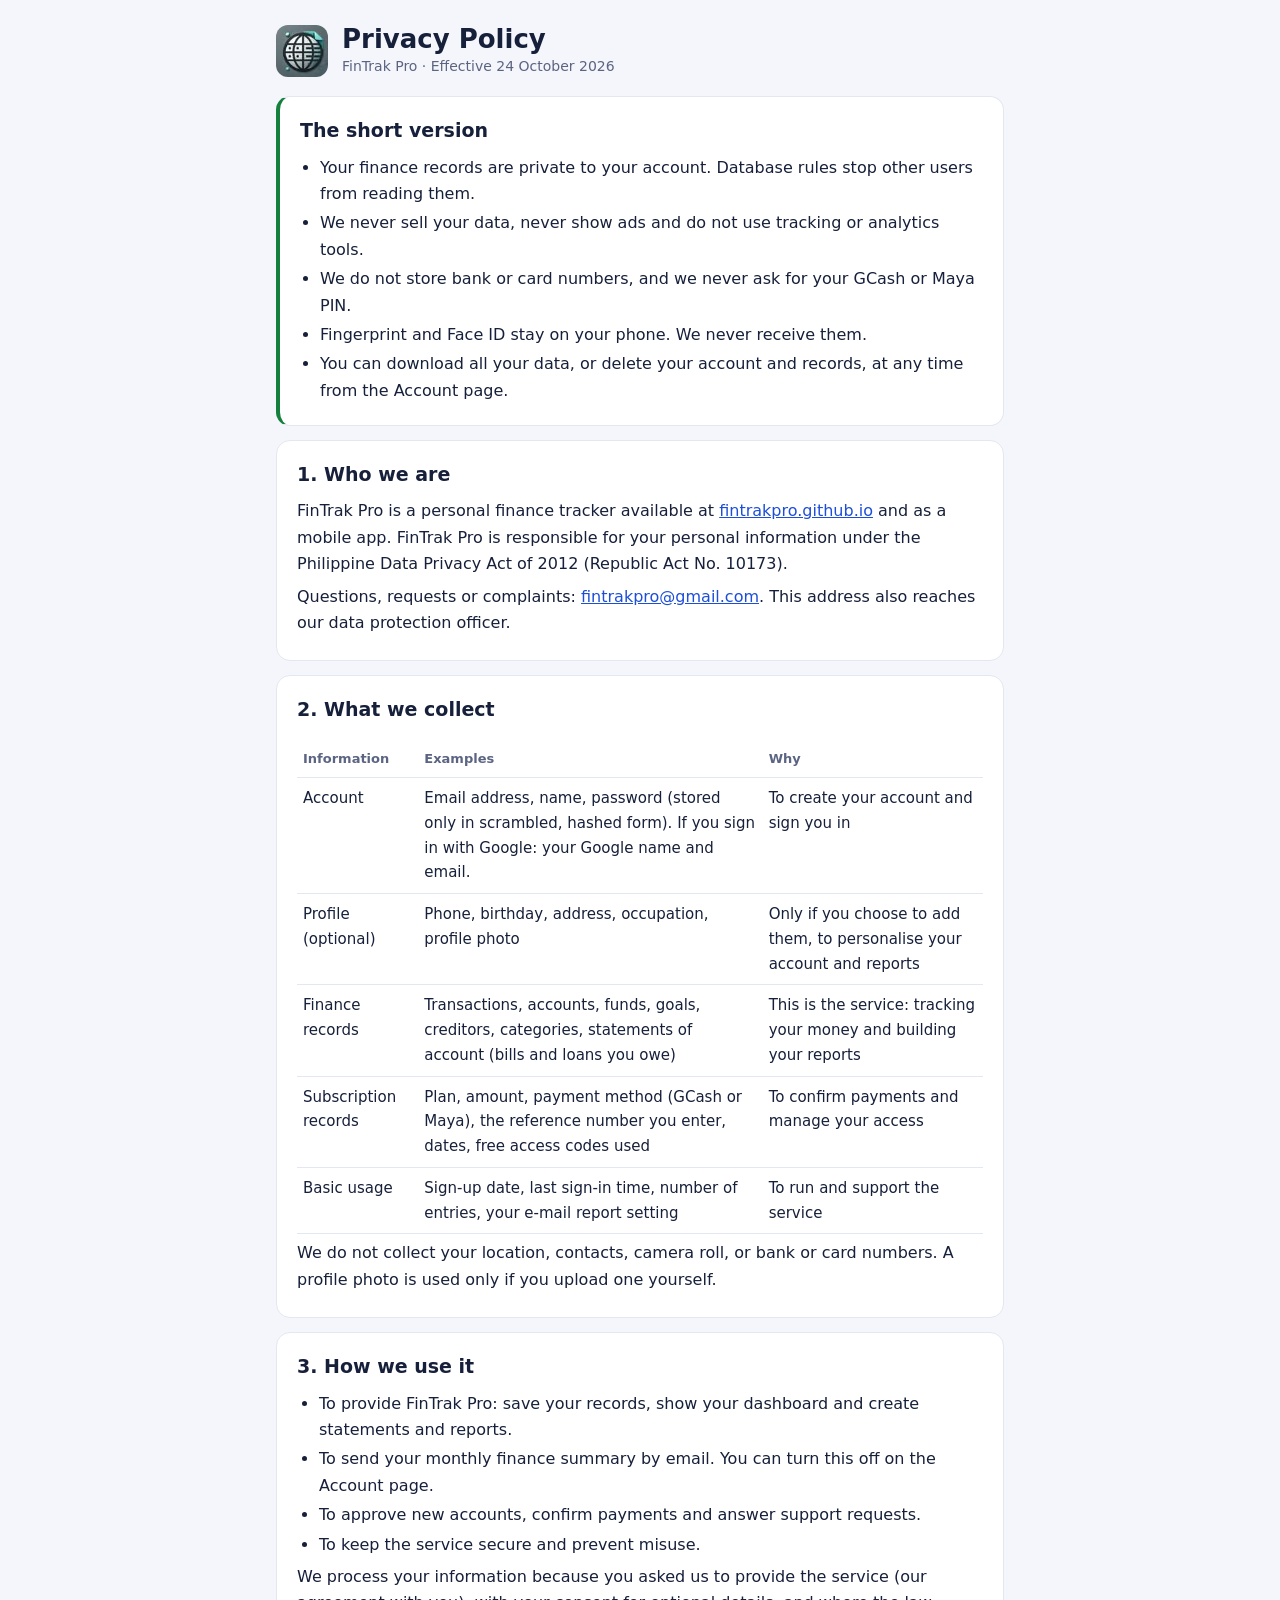
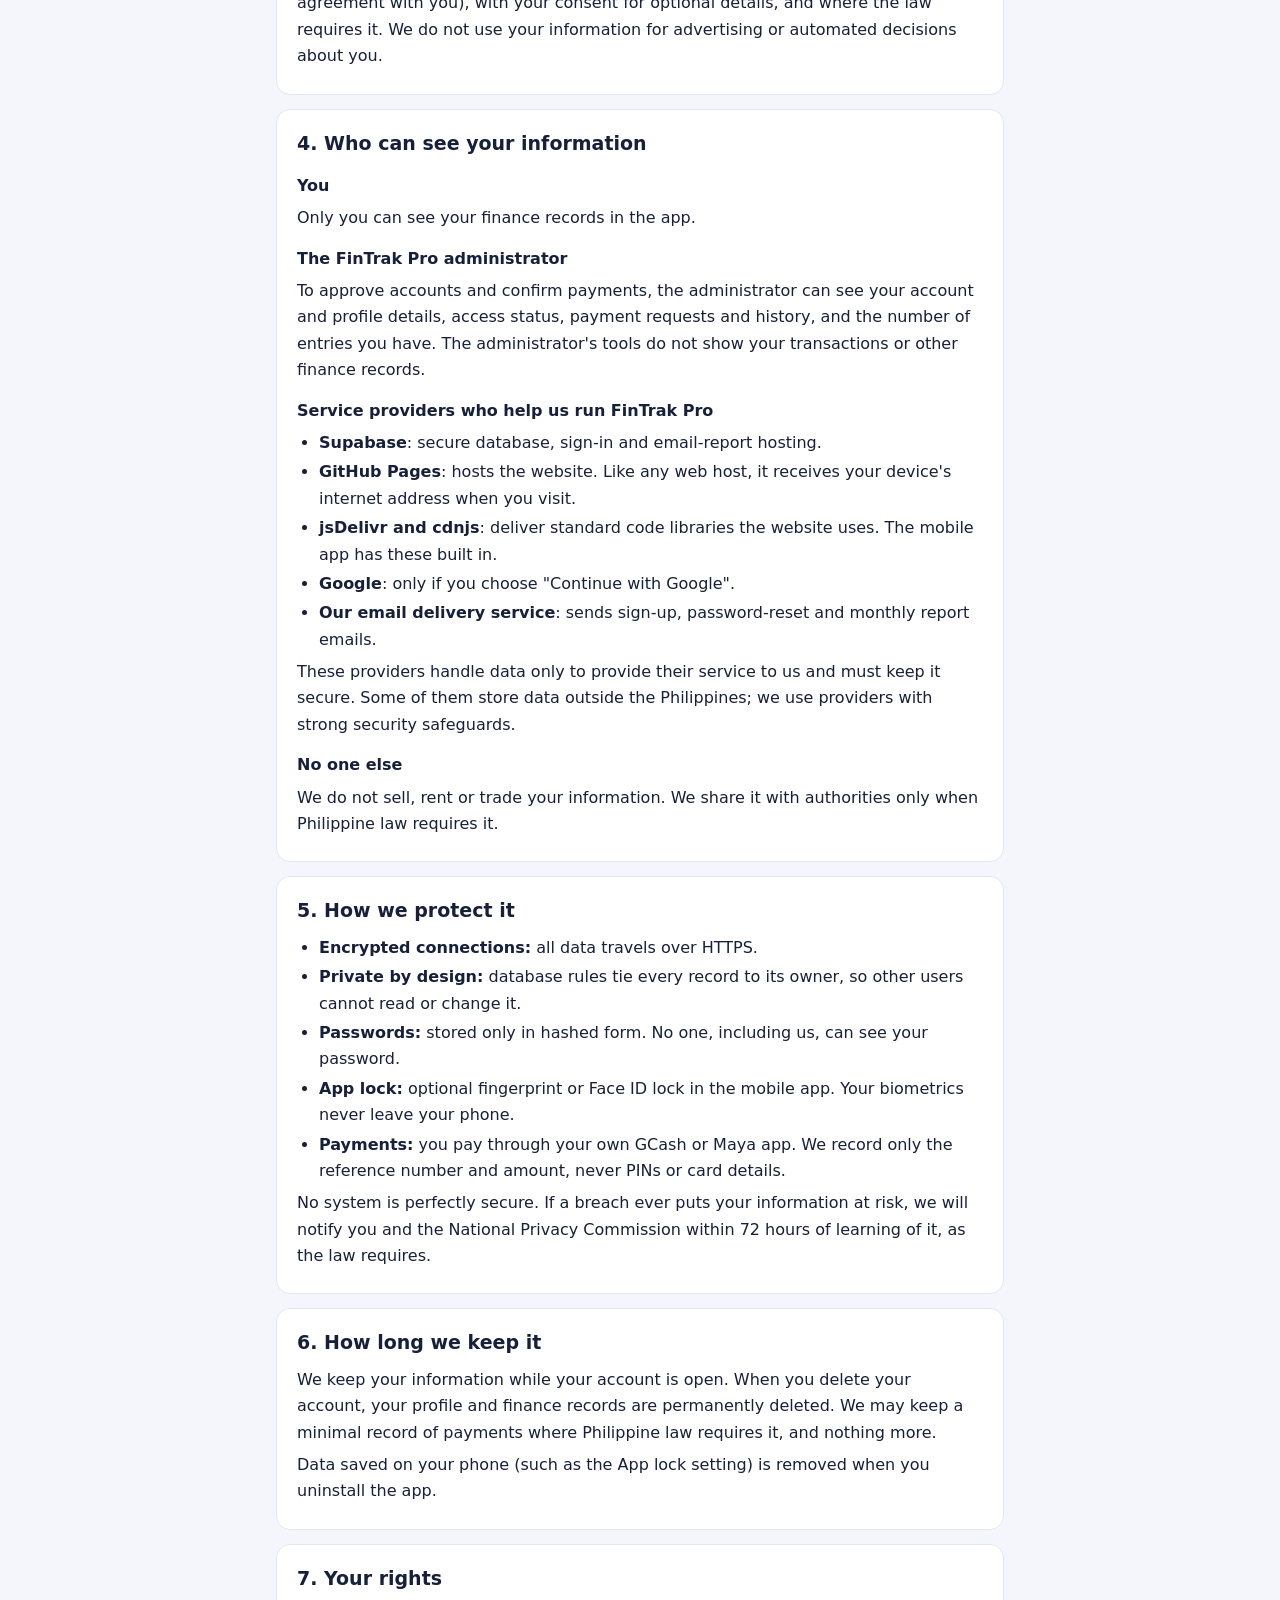
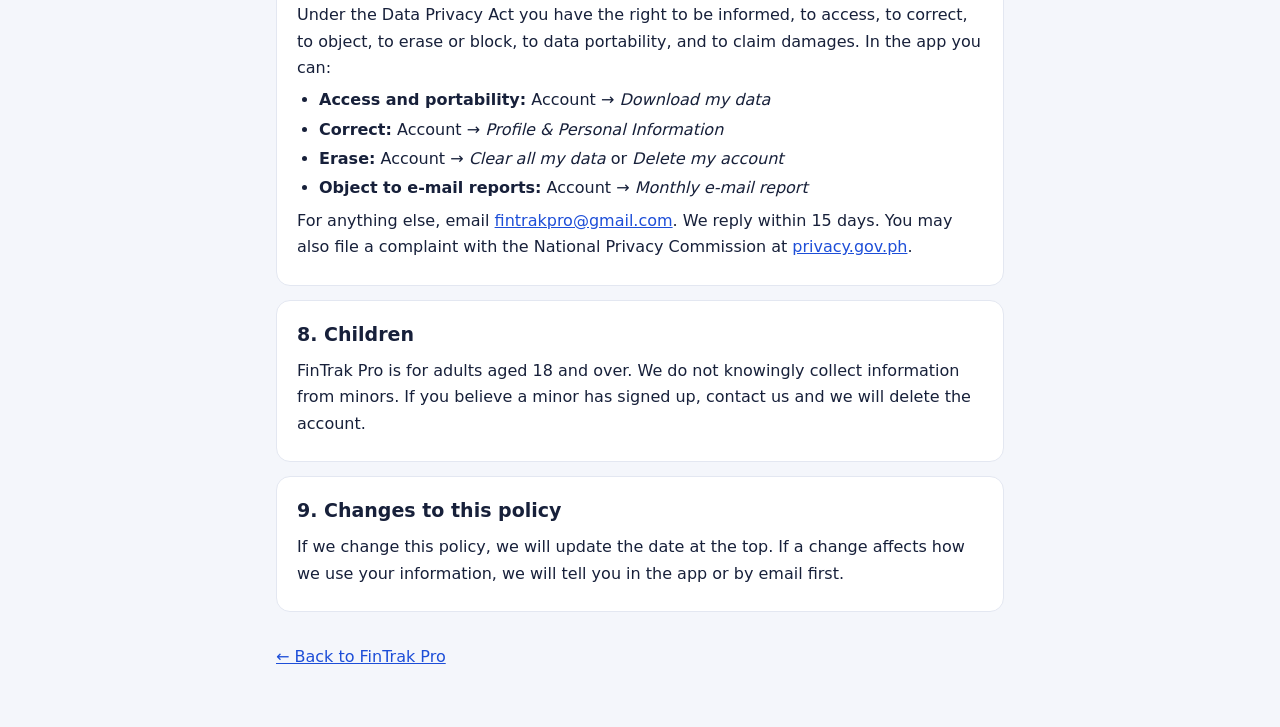
<file: privacy.html>
<!DOCTYPE html>
<html lang="en"><head><meta charset="utf-8">
<meta name="viewport" content="width=device-width, initial-scale=1, viewport-fit=cover">
<title>Privacy Policy — FinTrak Pro</title>
<meta name="description" content="How FinTrak Pro collects, uses and protects your personal and financial information.">
<link rel="icon" href="assets/logo.jpg">
<style>
:root{--bg:#f4f6fb;--card:#fff;--tx:#17203a;--mu:#5b6482;--ac:#1d4ed8;--bd:#e3e7f1;--ok:#15803d}
@media (prefers-color-scheme:dark){:root:not([data-theme="light"]){--bg:#0e1424;--card:#171f35;--tx:#e8ecf8;--mu:#a3aed0;--ac:#7ea6ff;--bd:#26304f;--ok:#4ade80}}
:root[data-theme="dark"]{--bg:#0e1424;--card:#171f35;--tx:#e8ecf8;--mu:#a3aed0;--ac:#7ea6ff;--bd:#26304f;--ok:#4ade80}
*{box-sizing:border-box}
body{margin:0;background:var(--bg);color:var(--tx);font:16px/1.65 system-ui,-apple-system,Segoe UI,Roboto,sans-serif;padding:env(safe-area-inset-top,0) 0 env(safe-area-inset-bottom,0)}
.wrap{max-width:760px;margin:0 auto;padding:24px 16px 56px}
header{display:flex;gap:14px;align-items:center;margin-bottom:18px}
header img{width:52px;height:52px;border-radius:12px}
h1{font-size:26px;line-height:1.2;margin:0}
.meta{color:var(--mu);font-size:14px}
.card{background:var(--card);border:1px solid var(--bd);border-radius:14px;padding:18px 20px;margin:14px 0}
.sum{border-left:4px solid var(--ok)}
.sum ul{margin:6px 0 0;padding-left:20px}
h2{font-size:19px;margin:0 0 8px}
h3{font-size:16px;margin:14px 0 4px}
p{margin:6px 0}
ul{margin:6px 0;padding-left:22px}
li{margin:3px 0}
table{width:100%;border-collapse:collapse;font-size:15px;margin-top:6px}
th,td{text-align:left;vertical-align:top;padding:8px 6px;border-bottom:1px solid var(--bd)}
th{color:var(--mu);font-weight:600;font-size:13px}
.tw{overflow-x:auto}
a{color:var(--ac)}
.back{display:inline-block;margin-top:18px}
</style>
</head><body><div class="wrap">

<header>
  <img src="assets/logo.jpg" alt="">
  <div><h1>Privacy Policy</h1><div class="meta">FinTrak Pro · Effective 24 October 2026</div></div>
</header>

<div class="card sum">
  <h2>The short version</h2>
  <ul>
    <li>Your finance records are private to your account. Database rules stop other users from reading them.</li>
    <li>We never sell your data, never show ads and do not use tracking or analytics tools.</li>
    <li>We do not store bank or card numbers, and we never ask for your GCash or Maya PIN.</li>
    <li>Fingerprint and Face ID stay on your phone. We never receive them.</li>
    <li>You can download all your data, or delete your account and records, at any time from the Account page.</li>
  </ul>
</div>

<div class="card">
  <h2>1. Who we are</h2>
  <p>FinTrak Pro is a personal finance tracker available at <a href="https://fintrakpro.github.io/">fintrakpro.github.io</a> and as a mobile app. FinTrak Pro is responsible for your personal information under the Philippine Data Privacy Act of 2012 (Republic Act No. 10173).</p>
  <p>Questions, requests or complaints: <a href="mailto:fintrakpro@gmail.com">fintrakpro@gmail.com</a>. This address also reaches our data protection officer.</p>
</div>

<div class="card">
  <h2>2. What we collect</h2>
  <div class="tw"><table>
    <tr><th>Information</th><th>Examples</th><th>Why</th></tr>
    <tr><td>Account</td><td>Email address, name, password (stored only in scrambled, hashed form). If you sign in with Google: your Google name and email.</td><td>To create your account and sign you in</td></tr>
    <tr><td>Profile (optional)</td><td>Phone, birthday, address, occupation, profile photo</td><td>Only if you choose to add them, to personalise your account and reports</td></tr>
    <tr><td>Finance records</td><td>Transactions, accounts, funds, goals, creditors, categories, statements of account (bills and loans you owe)</td><td>This is the service: tracking your money and building your reports</td></tr>
    <tr><td>Subscription records</td><td>Plan, amount, payment method (GCash or Maya), the reference number you enter, dates, free access codes used</td><td>To confirm payments and manage your access</td></tr>
    <tr><td>Basic usage</td><td>Sign-up date, last sign-in time, number of entries, your e-mail report setting</td><td>To run and support the service</td></tr>
  </table></div>
  <p>We do not collect your location, contacts, camera roll, or bank or card numbers. A profile photo is used only if you upload one yourself.</p>
</div>

<div class="card">
  <h2>3. How we use it</h2>
  <ul>
    <li>To provide FinTrak Pro: save your records, show your dashboard and create statements and reports.</li>
    <li>To send your monthly finance summary by email. You can turn this off on the Account page.</li>
    <li>To approve new accounts, confirm payments and answer support requests.</li>
    <li>To keep the service secure and prevent misuse.</li>
  </ul>
  <p>We process your information because you asked us to provide the service (our agreement with you), with your consent for optional details, and where the law requires it. We do not use your information for advertising or automated decisions about you.</p>
</div>

<div class="card">
  <h2>4. Who can see your information</h2>
  <h3>You</h3>
  <p>Only you can see your finance records in the app.</p>
  <h3>The FinTrak Pro administrator</h3>
  <p>To approve accounts and confirm payments, the administrator can see your account and profile details, access status, payment requests and history, and the number of entries you have. The administrator's tools do not show your transactions or other finance records.</p>
  <h3>Service providers who help us run FinTrak Pro</h3>
  <ul>
    <li><b>Supabase</b>: secure database, sign-in and email-report hosting.</li>
    <li><b>GitHub Pages</b>: hosts the website. Like any web host, it receives your device's internet address when you visit.</li>
    <li><b>jsDelivr and cdnjs</b>: deliver standard code libraries the website uses. The mobile app has these built in.</li>
    <li><b>Google</b>: only if you choose "Continue with Google".</li>
    <li><b>Our email delivery service</b>: sends sign-up, password-reset and monthly report emails.</li>
  </ul>
  <p>These providers handle data only to provide their service to us and must keep it secure. Some of them store data outside the Philippines; we use providers with strong security safeguards.</p>
  <h3>No one else</h3>
  <p>We do not sell, rent or trade your information. We share it with authorities only when Philippine law requires it.</p>
</div>

<div class="card">
  <h2>5. How we protect it</h2>
  <ul>
    <li><b>Encrypted connections:</b> all data travels over HTTPS.</li>
    <li><b>Private by design:</b> database rules tie every record to its owner, so other users cannot read or change it.</li>
    <li><b>Passwords:</b> stored only in hashed form. No one, including us, can see your password.</li>
    <li><b>App lock:</b> optional fingerprint or Face ID lock in the mobile app. Your biometrics never leave your phone.</li>
    <li><b>Payments:</b> you pay through your own GCash or Maya app. We record only the reference number and amount, never PINs or card details.</li>
  </ul>
  <p>No system is perfectly secure. If a breach ever puts your information at risk, we will notify you and the National Privacy Commission within 72 hours of learning of it, as the law requires.</p>
</div>

<div class="card">
  <h2>6. How long we keep it</h2>
  <p>We keep your information while your account is open. When you delete your account, your profile and finance records are permanently deleted. We may keep a minimal record of payments where Philippine law requires it, and nothing more.</p>
  <p>Data saved on your phone (such as the App lock setting) is removed when you uninstall the app.</p>
</div>

<div class="card">
  <h2>7. Your rights</h2>
  <p>Under the Data Privacy Act you have the right to be informed, to access, to correct, to object, to erase or block, to data portability, and to claim damages. In the app you can:</p>
  <ul>
    <li><b>Access and portability:</b> Account → <i>Download my data</i></li>
    <li><b>Correct:</b> Account → <i>Profile &amp; Personal Information</i></li>
    <li><b>Erase:</b> Account → <i>Clear all my data</i> or <i>Delete my account</i></li>
    <li><b>Object to e-mail reports:</b> Account → <i>Monthly e-mail report</i></li>
  </ul>
  <p>For anything else, email <a href="mailto:fintrakpro@gmail.com">fintrakpro@gmail.com</a>. We reply within 15 days. You may also file a complaint with the National Privacy Commission at <a href="https://privacy.gov.ph">privacy.gov.ph</a>.</p>
</div>

<div class="card">
  <h2>8. Children</h2>
  <p>FinTrak Pro is for adults aged 18 and over. We do not knowingly collect information from minors. If you believe a minor has signed up, contact us and we will delete the account.</p>
</div>

<div class="card">
  <h2>9. Changes to this policy</h2>
  <p>If we change this policy, we will update the date at the top. If a change affects how we use your information, we will tell you in the app or by email first.</p>
</div>

<a class="back" href="./">← Back to FinTrak Pro</a>
</div></body></html>
</file>
<file: nexo-pos/fonts/fonts.css>
@font-face{font-family:'Barlow';font-style:normal;font-weight:500;font-display:swap;src:url(barlow-latin-500-normal.woff2) format('woff2')}
@font-face{font-family:'Barlow';font-style:normal;font-weight:600;font-display:swap;src:url(barlow-latin-600-normal.woff2) format('woff2')}
@font-face{font-family:'Barlow';font-style:normal;font-weight:700;font-display:swap;src:url(barlow-latin-700-normal.woff2) format('woff2')}
@font-face{font-family:'Inter';font-style:normal;font-weight:400;font-display:swap;src:url(inter-latin-400-normal.woff2) format('woff2')}
@font-face{font-family:'Inter';font-style:normal;font-weight:500;font-display:swap;src:url(inter-latin-500-normal.woff2) format('woff2')}
@font-face{font-family:'Inter';font-style:normal;font-weight:600;font-display:swap;src:url(inter-latin-600-normal.woff2) format('woff2')}
@font-face{font-family:'IBM Plex Mono';font-style:normal;font-weight:500;font-display:swap;src:url(ibm-plex-mono-latin-500-normal.woff2) format('woff2')}
@font-face{font-family:'IBM Plex Mono';font-style:normal;font-weight:600;font-display:swap;src:url(ibm-plex-mono-latin-600-normal.woff2) format('woff2')}
</file>
